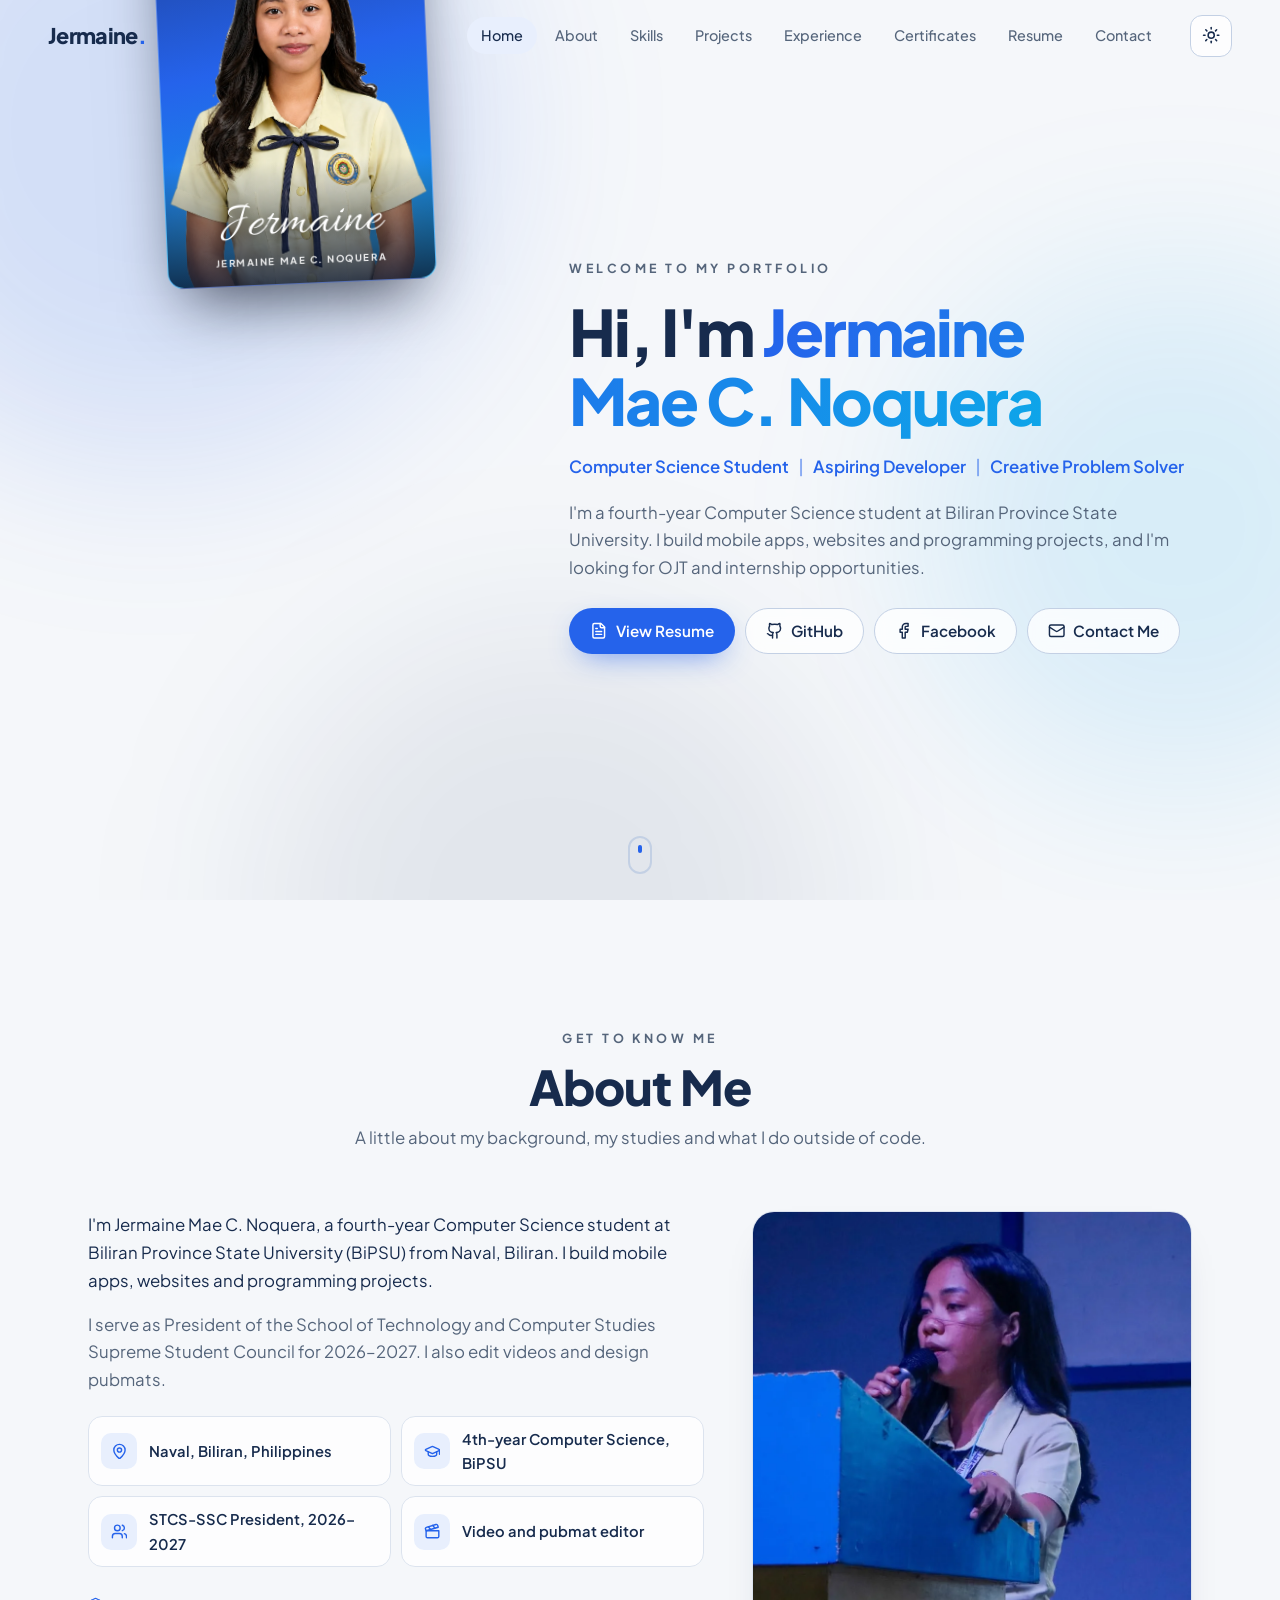
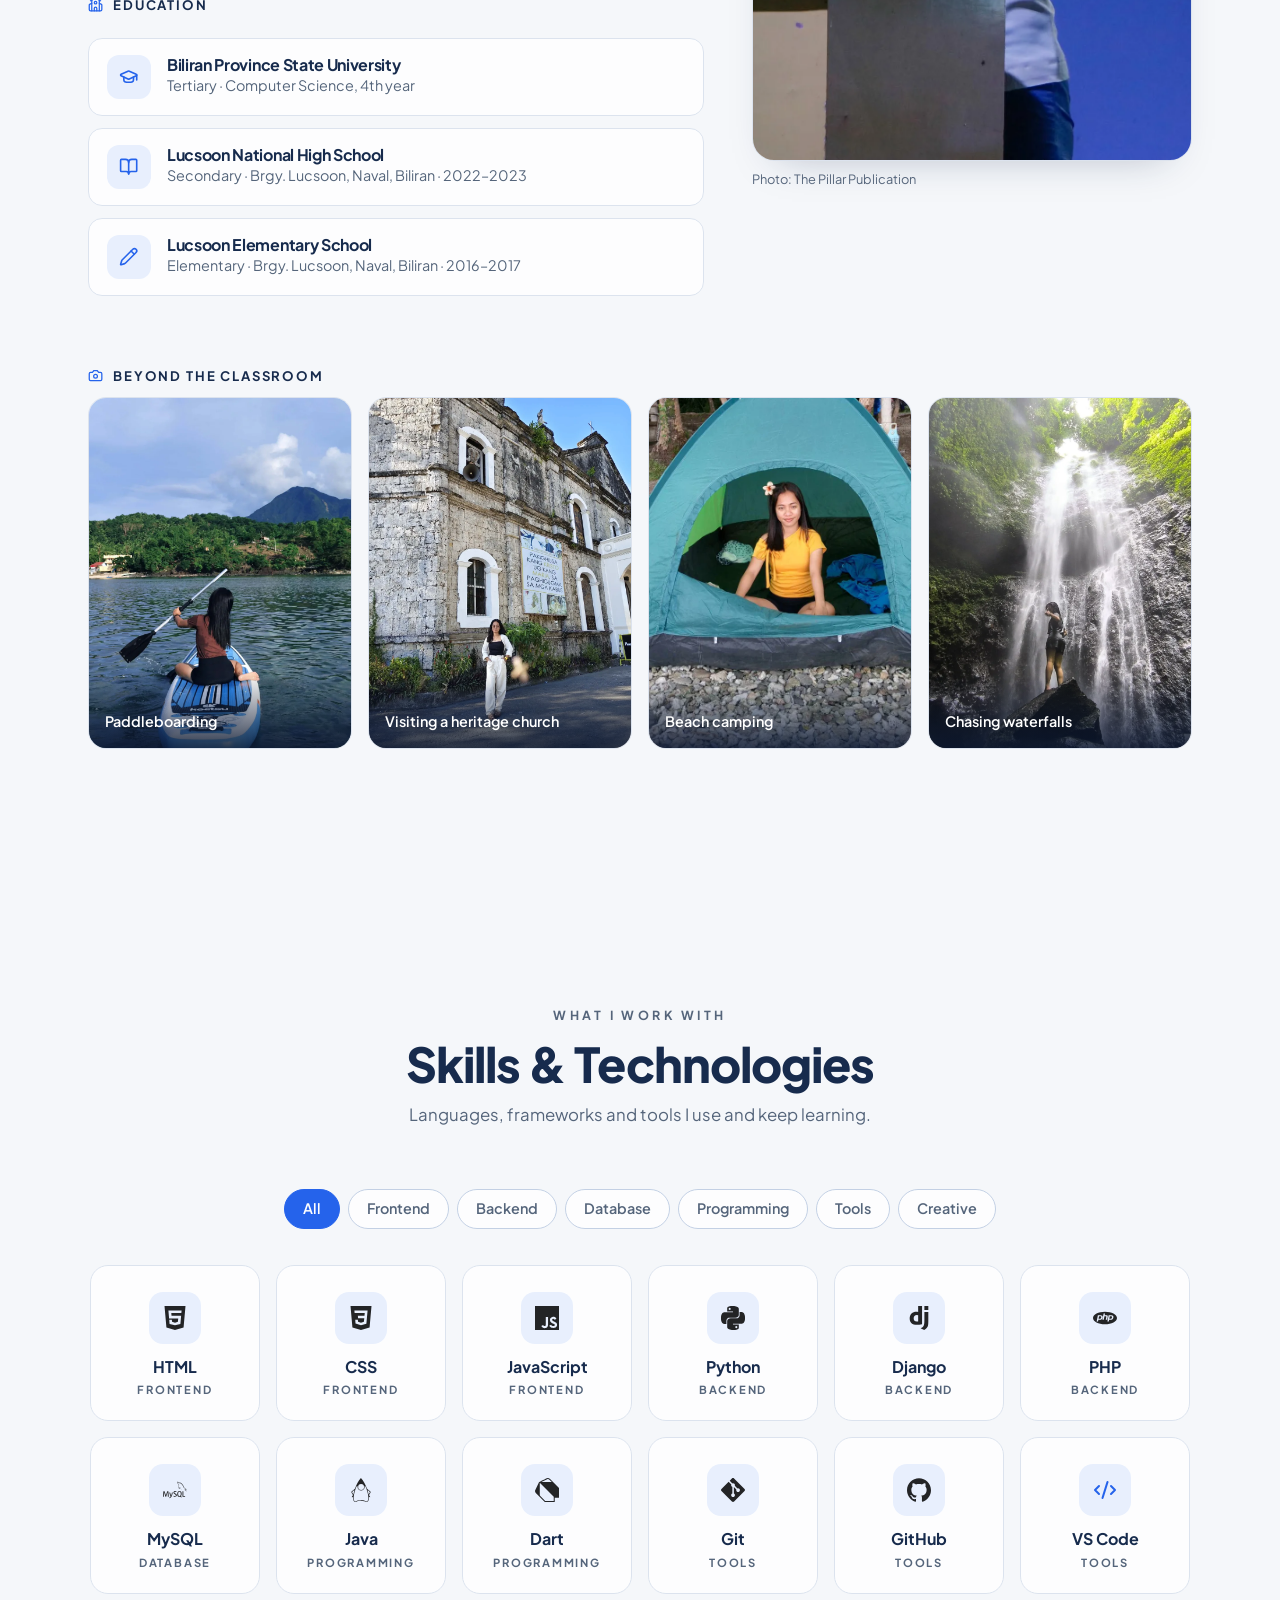
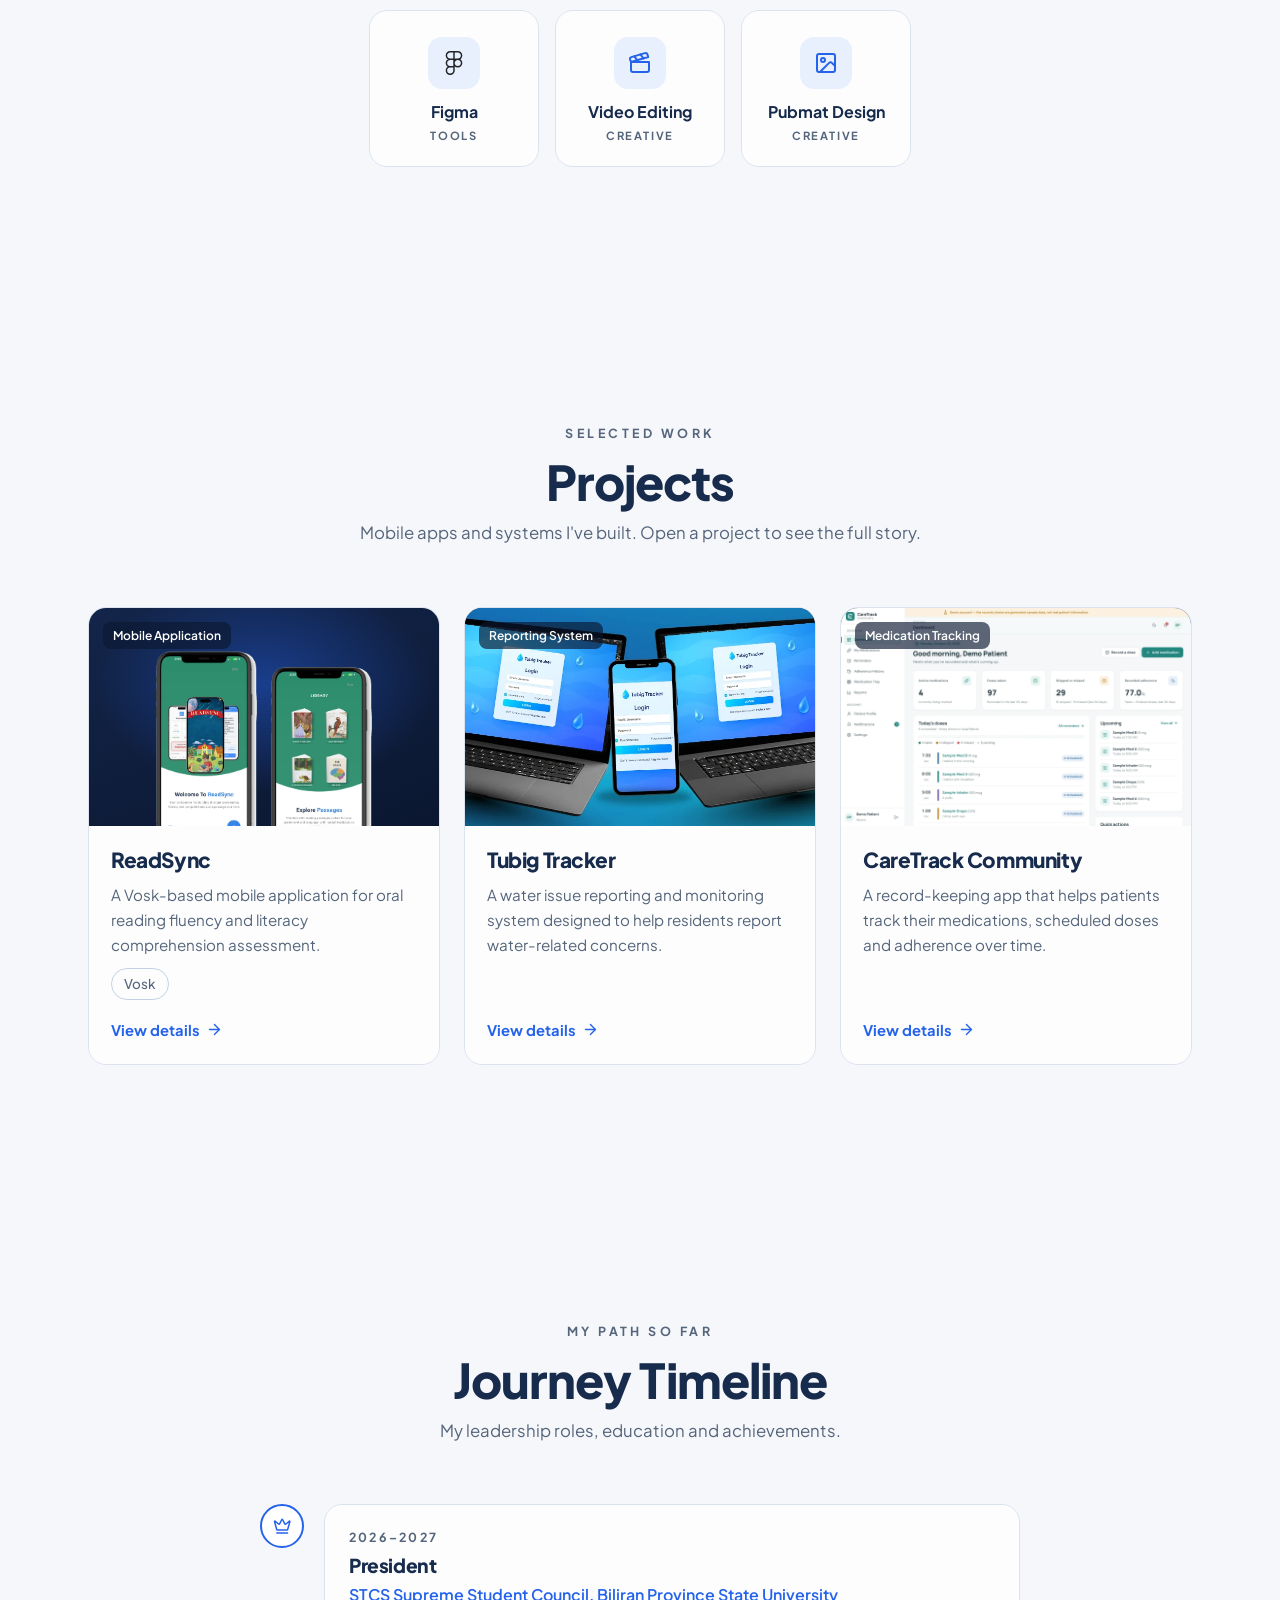
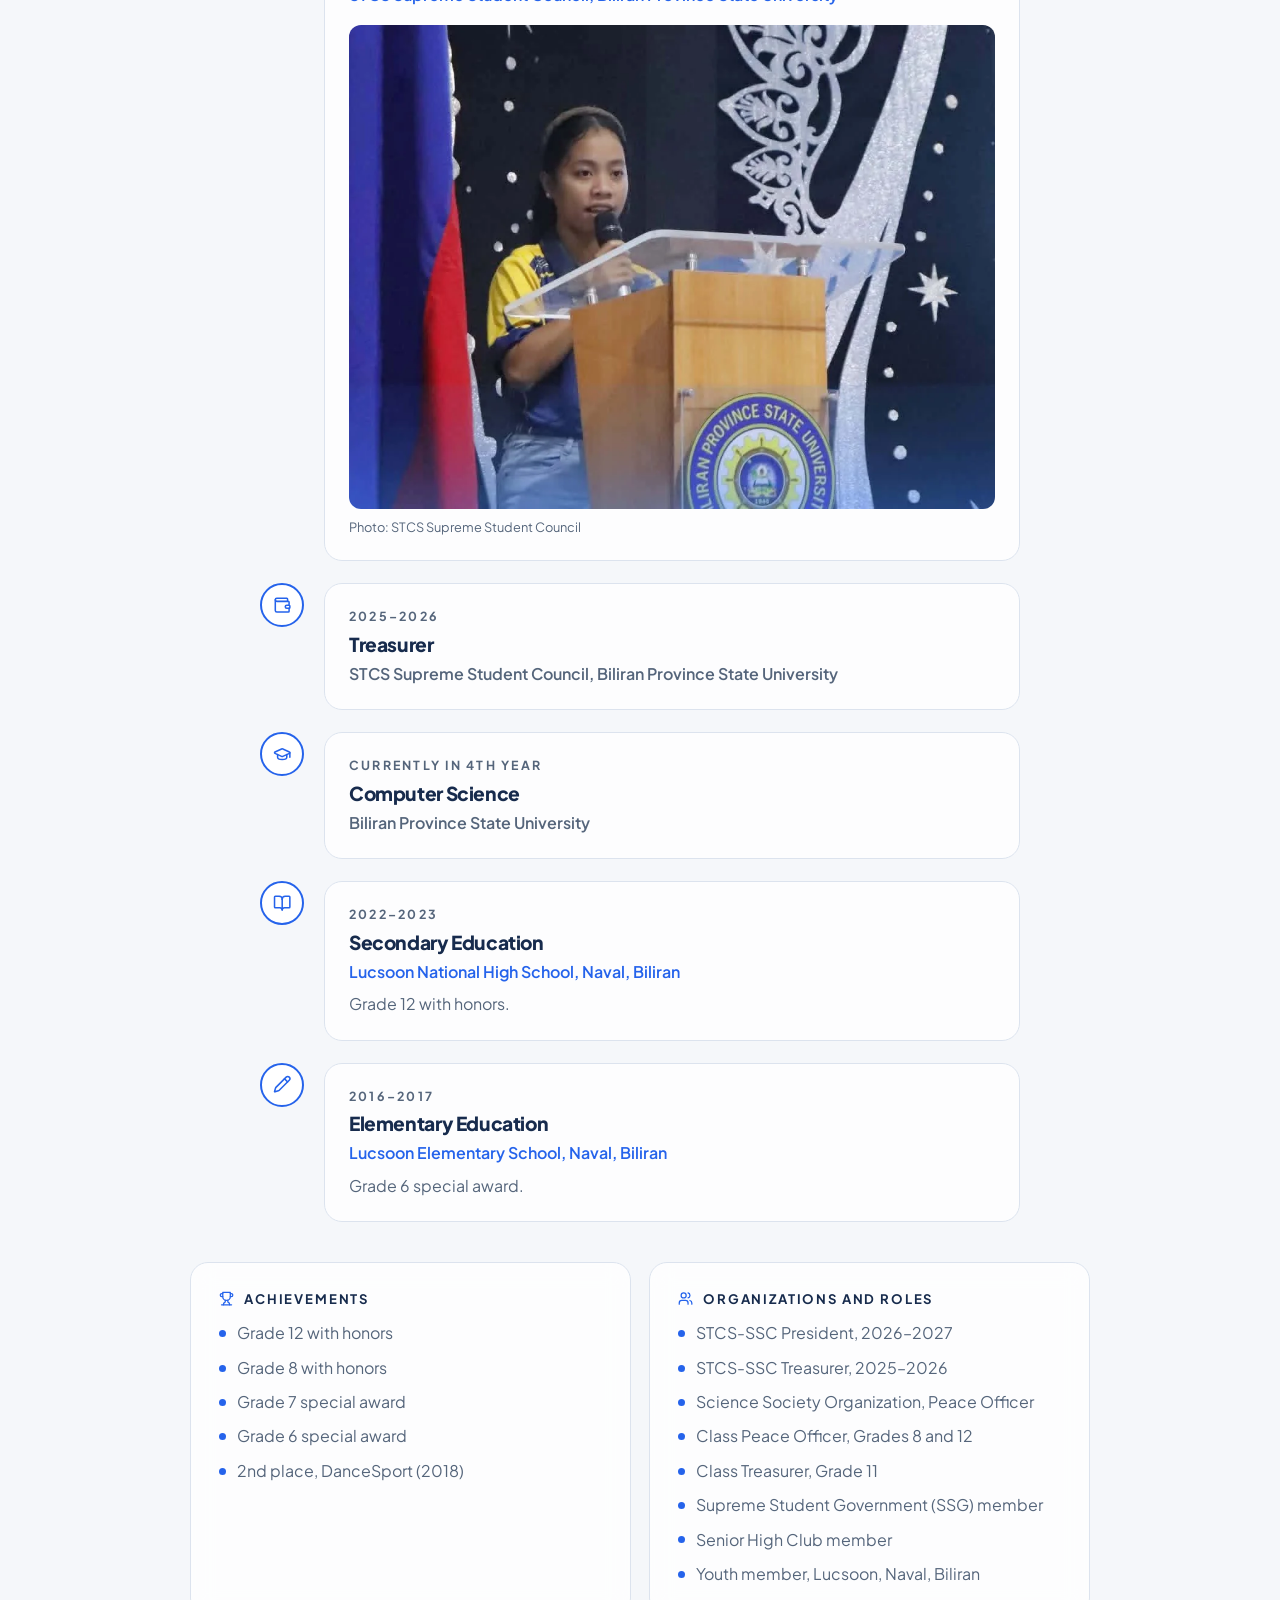
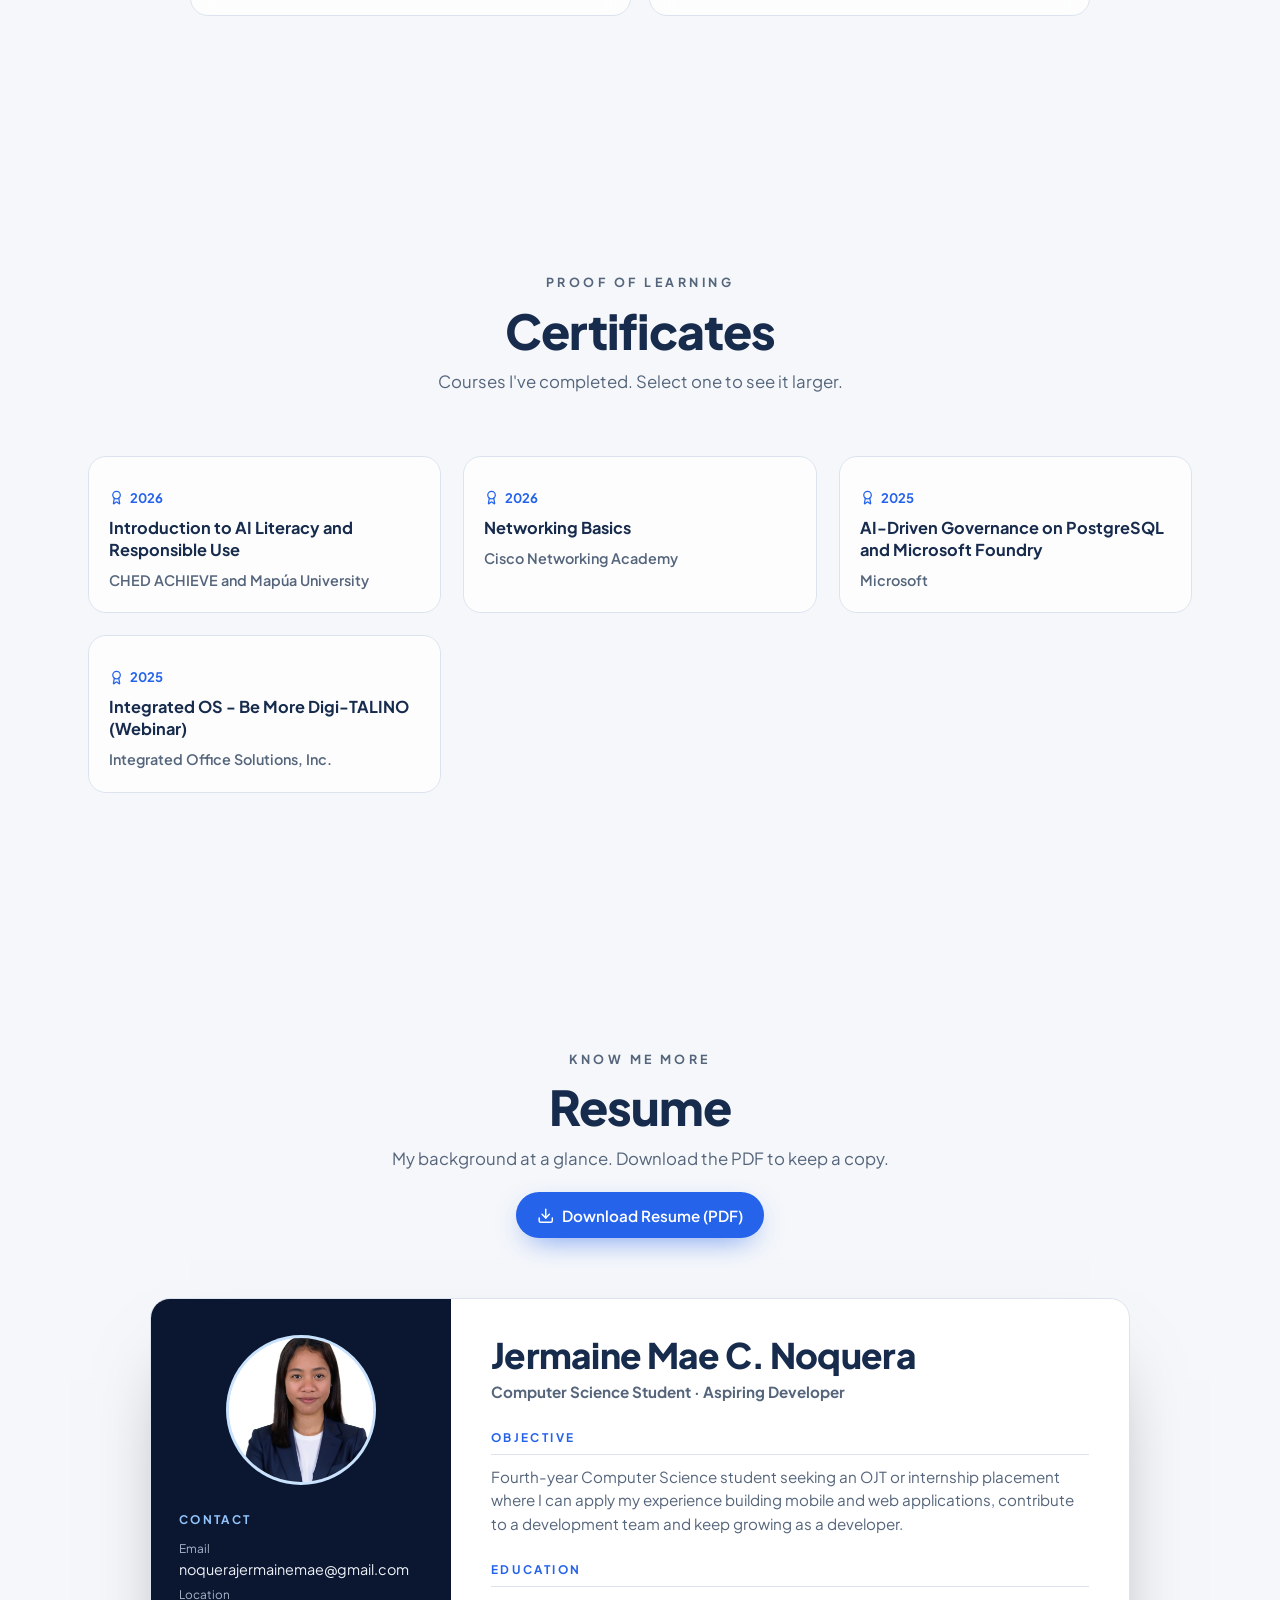
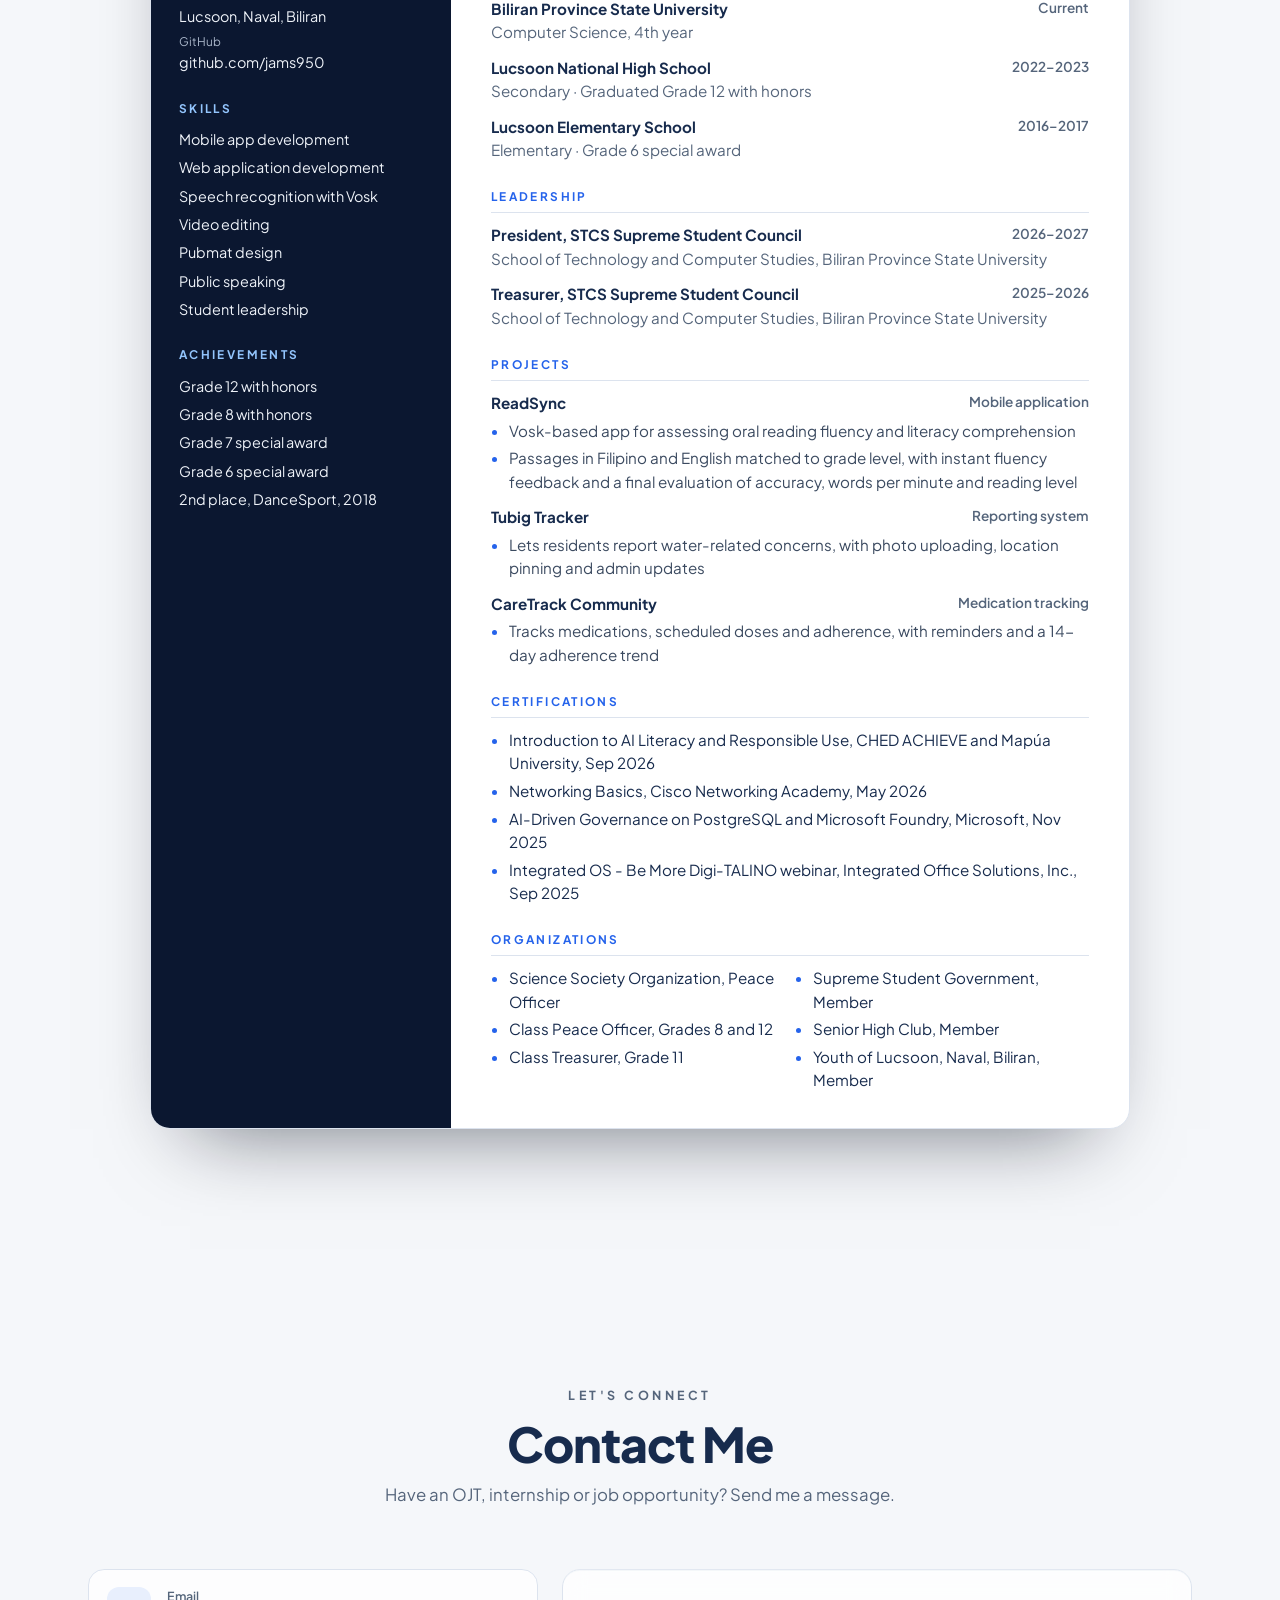
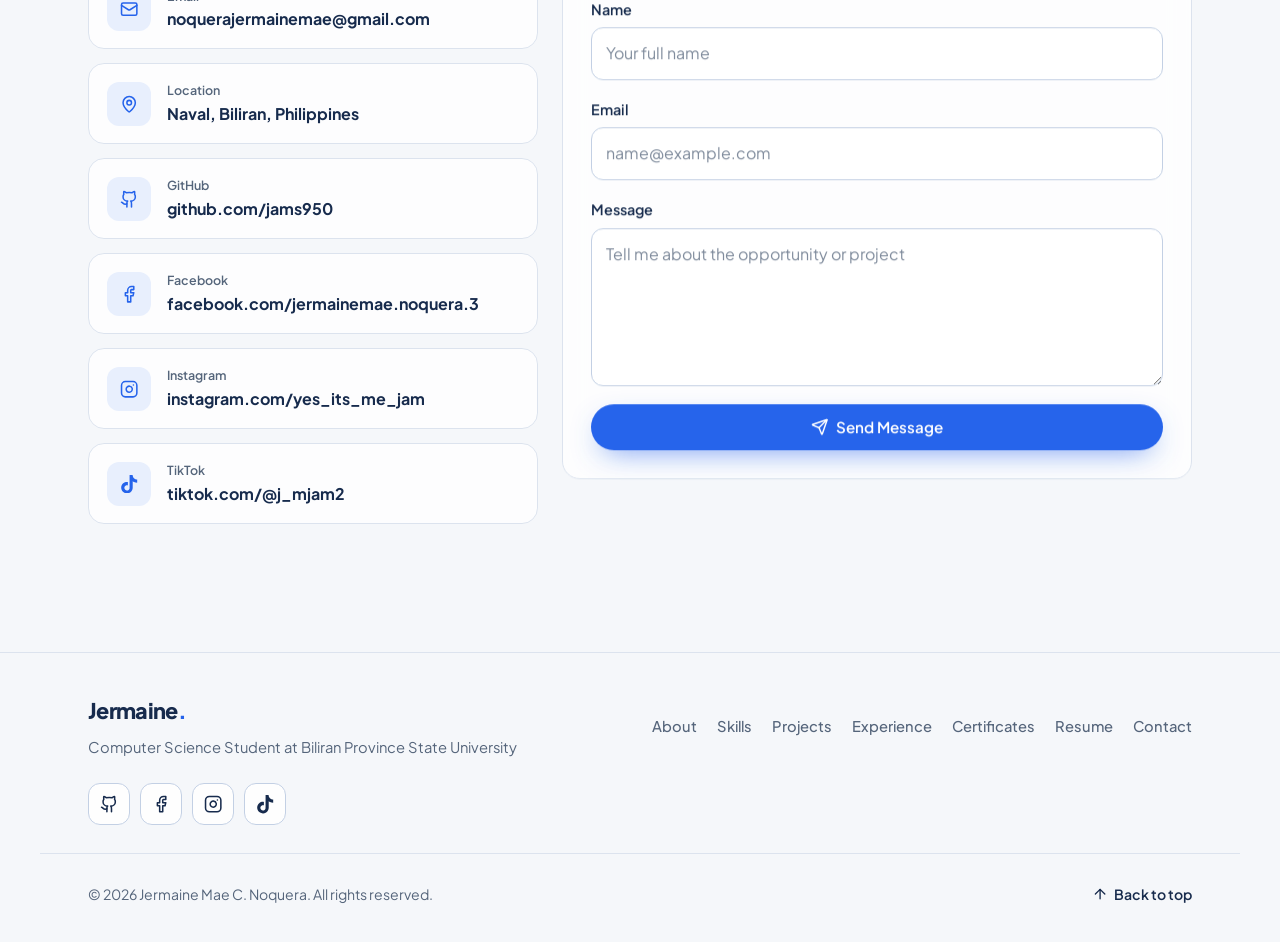
<file: index.html>
<!doctype html>
<html lang="en">
<head>
  <meta charset="utf-8">
  <meta name="viewport" content="width=device-width, initial-scale=1, viewport-fit=cover">
  <title>Jermaine Mae C. Noquera Portfolio</title>
  <meta name="description" content="Portfolio of Jermaine Mae C. Noquera, a Computer Science student and aspiring developer.">
  <meta name="theme-color" content="#0B1730">
  <link rel="icon" href="portfolio/assets/icons/favicon.svg" type="image/svg+xml">
  <link rel="preload" href="portfolio/assets/images/profile.webp" as="image">

  <!-- Runs before the page paints, so the saved theme never flickers. -->
  <script>
    (function () {
      var root = document.documentElement, saved = null;
      root.classList.add('js');
      try { saved = localStorage.getItem('portfolio-theme'); } catch (e) {}
      var dark = window.matchMedia && matchMedia('(prefers-color-scheme: dark)').matches;
      root.setAttribute('data-theme', saved === 'dark' || saved === 'light' ? saved : (dark ? 'dark' : 'light'));
    })();
  </script>

  <link rel="stylesheet" href="portfolio/css/themes.css">
  <link rel="stylesheet" href="portfolio/css/style.css">
  <link rel="stylesheet" href="portfolio/css/responsive.css">
</head>

<body>
  <a class="skip-link" href="#main">Skip to content</a>

  <!-- Soft background glows -->
  <div class="glow" aria-hidden="true"><span></span><span></span><span></span></div>

  <!-- ===== PRELOADER ===== -->
  <div class="preloader" aria-hidden="true">
    <p class="logo">Jermaine<span>.</span></p>
    <div class="preloader__bar"><span></span></div>
  </div>

  <!-- ===== NAVIGATION ===== -->
  <header class="nav" id="nav">
    <a class="logo" href="#home" aria-label="Jermaine, back to top">Jermaine<span>.</span></a>

    <nav class="nav__links" aria-label="Main">
      <a href="#home">Home</a>
      <a href="#about">About</a>
      <a href="#skills">Skills</a>
      <a href="#projects">Projects</a>
      <a href="#experience">Experience</a>
      <a href="#certificates">Certificates</a>
      <a href="#resume">Resume</a>
      <a href="#contact">Contact</a>
    </nav>

    <div class="nav__actions">
      <button class="theme-toggle" id="theme-toggle" type="button" aria-label="Switch color theme">
        <i data-lucide="sun" aria-hidden="true"></i>
        <i data-lucide="moon" aria-hidden="true"></i>
      </button>
      <button class="icon-btn nav__burger" id="menu-button" type="button" aria-expanded="false" aria-controls="mobile-menu" aria-label="Open menu">
        <i data-lucide="menu" aria-hidden="true"></i>
        <i data-lucide="x" aria-hidden="true"></i>
      </button>
    </div>
  </header>

  <div class="menu" id="mobile-menu" hidden>
    <nav aria-label="Mobile">
      <a href="#home">Home</a>
      <a href="#about">About</a>
      <a href="#skills">Skills</a>
      <a href="#projects">Projects</a>
      <a href="#experience">Experience</a>
      <a href="#certificates">Certificates</a>
      <a href="#resume">Resume</a>
      <a href="#contact">Contact</a>
    </nav>
  </div>

  <main id="main">

    <!-- ===== HERO ===== -->
    <!-- The ID card sits on the left. To move it right, add the class "hero--card-right". -->
    <section class="hero" id="home">
      <div class="hero__card-zone">
        <!-- The hanging ID card. Drag it to swing it (js/lanyard.js). -->
        <div class="lanyard" id="lanyard">
          <canvas class="lanyard__strap" aria-hidden="true"></canvas>
          <div class="id-card" id="id-card" role="img" aria-label="ID card with a photo of Jermaine Mae C. Noquera. Drag it to swing it.">
            <span class="id-card__clip" aria-hidden="true"></span>
            <div class="id-card__face">
              <div class="id-card__top">
                <span class="id-card__brand">JMN</span>
                <span class="id-card__tag">Computer Science</span>
              </div>
              <!-- To change your photo, replace assets/images/profile.webp -->
              <img class="id-card__photo" src="portfolio/assets/images/profile.webp" width="997" height="1328" alt="" draggable="false">
              <div class="id-card__bottom">
                <p class="id-card__script">Jermaine</p>
                <p class="id-card__full">Jermaine Mae C. Noquera</p>
              </div>
            </div>
          </div>
        </div>
      </div>

      <div class="hero__content">
        <p class="eyebrow" data-hero>Welcome to my portfolio</p>
        <h1 class="hero__title" data-hero>Hi, I'm <span class="gradient-text">Jermaine Mae C. Noquera</span></h1>
        <p class="hero__role" data-hero>Computer Science Student <span aria-hidden="true">|</span> Aspiring Developer <span aria-hidden="true">|</span> Creative Problem Solver</p>
        <p class="hero__intro" data-hero>I'm a fourth-year Computer Science student at Biliran Province State University. I build mobile apps, websites and programming projects, and I'm looking for OJT and internship opportunities.</p>
        <div class="hero__cta" data-hero>
          <a class="btn btn--primary" href="#resume"><i data-lucide="file-text" aria-hidden="true"></i>View Resume</a>
          <a class="btn btn--soft" data-config="social.github" data-name="GitHub" data-text><i data-lucide="github" aria-hidden="true"></i>GitHub</a>
          <a class="btn btn--soft" data-config="social.facebook" data-name="Facebook" data-text><i data-lucide="facebook" aria-hidden="true"></i>Facebook</a>
          <a class="btn btn--soft" href="#contact"><i data-lucide="mail" aria-hidden="true"></i>Contact Me</a>
        </div>
      </div>

      <a class="scroll-cue" href="#about" aria-label="Scroll to About"><span></span></a>
    </section>

    <!-- ===== ABOUT ===== -->
    <section class="section" id="about">
      <div class="wrap">
        <header class="section-head" data-reveal>
          <p class="eyebrow">Get to know me</p>
          <h2>About Me</h2>
          <p class="section-head__sub">A little about my background, my studies and what I do outside of code.</p>
        </header>

        <div class="about">
          <div class="about__story" data-reveal>
            <p>I'm Jermaine Mae C. Noquera, a fourth-year Computer Science student at Biliran Province State University (BiPSU) from Naval, Biliran. I build mobile apps, websites and programming projects.</p>
            <p>I serve as President of the School of Technology and Computer Studies Supreme Student Council for 2026–2027. I also edit videos and design pubmats.</p>

            <ul class="quick-facts">
              <li><span class="tile-icon"><i data-lucide="map-pin" aria-hidden="true"></i></span>Naval, Biliran, Philippines</li>
              <li><span class="tile-icon"><i data-lucide="graduation-cap" aria-hidden="true"></i></span>4th-year Computer Science, BiPSU</li>
              <li><span class="tile-icon"><i data-lucide="users" aria-hidden="true"></i></span>STCS-SSC President, 2026–2027</li>
              <li><span class="tile-icon"><i data-lucide="clapperboard" aria-hidden="true"></i></span>Video and pubmat editor</li>
            </ul>

            <h3 class="mini-title"><i data-lucide="school" aria-hidden="true"></i>Education</h3>
            <!-- EDIT: copy an .edu-card to add a school. -->
            <div class="edu-list">
              <article class="edu-card">
                <span class="tile-icon"><i data-lucide="graduation-cap" aria-hidden="true"></i></span>
                <div>
                  <h3>Biliran Province State University</h3>
                  <p>Tertiary · Computer Science, 4th year</p>
                </div>
              </article>
              <article class="edu-card">
                <span class="tile-icon"><i data-lucide="book-open" aria-hidden="true"></i></span>
                <div>
                  <h3>Lucsoon National High School</h3>
                  <p>Secondary · Brgy. Lucsoon, Naval, Biliran · 2022–2023</p>
                </div>
              </article>
              <article class="edu-card">
                <span class="tile-icon"><i data-lucide="pencil" aria-hidden="true"></i></span>
                <div>
                  <h3>Lucsoon Elementary School</h3>
                  <p>Elementary · Brgy. Lucsoon, Naval, Biliran · 2016–2017</p>
                </div>
              </article>
            </div>
          </div>

          <figure class="about__photo" data-reveal>
            <img src="portfolio/assets/images/speaking-pillar.webp" width="900" height="1125" loading="lazy"
                 alt="Jermaine speaking at a podium during a school event">
            <figcaption>Photo: The Pillar Publication</figcaption>
          </figure>
        </div>

        <!-- EDIT: photos live in assets/images/. Copy a <figure> to add one. -->
        <div class="life" data-reveal>
          <h3 class="mini-title"><i data-lucide="camera" aria-hidden="true"></i>Beyond the classroom</h3>
          <div class="life__grid">
            <figure><img src="portfolio/assets/images/life-paddleboard.webp" width="900" height="1200" loading="lazy" alt="Jermaine paddleboarding toward a green, mountainous shore"><figcaption>Paddleboarding</figcaption></figure>
            <figure><img src="portfolio/assets/images/life-church.webp" width="900" height="1200" loading="lazy" alt="Jermaine standing in front of an old stone church"><figcaption>Visiting a heritage church</figcaption></figure>
            <figure><img src="portfolio/assets/images/life-camping.webp" width="900" height="780" loading="lazy" alt="Jermaine smiling inside a tent on a pebble beach"><figcaption>Beach camping</figcaption></figure>
            <figure><img src="portfolio/assets/images/life-waterfall.webp" width="900" height="1200" loading="lazy" alt="Jermaine standing on a rock beneath a tall waterfall"><figcaption>Chasing waterfalls</figcaption></figure>
          </div>
        </div>
      </div>
    </section>

    <!-- ===== SKILLS ===== -->
    <section class="section" id="skills">
      <div class="wrap">
        <header class="section-head" data-reveal>
          <p class="eyebrow">What I work with</p>
          <h2>Skills &amp; Technologies</h2>
          <p class="section-head__sub">Languages, frameworks and tools I use and keep learning.</p>
        </header>

        <div class="filters" role="group" aria-label="Filter skills" data-reveal>
          <button type="button" class="filter is-active" data-filter="all" aria-pressed="true">All</button>
          <button type="button" class="filter" data-filter="frontend" aria-pressed="false">Frontend</button>
          <button type="button" class="filter" data-filter="backend" aria-pressed="false">Backend</button>
          <button type="button" class="filter" data-filter="database" aria-pressed="false">Database</button>
          <button type="button" class="filter" data-filter="programming" aria-pressed="false">Programming</button>
          <button type="button" class="filter" data-filter="tools" aria-pressed="false">Tools</button>
          <button type="button" class="filter" data-filter="creative" aria-pressed="false">Creative</button>
        </div>

        <!-- EDIT: to add a skill, copy one <li>. Put its SVG logo in assets/icons/. -->
        <ul class="skill-grid" id="skill-grid">
          <li class="skill" data-category="frontend"><span class="skill__icon"><img src="portfolio/assets/icons/html5.svg" alt="" width="24" height="24"></span><h3>HTML</h3><p>Frontend</p></li>
          <li class="skill" data-category="frontend"><span class="skill__icon"><img src="portfolio/assets/icons/css3.svg" alt="" width="24" height="24"></span><h3>CSS</h3><p>Frontend</p></li>
          <li class="skill" data-category="frontend"><span class="skill__icon"><img src="portfolio/assets/icons/javascript.svg" alt="" width="24" height="24"></span><h3>JavaScript</h3><p>Frontend</p></li>
          <li class="skill" data-category="backend"><span class="skill__icon"><img src="portfolio/assets/icons/python.svg" alt="" width="24" height="24"></span><h3>Python</h3><p>Backend</p></li>
          <li class="skill" data-category="backend"><span class="skill__icon"><img src="portfolio/assets/icons/django.svg" alt="" width="24" height="24"></span><h3>Django</h3><p>Backend</p></li>
          <li class="skill" data-category="backend"><span class="skill__icon"><img src="portfolio/assets/icons/php.svg" alt="" width="24" height="24"></span><h3>PHP</h3><p>Backend</p></li>
          <li class="skill" data-category="database"><span class="skill__icon"><img src="portfolio/assets/icons/mysql.svg" alt="" width="24" height="24"></span><h3>MySQL</h3><p>Database</p></li>
          <li class="skill" data-category="programming"><span class="skill__icon"><img src="portfolio/assets/icons/openjdk.svg" alt="" width="24" height="24"></span><h3>Java</h3><p>Programming</p></li>
          <li class="skill" data-category="programming"><span class="skill__icon"><img src="portfolio/assets/icons/dart.svg" alt="" width="24" height="24"></span><h3>Dart</h3><p>Programming</p></li>
          <li class="skill" data-category="tools"><span class="skill__icon"><img src="portfolio/assets/icons/git.svg" alt="" width="24" height="24"></span><h3>Git</h3><p>Tools</p></li>
          <li class="skill" data-category="tools"><span class="skill__icon"><img src="portfolio/assets/icons/github.svg" alt="" width="24" height="24"></span><h3>GitHub</h3><p>Tools</p></li>
          <li class="skill" data-category="tools"><span class="skill__icon skill__icon--lucide"><i data-lucide="code-xml" aria-hidden="true"></i></span><h3>VS Code</h3><p>Tools</p></li>
          <li class="skill" data-category="tools"><span class="skill__icon"><img src="portfolio/assets/icons/figma.svg" alt="" width="24" height="24"></span><h3>Figma</h3><p>Tools</p></li>
          <li class="skill" data-category="creative"><span class="skill__icon skill__icon--lucide"><i data-lucide="clapperboard" aria-hidden="true"></i></span><h3>Video Editing</h3><p>Creative</p></li>
          <li class="skill" data-category="creative"><span class="skill__icon skill__icon--lucide"><i data-lucide="image" aria-hidden="true"></i></span><h3>Pubmat Design</h3><p>Creative</p></li>
        </ul>
      </div>
    </section>

    <!-- ===== PROJECTS ===== -->
    <section class="section" id="projects">
      <div class="wrap">
        <header class="section-head" data-reveal>
          <p class="eyebrow">Selected work</p>
          <h2>Projects</h2>
          <p class="section-head__sub">Mobile apps and systems I've built. Open a project to see the full story.</p>
        </header>

        <div class="project-grid">
          <!-- EDIT: each card opens the matching detail page below (data-open="detail-id"). -->
          <article class="project-card" data-reveal>
            <button class="project-card__open" type="button" data-open="detail-readsync" aria-label="Open ReadSync details"></button>
            <div class="cover cover--phones">
              <span class="cover__chip">Mobile Application</span>
              <img src="portfolio/assets/projects/readsync-welcome.webp" width="546" height="1053" loading="lazy" alt="ReadSync welcome screen">
              <img src="portfolio/assets/projects/readsync-library.webp" width="546" height="1053" loading="lazy" alt="ReadSync passage library">
            </div>
            <div class="project-card__body">
              <h3>ReadSync</h3>
              <p>A Vosk-based mobile application for oral reading fluency and literacy comprehension assessment.</p>
              <ul class="tags"><li>Vosk</li></ul>
              <span class="link-arrow">View details <i data-lucide="arrow-right" aria-hidden="true"></i></span>
            </div>
          </article>

          <article class="project-card" data-reveal>
            <button class="project-card__open" type="button" data-open="detail-tubig" aria-label="Open Tubig Tracker details"></button>
            <div class="cover">
              <span class="cover__chip">Reporting System</span>
              <img src="portfolio/assets/projects/tubig-devices.webp" width="1080" height="430" loading="lazy" alt="Tubig Tracker login screen on two laptops and a phone">
            </div>
            <div class="project-card__body">
              <h3>Tubig Tracker</h3>
              <p>A water issue reporting and monitoring system designed to help residents report water-related concerns.</p>
              
              <span class="link-arrow">View details <i data-lucide="arrow-right" aria-hidden="true"></i></span>
            </div>
          </article>

          <article class="project-card" data-reveal>
            <button class="project-card__open" type="button" data-open="detail-caretrack" aria-label="Open CareTrack Community details"></button>
            <div class="cover cover--top">
              <span class="cover__chip">Medication Tracking</span>
              <img src="portfolio/assets/projects/caretrack-cover.webp" width="1440" height="900" loading="lazy" alt="CareTrack Community dashboard">
            </div>
            <div class="project-card__body">
              <h3>CareTrack Community</h3>
              <p>A record-keeping app that helps patients track their medications, scheduled doses and adherence over time.</p>
              
              <span class="link-arrow">View details <i data-lucide="arrow-right" aria-hidden="true"></i></span>
            </div>
          </article>
        </div>
      </div>
    </section>

    <!-- ===== JOURNEY TIMELINE ===== -->
    <section class="section" id="experience">
      <div class="wrap">
        <header class="section-head" data-reveal>
          <p class="eyebrow">My path so far</p>
          <h2>Journey Timeline</h2>
          <p class="section-head__sub">My leadership roles, education and achievements.</p>
        </header>

        <!-- EDIT: one <li> per milestone, newest first. -->
        <ol class="timeline">
          <li class="timeline__item" data-reveal>
            <span class="timeline__dot"><i data-lucide="crown" aria-hidden="true"></i></span>
            <article class="timeline__card">
              <p class="timeline__date">2026–2027</p>
              <h3>President</h3>
              <p class="timeline__place">STCS Supreme Student Council, Biliran Province State University</p>
              <figure class="timeline__photo">
                <img src="portfolio/assets/images/speaking-ssc.webp" width="1070" height="800" loading="lazy" alt="Jermaine speaking at the Biliran Province State University podium">
                <figcaption>Photo: STCS Supreme Student Council</figcaption>
              </figure>
            </article>
          </li>
          <li class="timeline__item" data-reveal>
            <span class="timeline__dot"><i data-lucide="wallet" aria-hidden="true"></i></span>
            <article class="timeline__card">
              <p class="timeline__date">2025–2026</p>
              <h3>Treasurer</h3>
              <p class="timeline__place">STCS Supreme Student Council, Biliran Province State University</p>
            </article>
          </li>
          <li class="timeline__item" data-reveal>
            <span class="timeline__dot"><i data-lucide="graduation-cap" aria-hidden="true"></i></span>
            <article class="timeline__card">
              <p class="timeline__date">Currently in 4th year</p>
              <h3>Computer Science</h3>
              <p class="timeline__place">Biliran Province State University</p>
            </article>
          </li>
          <li class="timeline__item" data-reveal>
            <span class="timeline__dot"><i data-lucide="book-open" aria-hidden="true"></i></span>
            <article class="timeline__card">
              <p class="timeline__date">2022–2023</p>
              <h3>Secondary Education</h3>
              <p class="timeline__place">Lucsoon National High School, Naval, Biliran</p>
              <p>Grade 12 with honors.</p>
            </article>
          </li>
          <li class="timeline__item" data-reveal>
            <span class="timeline__dot"><i data-lucide="pencil" aria-hidden="true"></i></span>
            <article class="timeline__card">
              <p class="timeline__date">2016–2017</p>
              <h3>Elementary Education</h3>
              <p class="timeline__place">Lucsoon Elementary School, Naval, Biliran</p>
              <p>Grade 6 special award.</p>
            </article>
          </li>
        </ol>

        <div class="honors">
          <section class="panel" data-reveal>
            <h3 class="mini-title"><i data-lucide="trophy" aria-hidden="true"></i>Achievements</h3>
            <ul class="bullets">
              <li>Grade 12 with honors</li>
              <li>Grade 8 with honors</li>
              <li>Grade 7 special award</li>
              <li>Grade 6 special award</li>
              <li>2nd place, DanceSport (2018)</li>
            </ul>
          </section>
          <section class="panel" data-reveal>
            <h3 class="mini-title"><i data-lucide="users" aria-hidden="true"></i>Organizations and Roles</h3>
            <ul class="bullets">
              <li>STCS-SSC President, 2026–2027</li>
              <li>STCS-SSC Treasurer, 2025–2026</li>
              <li>Science Society Organization, Peace Officer</li>
              <li>Class Peace Officer, Grades 8 and 12</li>
              <li>Class Treasurer, Grade 11</li>
              <li>Supreme Student Government (SSG) member</li>
              <li>Senior High Club member</li>
              <li>Youth member, Lucsoon, Naval, Biliran</li>
            </ul>
          </section>
        </div>
      </div>
    </section>

    <!-- ===== CERTIFICATES ===== -->
    <section class="section" id="certificates">
      <div class="wrap">
        <header class="section-head" data-reveal>
          <p class="eyebrow">Proof of learning</p>
          <h2>Certificates</h2>
          <p class="section-head__sub">Courses I've completed. Select one to see it larger.</p>
        </header>

        <!-- EDIT: copy a <li> to add a certificate. Images go in assets/certificates/. -->
        <ul class="cert-grid">
          <li data-reveal>
            <button class="cert" type="button" data-cert>
              <span class="cert__thumb"><img src="portfolio/assets/certificates/ai-literacy.webp" alt="Certificate of completion for Introduction to AI Literacy and Responsible Use" loading="lazy" width="727" height="515"></span>
              <span class="cert__year"><i data-lucide="award" aria-hidden="true"></i>2026</span>
              <span class="cert__title">Introduction to AI Literacy and Responsible Use</span>
              <span class="cert__issuer">CHED ACHIEVE and Mapúa University</span>
            </button>
          </li>
          <li data-reveal>
            <button class="cert" type="button" data-cert>
              <span class="cert__thumb"><img src="portfolio/assets/certificates/networking-basics.webp" alt="Cisco Networking Academy certificate for Networking Basics" loading="lazy" width="750" height="501"></span>
              <span class="cert__year"><i data-lucide="award" aria-hidden="true"></i>2026</span>
              <span class="cert__title">Networking Basics</span>
              <span class="cert__issuer">Cisco Networking Academy</span>
            </button>
          </li>
          <li data-reveal>
            <button class="cert" type="button" data-cert>
              <span class="cert__thumb"><img src="portfolio/assets/certificates/microsoft-ai-governance.webp" alt="Microsoft certificate for AI-Driven Governance on PostgreSQL and Microsoft Foundry" loading="lazy" width="1400" height="1056"></span>
              <span class="cert__year"><i data-lucide="award" aria-hidden="true"></i>2025</span>
              <span class="cert__title">AI-Driven Governance on PostgreSQL and Microsoft Foundry</span>
              <span class="cert__issuer">Microsoft</span>
            </button>
          </li>
          <li data-reveal>
            <button class="cert" type="button" data-cert>
              <span class="cert__thumb"><img src="portfolio/assets/certificates/integrated-os-webinar.webp" alt="Certificate of participation for the Integrated OS - Be More Digi-TALINO webinar" loading="lazy" width="1395" height="1093"></span>
              <span class="cert__year"><i data-lucide="award" aria-hidden="true"></i>2025</span>
              <span class="cert__title">Integrated OS - Be More Digi-TALINO (Webinar)</span>
              <span class="cert__issuer">Integrated Office Solutions, Inc.</span>
            </button>
          </li>
        </ul>
      </div>
    </section>

    <!-- ===== RESUME ===== -->
    <section class="section" id="resume">
      <div class="wrap">
        <header class="section-head" data-reveal>
          <p class="eyebrow">Know me more</p>
          <h2>Resume</h2>
          <p class="section-head__sub">My background at a glance. Download the PDF to keep a copy.</p>
          <div class="resume-actions">
            <a class="btn btn--primary" data-config="cv" data-name="Download Resume" data-text data-download><i data-lucide="download" aria-hidden="true"></i>Download Resume (PDF)</a>
          </div>
        </header>

        <!-- EDIT: keep this in step with assets/Jermaine-Noquera-Resume.pdf -->
        <article class="resume-sheet" data-reveal aria-label="Resume of Jermaine Mae C. Noquera">
          <aside class="resume-sheet__side">
            <img class="resume-sheet__photo" src="portfolio/assets/images/profile-formal.webp" width="580" height="558" loading="lazy" alt="Formal portrait of Jermaine Mae C. Noquera">

            <h4>Contact</h4>
            <ul class="resume-sheet__contact">
              <li><span>Email</span>noquerajermainemae@gmail.com</li>
              <li><span>Location</span>Lucsoon, Naval, Biliran</li>
              <li><span>GitHub</span>github.com/jams950</li>
            </ul>

            <h4>Skills</h4>
            <ul>
              <li>Mobile app development</li>
              <li>Web application development</li>
              <li>Speech recognition with Vosk</li>
              <li>Video editing</li>
              <li>Pubmat design</li>
              <li>Public speaking</li>
              <li>Student leadership</li>
            </ul>

            <h4>Achievements</h4>
            <ul>
              <li>Grade 12 with honors</li>
              <li>Grade 8 with honors</li>
              <li>Grade 7 special award</li>
              <li>Grade 6 special award</li>
              <li>2nd place, DanceSport, 2018</li>
            </ul>
          </aside>

          <div class="resume-sheet__main">
            <h3 class="resume-sheet__name">Jermaine Mae C. Noquera</h3>
            <p class="resume-sheet__role">Computer Science Student · Aspiring Developer</p>

            <h4>Objective</h4>
            <p>Fourth-year Computer Science student seeking an OJT or internship placement where I can apply my experience building mobile and web applications, contribute to a development team and keep growing as a developer.</p>

            <h4>Education</h4>
            <div class="resume-item"><p><b>Biliran Province State University</b><span>Current</span></p><p>Computer Science, 4th year</p></div>
            <div class="resume-item"><p><b>Lucsoon National High School</b><span>2022–2023</span></p><p>Secondary · Graduated Grade 12 with honors</p></div>
            <div class="resume-item"><p><b>Lucsoon Elementary School</b><span>2016–2017</span></p><p>Elementary · Grade 6 special award</p></div>

            <h4>Leadership</h4>
            <div class="resume-item"><p><b>President, STCS Supreme Student Council</b><span>2026–2027</span></p><p>School of Technology and Computer Studies, Biliran Province State University</p></div>
            <div class="resume-item"><p><b>Treasurer, STCS Supreme Student Council</b><span>2025–2026</span></p><p>School of Technology and Computer Studies, Biliran Province State University</p></div>

            <h4>Projects</h4>
            <div class="resume-item"><p><b>ReadSync</b><span>Mobile application</span></p>
              <ul><li>Vosk-based app for assessing oral reading fluency and literacy comprehension</li><li>Passages in Filipino and English matched to grade level, with instant fluency feedback and a final evaluation of accuracy, words per minute and reading level</li></ul></div>
            <div class="resume-item"><p><b>Tubig Tracker</b><span>Reporting system</span></p>
              <ul><li>Lets residents report water-related concerns, with photo uploading, location pinning and admin updates</li></ul></div>
            <div class="resume-item"><p><b>CareTrack Community</b><span>Medication tracking</span></p>
              <ul><li>Tracks medications, scheduled doses and adherence, with reminders and a 14-day adherence trend</li></ul></div>

            <h4>Certifications</h4>
            <ul>
              <li>Introduction to AI Literacy and Responsible Use, CHED ACHIEVE and Mapúa University, Sep 2026</li>
              <li>Networking Basics, Cisco Networking Academy, May 2026</li>
              <li>AI-Driven Governance on PostgreSQL and Microsoft Foundry, Microsoft, Nov 2025</li>
              <li>Integrated OS - Be More Digi-TALINO webinar, Integrated Office Solutions, Inc., Sep 2025</li>
            </ul>

            <h4>Organizations</h4>
            <ul class="resume-sheet__cols">
              <li>Science Society Organization, Peace Officer</li>
              <li>Class Peace Officer, Grades 8 and 12</li>
              <li>Class Treasurer, Grade 11</li>
              <li>Supreme Student Government, Member</li>
              <li>Senior High Club, Member</li>
              <li>Youth of Lucsoon, Naval, Biliran, Member</li>
            </ul>
          </div>
        </article>
      </div>
    </section>

    <!-- ===== CONTACT ===== -->
    <section class="section" id="contact">
      <div class="wrap">
        <header class="section-head" data-reveal>
          <p class="eyebrow">Let's connect</p>
          <h2>Contact Me</h2>
          <p class="section-head__sub">Have an OJT, internship or job opportunity? Send me a message.</p>
        </header>

        <div class="contact">
          <ul class="contact__cards" data-reveal>
            <li><a class="contact-card" data-config="email" data-name="Email" data-text data-card>
              <span class="tile-icon"><i data-lucide="mail" aria-hidden="true"></i></span>
              <span><span class="contact-card__label">Email</span><span class="contact-card__value">Add your email</span></span>
            </a></li>
            <li><div class="contact-card">
              <span class="tile-icon"><i data-lucide="map-pin" aria-hidden="true"></i></span>
              <span><span class="contact-card__label">Location</span><span class="contact-card__value">Naval, Biliran, Philippines</span></span>
            </div></li>
            <li><a class="contact-card" data-config="social.github" data-name="GitHub" data-text data-card>
              <span class="tile-icon"><i data-lucide="github" aria-hidden="true"></i></span>
              <span><span class="contact-card__label">GitHub</span><span class="contact-card__value">Add your GitHub</span></span>
            </a></li>

            <li><a class="contact-card" data-config="social.facebook" data-name="Facebook" data-text data-card>
              <span class="tile-icon"><i data-lucide="facebook" aria-hidden="true"></i></span>
              <span><span class="contact-card__label">Facebook</span><span class="contact-card__value">Add your Facebook</span></span>
            </a></li>
            <li><a class="contact-card" data-config="social.instagram" data-name="Instagram" data-text data-card>
              <span class="tile-icon"><i data-lucide="instagram" aria-hidden="true"></i></span>
              <span><span class="contact-card__label">Instagram</span><span class="contact-card__value">Add your Instagram</span></span>
            </a></li>
            <li><a class="contact-card" data-config="social.tiktok" data-name="TikTok" data-text data-card>
              <span class="tile-icon"><svg class="lucide" viewBox="0 0 24 24" fill="currentColor" aria-hidden="true"><path d="M12.525.02c1.31-.02 2.61-.01 3.91-.02.08 1.53.63 3.09 1.75 4.17 1.12 1.11 2.7 1.62 4.24 1.79v4.03c-1.44-.05-2.89-.35-4.2-.97-.57-.26-1.1-.59-1.62-.93-.01 2.92.01 5.84-.02 8.75-.08 1.4-.54 2.79-1.35 3.94-1.31 1.92-3.58 3.17-5.91 3.21-1.43.08-2.86-.31-4.08-1.03-2.02-1.19-3.44-3.37-3.65-5.71-.02-.5-.03-1-.01-1.49.18-1.9 1.12-3.72 2.58-4.96 1.66-1.44 3.98-2.13 6.15-1.72.02 1.48-.04 2.96-.04 4.44-.99-.32-2.15-.23-3.02.37-.63.41-1.11 1.04-1.36 1.75-.21.51-.15 1.07-.14 1.61.24 1.64 1.82 3.02 3.5 2.87 1.12-.01 2.19-.66 2.77-1.61.19-.33.4-.67.41-1.06.1-1.79.06-3.57.07-5.36.01-4.03-.01-8.05.02-12.07z"/></svg></span>
              <span><span class="contact-card__label">TikTok</span><span class="contact-card__value">Add your TikTok</span></span>
            </a></li>
          </ul>

          <form class="form panel" id="contact-form" novalidate data-reveal>
            <div class="field">
              <label for="f-name">Name</label>
              <input id="f-name" name="name" type="text" autocomplete="name" placeholder="Your full name" required>
              <p class="field__error" id="f-name-error"></p>
            </div>
            <div class="field">
              <label for="f-email">Email</label>
              <input id="f-email" name="email" type="email" autocomplete="email" placeholder="name@example.com" required>
              <p class="field__error" id="f-email-error"></p>
            </div>
            <div class="field">
              <label for="f-message">Message</label>
              <textarea id="f-message" name="message" rows="5" placeholder="Tell me about the opportunity or project" required></textarea>
              <p class="field__error" id="f-message-error"></p>
            </div>
            <!-- Hidden from people. Bots fill it in, and those submissions are ignored. -->
            <input class="form__trap" name="botcheck" type="text" tabindex="-1" autocomplete="off" aria-hidden="true">
            <button class="btn btn--primary btn--block" type="submit">
              <i data-lucide="send" aria-hidden="true"></i><span class="btn__label">Send Message</span>
            </button>
            <p class="form__status" id="form-status" role="status"></p>
          </form>
        </div>
      </div>
    </section>
  </main>

  <!-- ===== FOOTER ===== -->
  <footer class="footer">
    <div class="wrap footer__inner">
      <div>
        <a class="logo" href="#home">Jermaine<span>.</span></a>
        <p class="footer__line">Computer Science Student at Biliran Province State University</p>
      </div>
      <nav class="footer__links" aria-label="Footer">
        <a href="#about">About</a>
        <a href="#skills">Skills</a>
        <a href="#projects">Projects</a>
        <a href="#experience">Experience</a>
        <a href="#certificates">Certificates</a>
        <a href="#resume">Resume</a>
        <a href="#contact">Contact</a>
      </nav>
      <ul class="socials" aria-label="Social media">
        <li><a data-config="social.github" data-name="GitHub"><i data-lucide="github" aria-hidden="true"></i></a></li>
        <li><a data-config="social.facebook" data-name="Facebook"><i data-lucide="facebook" aria-hidden="true"></i></a></li>
        <li><a data-config="social.instagram" data-name="Instagram"><i data-lucide="instagram" aria-hidden="true"></i></a></li>
        <li><a data-config="social.tiktok" data-name="TikTok"><svg class="lucide" viewBox="0 0 24 24" fill="currentColor" aria-hidden="true"><path d="M12.525.02c1.31-.02 2.61-.01 3.91-.02.08 1.53.63 3.09 1.75 4.17 1.12 1.11 2.7 1.62 4.24 1.79v4.03c-1.44-.05-2.89-.35-4.2-.97-.57-.26-1.1-.59-1.62-.93-.01 2.92.01 5.84-.02 8.75-.08 1.4-.54 2.79-1.35 3.94-1.31 1.92-3.58 3.17-5.91 3.21-1.43.08-2.86-.31-4.08-1.03-2.02-1.19-3.44-3.37-3.65-5.71-.02-.5-.03-1-.01-1.49.18-1.9 1.12-3.72 2.58-4.96 1.66-1.44 3.98-2.13 6.15-1.72.02 1.48-.04 2.96-.04 4.44-.99-.32-2.15-.23-3.02.37-.63.41-1.11 1.04-1.36 1.75-.21.51-.15 1.07-.14 1.61.24 1.64 1.82 3.02 3.5 2.87 1.12-.01 2.19-.66 2.77-1.61.19-.33.4-.67.41-1.06.1-1.79.06-3.57.07-5.36.01-4.03-.01-8.05.02-12.07z"/></svg></a></li>
      </ul>
    </div>
    <div class="wrap footer__bottom">
      <p>&copy; <span id="year">2026</span> Jermaine Mae C. Noquera. All rights reserved.</p>
      <a class="to-top" href="#home"><i data-lucide="arrow-up" aria-hidden="true"></i>Back to top</a>
    </div>
  </footer>

  <!-- ===== PROJECT DETAIL PAGES (open over the site) ===== -->
  <div class="detail" id="detail" hidden data-lenis-prevent>
    <div class="detail__bar">
      <button class="btn btn--soft btn--small" type="button" data-close-detail><i data-lucide="arrow-left" aria-hidden="true"></i>Back to Projects</button>
    </div>

    <!-- EDIT: ReadSync details -->
    <article class="detail__page wrap" id="detail-readsync" hidden aria-labelledby="detail-readsync-title">
      <p class="eyebrow">Mobile Application</p>
      <h2 id="detail-readsync-title">ReadSync</h2>
      <p class="detail__lead">A Vosk-based mobile application for oral reading fluency and literacy comprehension assessment.</p>
      <div class="detail__actions">
        <a class="btn btn--primary btn--small" data-config="projects.readsync.github" data-name="View Code" data-text><i data-lucide="github" aria-hidden="true"></i>View Code</a>
        <a class="btn btn--soft btn--small" data-config="projects.readsync.live" data-name="View Project" data-text><i data-lucide="external-link" aria-hidden="true"></i>View Project</a>
      </div>
      <div class="cover cover--phones cover--large">
        <img src="portfolio/assets/projects/readsync-welcome.webp" width="546" height="1053" alt="ReadSync welcome screen">
        <img src="portfolio/assets/projects/readsync-library.webp" width="546" height="1053" alt="ReadSync passage library">
      </div>
      <div class="detail__grid">
        <section class="panel"><h3 class="mini-title"><i data-lucide="layers" aria-hidden="true"></i>Overview</h3><p>ReadSync is a companion for building stronger oral reading fluency and comprehension, one passage at a time. Learners read passages aloud, and the app assesses their reading using Vosk speech recognition.</p></section>
        <section class="panel"><h3 class="mini-title"><i data-lucide="circle-help" aria-hidden="true"></i>Problem</h3><p><span class="ph">The problem ReadSync solves</span></p></section>
        <section class="panel"><h3 class="mini-title"><i data-lucide="list-checks" aria-hidden="true"></i>Features</h3>
          <ul class="bullets"><li>Oral reading fluency and literacy comprehension assessment</li><li>Library of reading passages in Filipino and English</li><li>Passages picked for the reader's grade level and language</li><li>Instant feedback on fluency</li><li>Final evaluation with accuracy, reading speed in words per minute and reading level</li><li>Reading profile, such as Independent or Frustration</li><li>Breakdown of reading miscues</li></ul></section>
      </div>
      <section class="detail__screens">
        <h3 class="mini-title"><i data-lucide="images" aria-hidden="true"></i>Screens</h3>
        <div class="gallery">
          <figure><img src="portfolio/assets/projects/readsync-welcome.webp" alt="ReadSync welcome screen" loading="lazy"><figcaption>Welcome screen</figcaption></figure>
          <figure><img src="portfolio/assets/projects/readsync-library.webp" alt="ReadSync passage library" loading="lazy"><figcaption>Passage library</figcaption></figure>
        </div>
      </section>
    </article>

    <!-- EDIT: Tubig Tracker details -->
    <article class="detail__page wrap" id="detail-tubig" hidden aria-labelledby="detail-tubig-title">
      <p class="eyebrow">Water Issue Reporting System</p>
      <h2 id="detail-tubig-title">Tubig Tracker</h2>
      <p class="detail__lead">A water issue reporting and monitoring system designed to help residents report water-related concerns.</p>
      <div class="detail__actions">
        <a class="btn btn--primary btn--small" data-config="projects.tubig.github" data-name="View Code" data-text><i data-lucide="github" aria-hidden="true"></i>View Code</a>
        <a class="btn btn--soft btn--small" data-config="projects.tubig.live" data-name="View Project" data-text><i data-lucide="external-link" aria-hidden="true"></i>View Project</a>
      </div>
      <div class="cover cover--large"><img src="portfolio/assets/projects/tubig-devices.webp" width="1080" height="430" alt="Tubig Tracker login screen on two laptops and a phone"></div>
      <div class="detail__grid">
        <section class="panel"><h3 class="mini-title"><i data-lucide="layers" aria-hidden="true"></i>Overview</h3><p>Its message to residents: your community's water matters. Tubig Tracker lets them report problems, share photos and stay updated with just a few clicks.</p></section>
        <section class="panel"><h3 class="mini-title"><i data-lucide="circle-help" aria-hidden="true"></i>Problem</h3><p><span class="ph">The problem Tubig Tracker solves</span></p></section>
        <section class="panel"><h3 class="mini-title"><i data-lucide="list-checks" aria-hidden="true"></i>Features</h3>
          <ul class="bullets"><li>Easy registration and login</li><li>Issue reporting</li><li>Photo uploading</li><li>Location pinning</li><li>Admin updates</li><li>User-friendly interface</li></ul></section>
      </div>
      <section class="detail__screens">
        <h3 class="mini-title"><i data-lucide="images" aria-hidden="true"></i>Screens</h3>
        <div class="gallery">
          <figure><img src="portfolio/assets/projects/tubig-login.webp" alt="Tubig Tracker login page" loading="lazy"><figcaption>Login page</figcaption></figure>
          <figure><img src="portfolio/assets/projects/tubig-poster.webp" alt="Tubig Tracker promotional poster listing its features" loading="lazy"><figcaption>Project poster</figcaption></figure>
        </div>
      </section>
    </article>

    <!-- EDIT: CareTrack Community details -->
    <article class="detail__page wrap" id="detail-caretrack" hidden aria-labelledby="detail-caretrack-title">
      <p class="eyebrow">Medication Tracking App</p>
      <h2 id="detail-caretrack-title">CareTrack Community</h2>
      <p class="detail__lead">A record-keeping app that helps patients track their medications, scheduled doses and adherence over time.</p>
      <div class="detail__actions">
        <a class="btn btn--primary btn--small" data-config="projects.caretrack.github" data-name="View Code" data-text><i data-lucide="github" aria-hidden="true"></i>View Code</a>
        <a class="btn btn--soft btn--small" data-config="projects.caretrack.live" data-name="View Project" data-text><i data-lucide="external-link" aria-hidden="true"></i>View Project</a>
      </div>
      <div class="cover cover--top cover--large"><img src="portfolio/assets/projects/caretrack-cover.webp" width="1440" height="900" alt="CareTrack Community dashboard"></div>
      <div class="detail__grid">
        <section class="panel"><h3 class="mini-title"><i data-lucide="layers" aria-hidden="true"></i>Overview</h3><p>Patients see today's doses, upcoming reminders and their recorded adherence on one dashboard. The demo account runs on generated sample data, not real patient information.</p></section>
        <section class="panel"><h3 class="mini-title"><i data-lucide="circle-help" aria-hidden="true"></i>Problem</h3><p><span class="ph">The problem CareTrack Community solves</span></p></section>
        <section class="panel"><h3 class="mini-title"><i data-lucide="list-checks" aria-hidden="true"></i>Features</h3>
          <ul class="bullets"><li>Dashboard of active medications, doses taken, skipped or missed doses and recorded adherence</li><li>Daily dose schedule with a status for each dose</li><li>Upcoming reminders</li><li>Adherence trend chart for the last 14 days</li><li>Quick actions to add a medication or record a dose</li><li>Adherence history, medication tray, reports and notifications</li><li>Dark mode switch</li></ul></section>
      </div>
      <section class="detail__screens">
        <h3 class="mini-title"><i data-lucide="images" aria-hidden="true"></i>Screens</h3>
        <div class="gallery">
          <figure><img src="portfolio/assets/projects/caretrack-dashboard.webp" alt="Full CareTrack Community dashboard with sample data" loading="lazy"><figcaption>Dashboard with sample data</figcaption></figure>
        </div>
      </section>
    </article>
  </div>

  <!-- ===== CERTIFICATE PREVIEW ===== -->
  <div class="lightbox" id="lightbox" hidden role="dialog" aria-modal="true" aria-labelledby="lightbox-title">
    <div class="lightbox__box">
      <button class="icon-btn lightbox__close" type="button" data-close-lightbox aria-label="Close certificate"><i data-lucide="x" aria-hidden="true"></i></button>
      <img class="lightbox__img" alt="">
      <div class="lightbox__info">
        <p class="cert__year"><i data-lucide="award" aria-hidden="true"></i><span class="lightbox__year"></span></p>
        <h3 class="lightbox__title" id="lightbox-title"></h3>
        <p class="cert__issuer lightbox__issuer"></p>
      </div>
    </div>
  </div>

  <script src="portfolio/assets/vendor/lucide.min.js" defer></script>
  <script src="portfolio/assets/vendor/gsap.min.js" defer></script>
  <script src="portfolio/assets/vendor/ScrollTrigger.min.js" defer></script>
  <script src="portfolio/assets/vendor/Flip.min.js" defer></script>
  <script src="portfolio/assets/vendor/lenis.min.js" defer></script>
  <script src="portfolio/js/config.js" defer></script>
  <script src="portfolio/js/theme.js" defer></script>
  <script src="portfolio/js/lanyard.js" defer></script>
  <script src="portfolio/js/animations.js" defer></script>
  <script src="portfolio/js/script.js" defer></script>
</body>
</html>
</file>
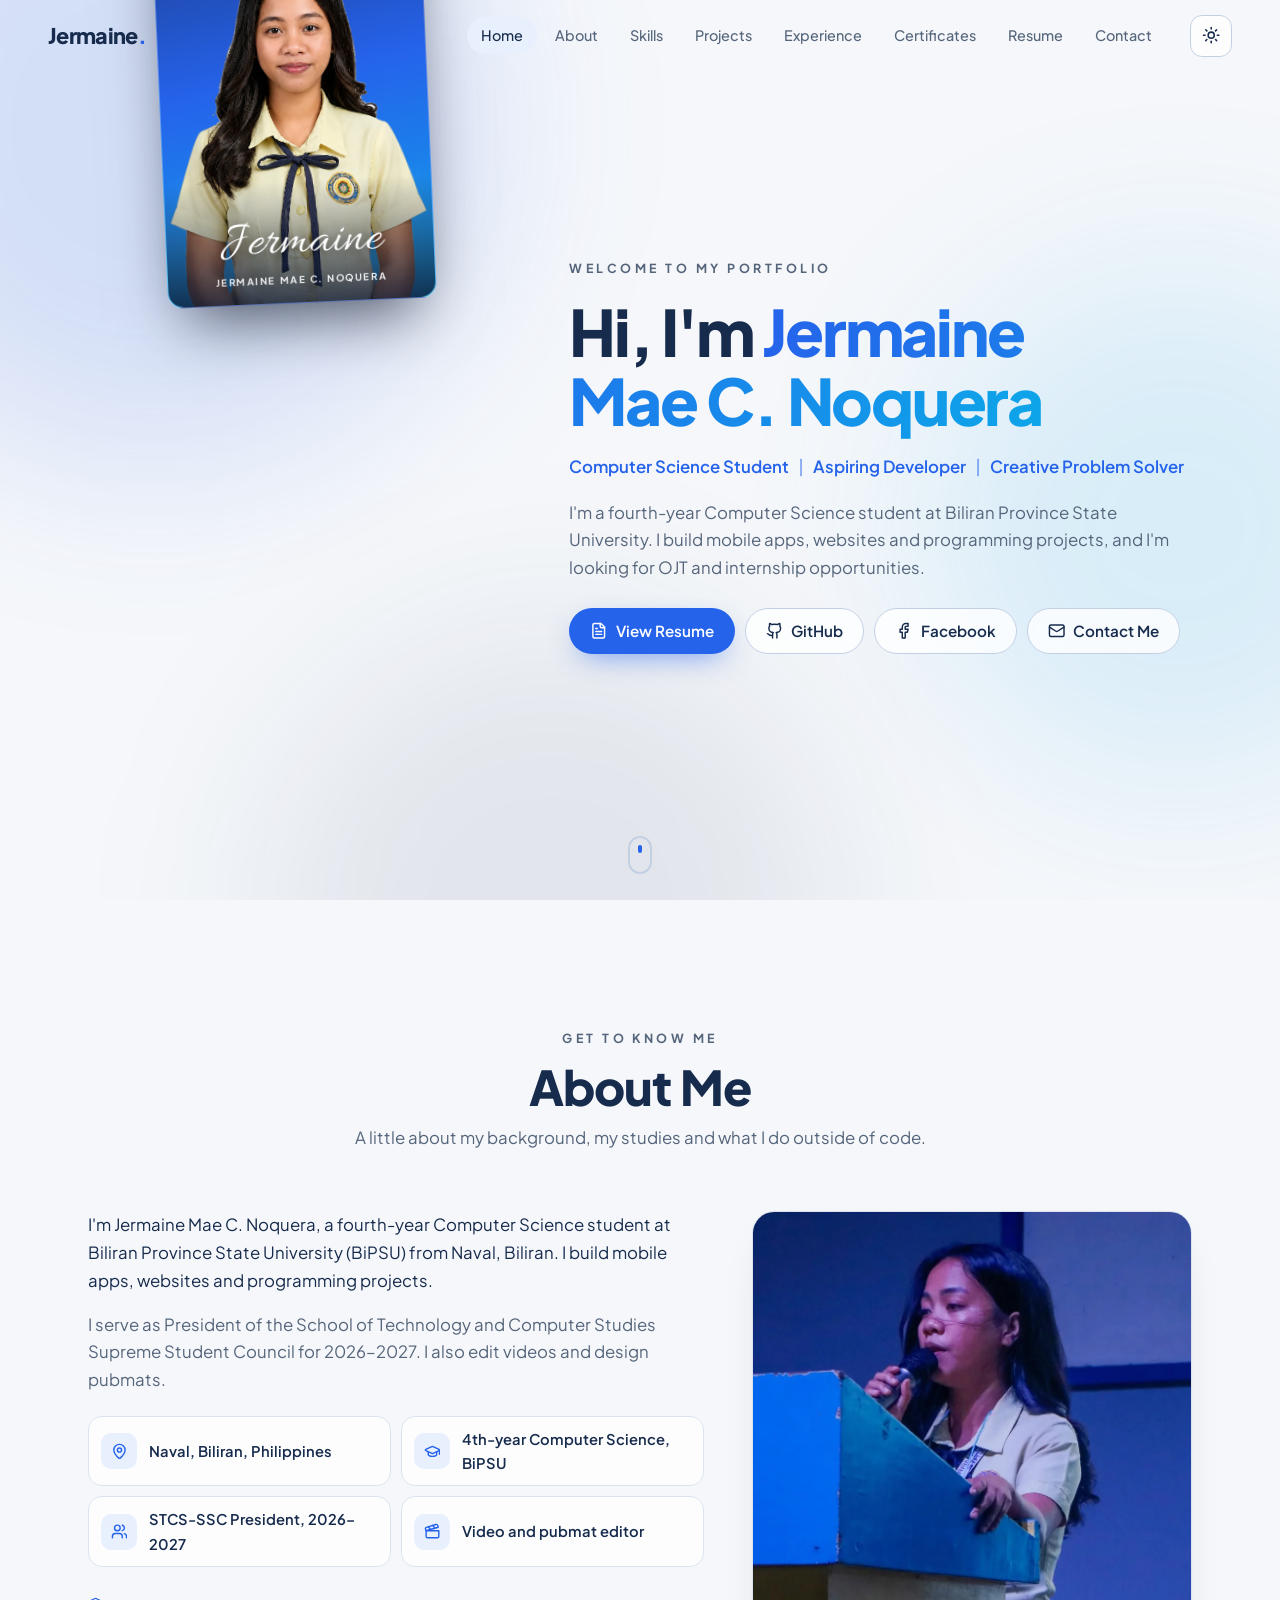
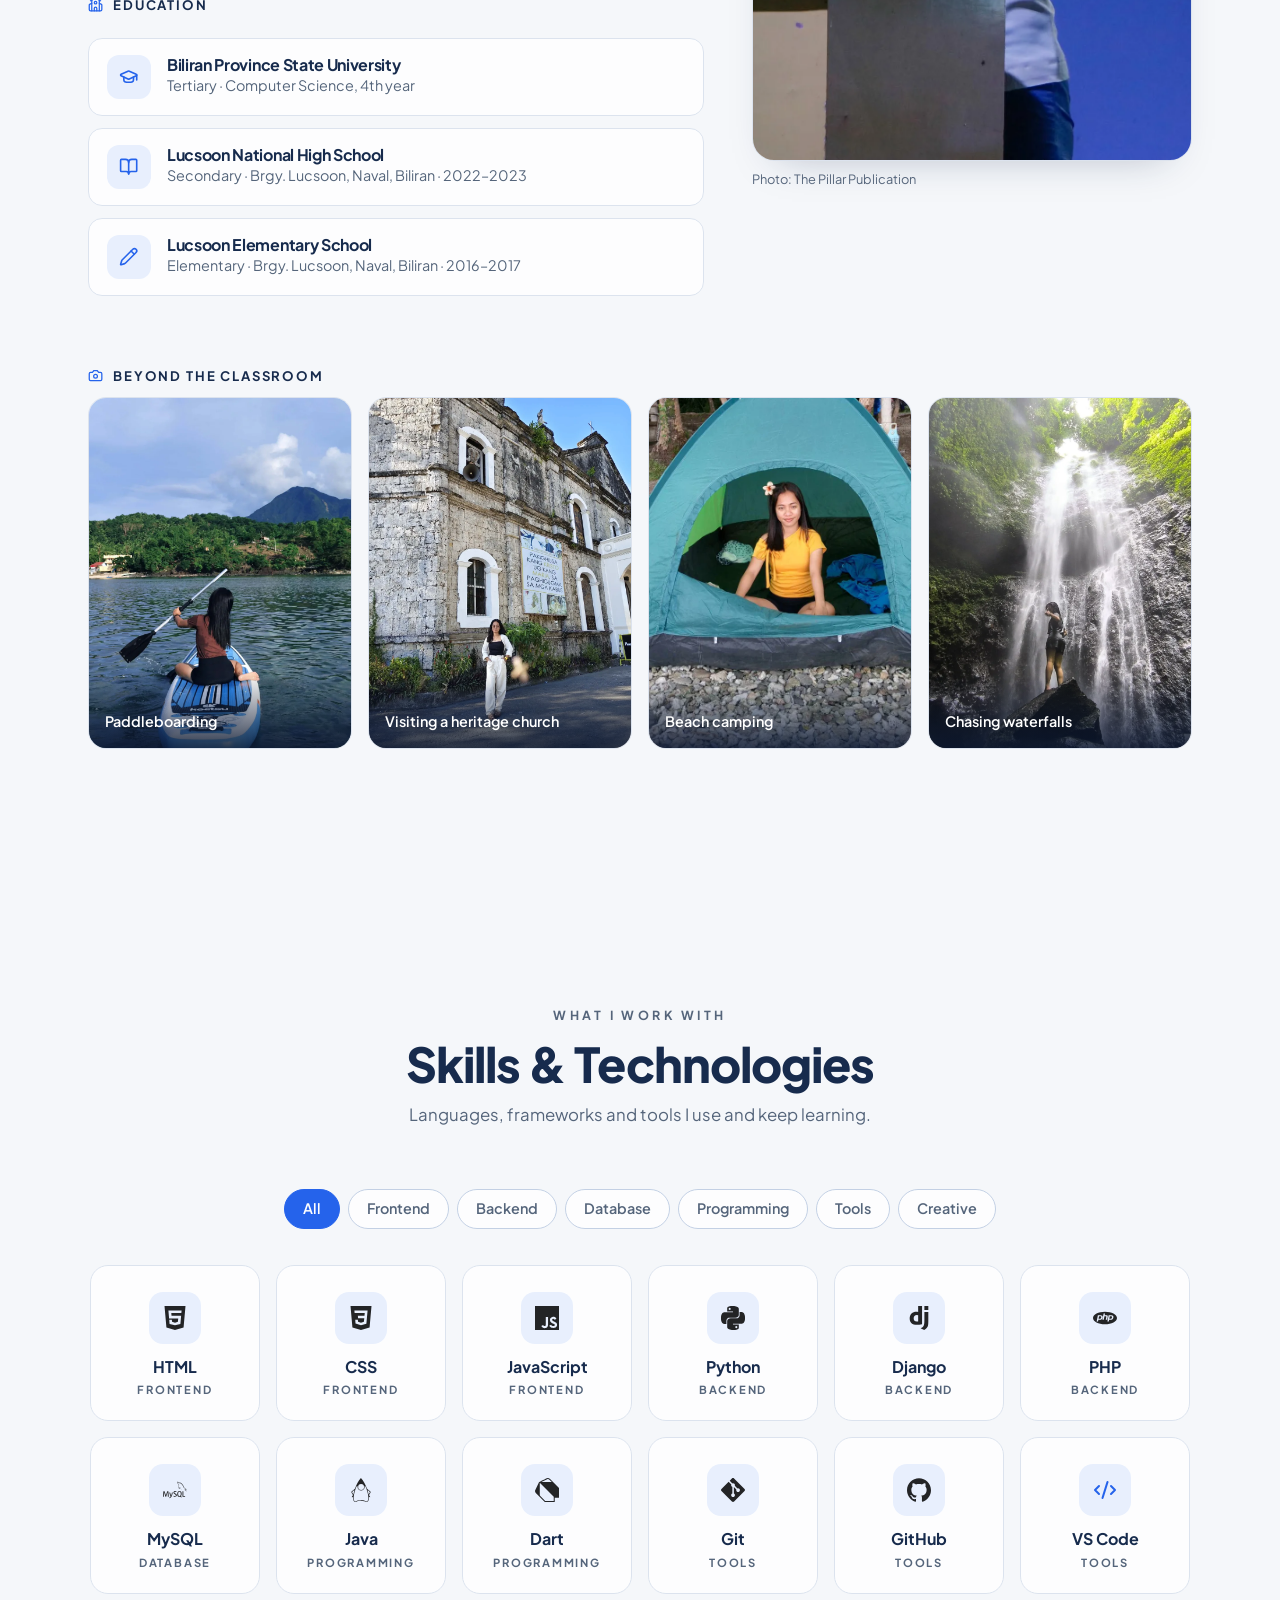
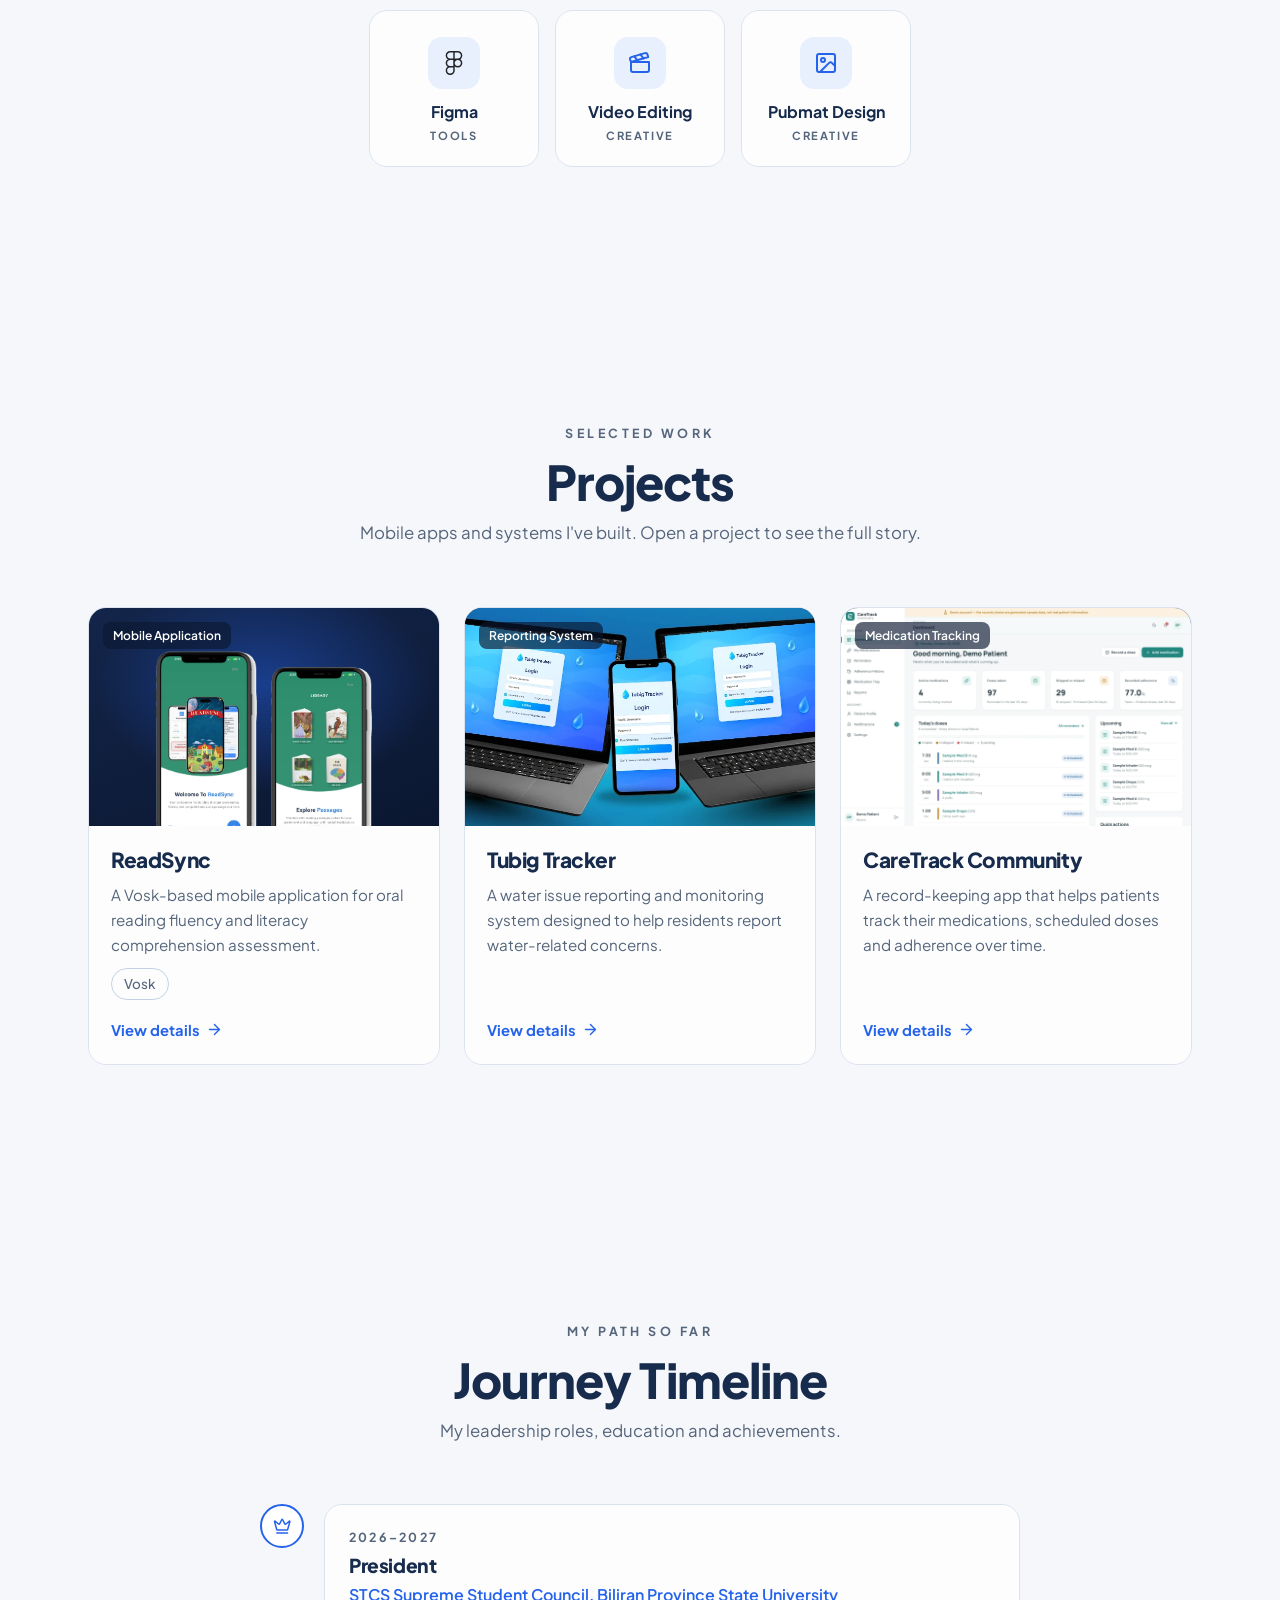
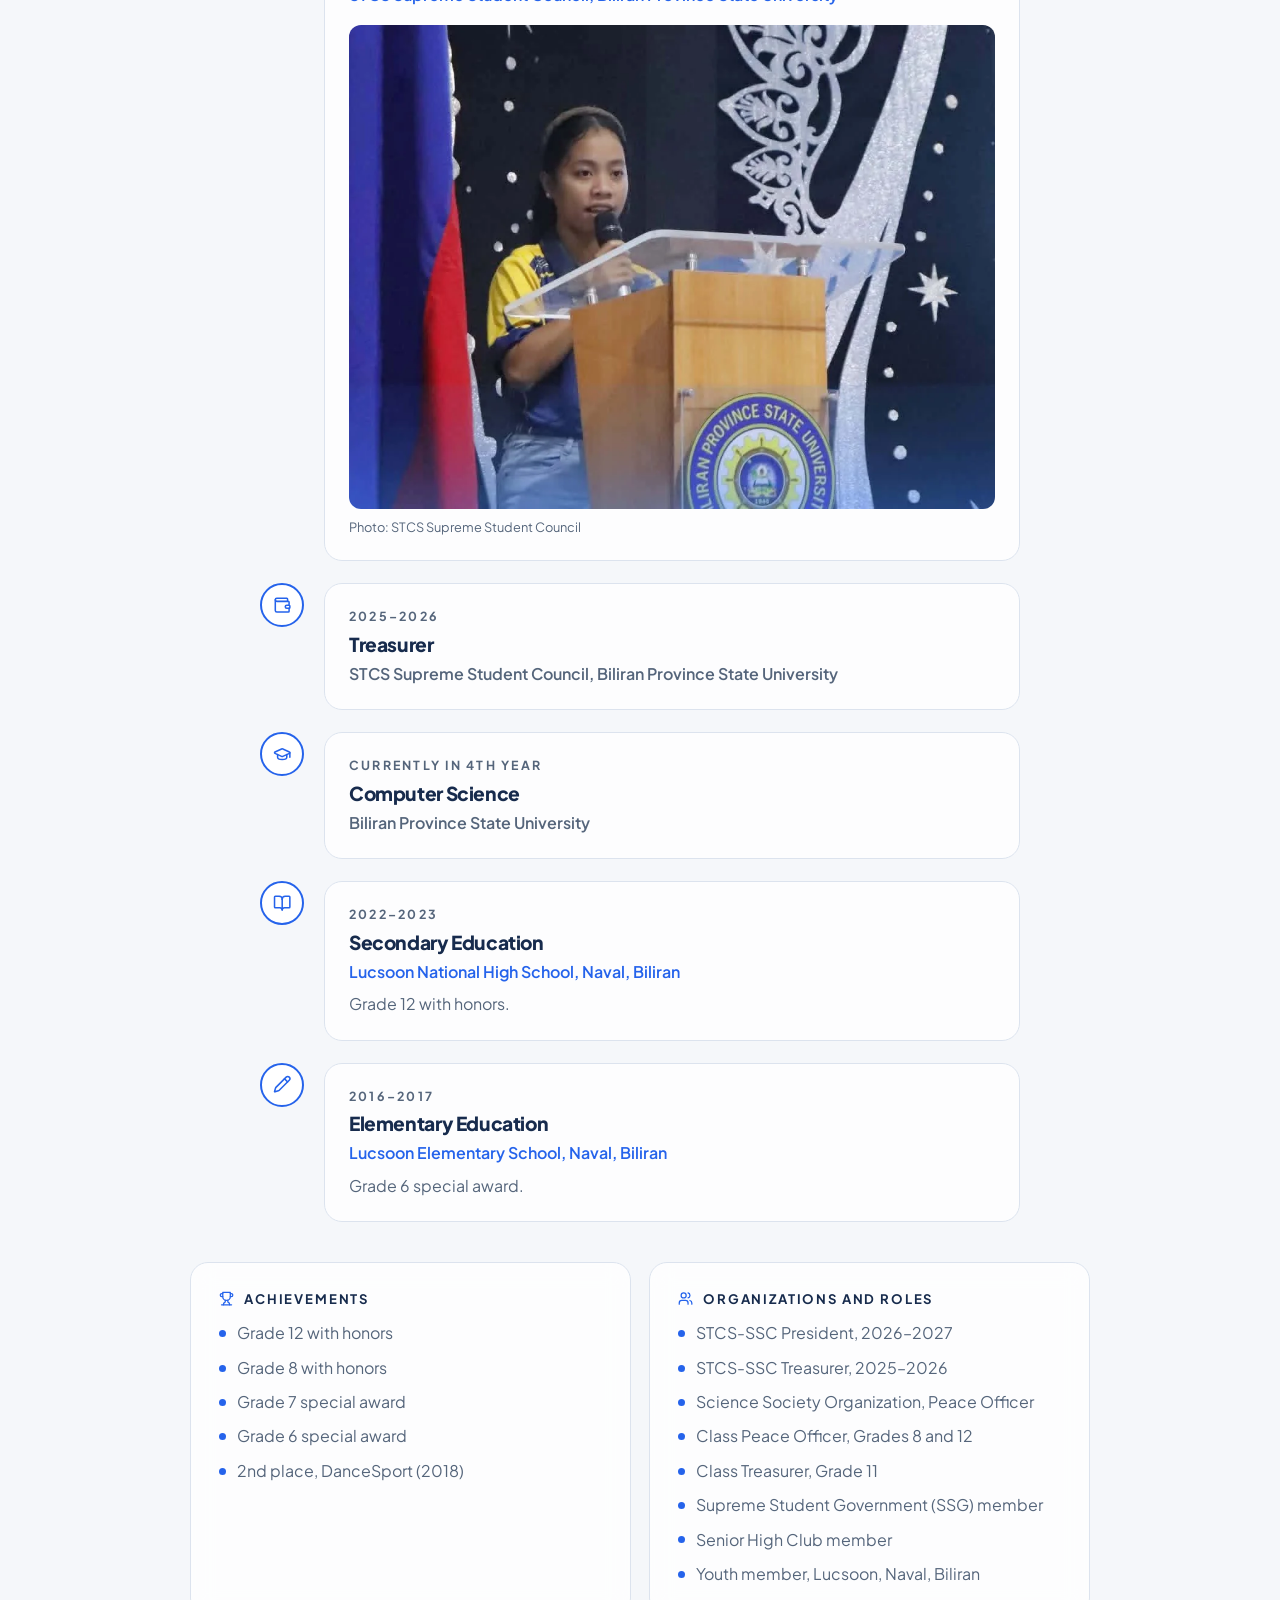
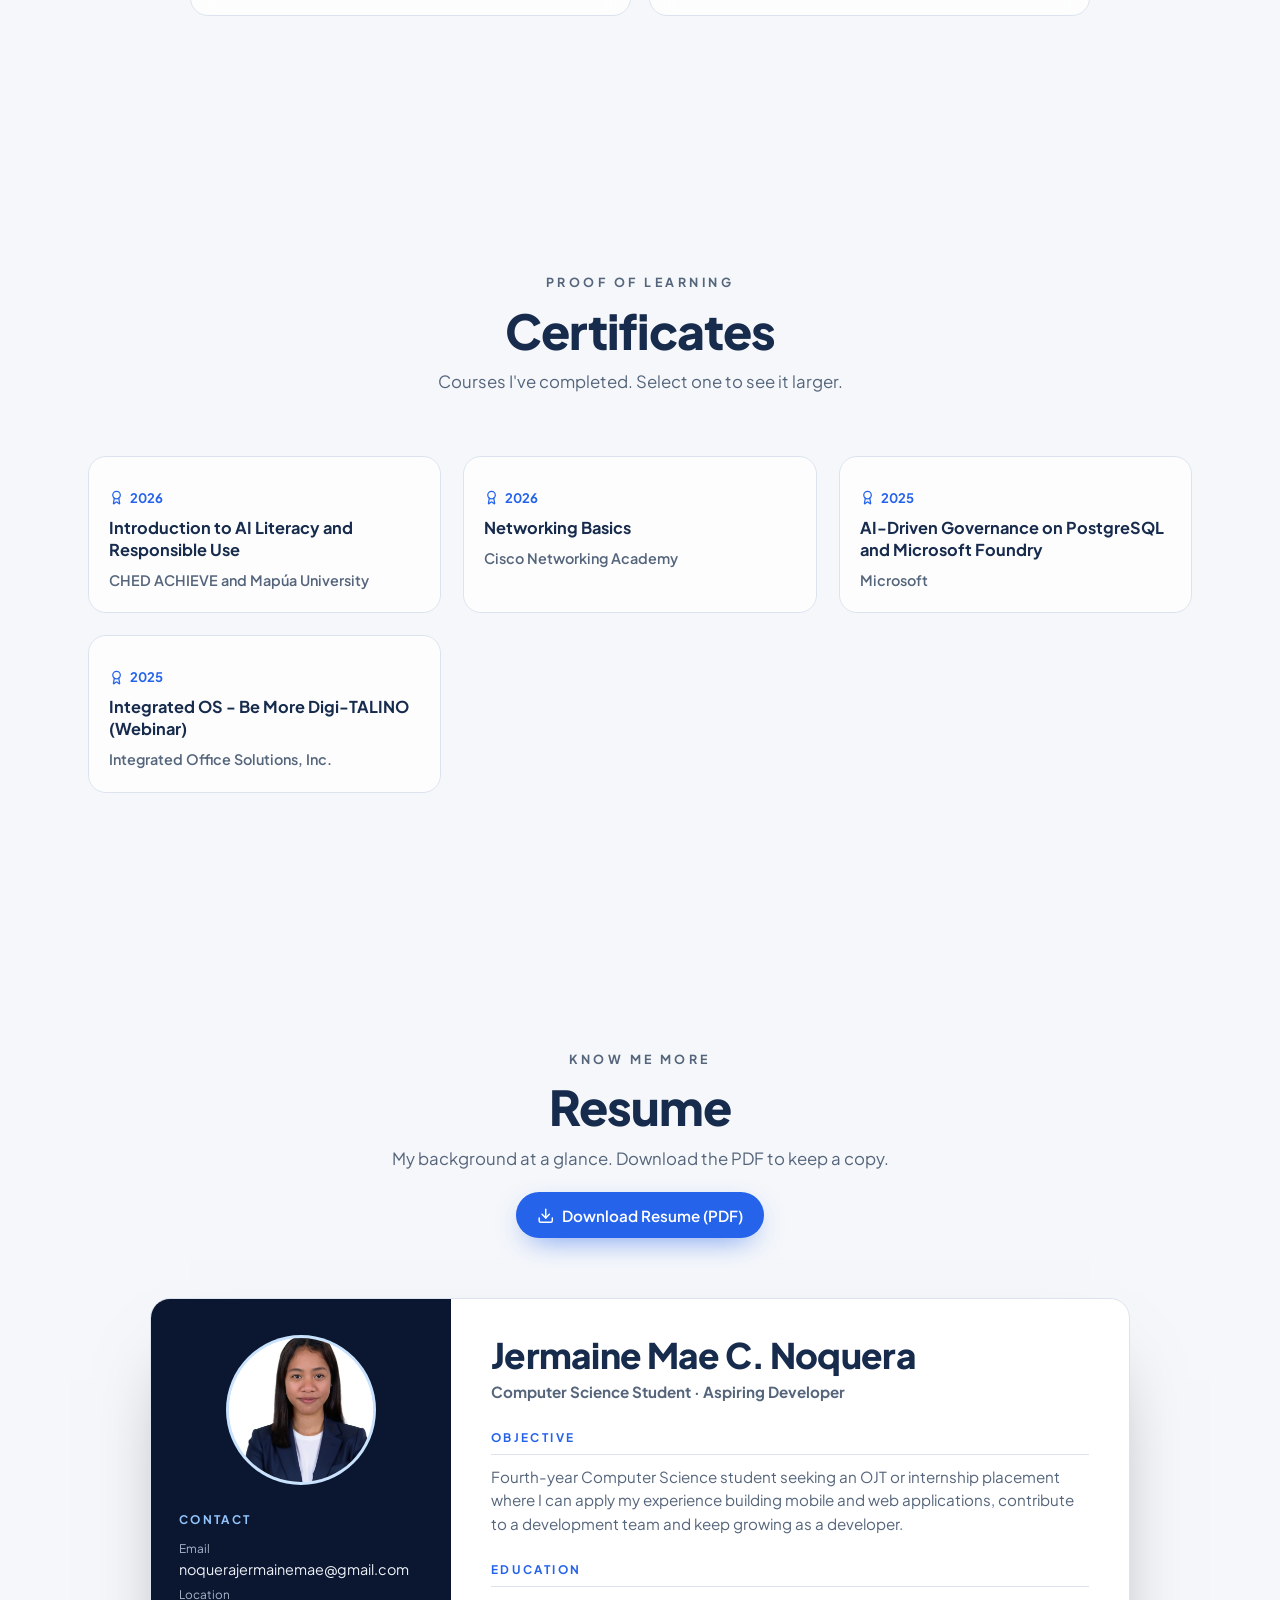
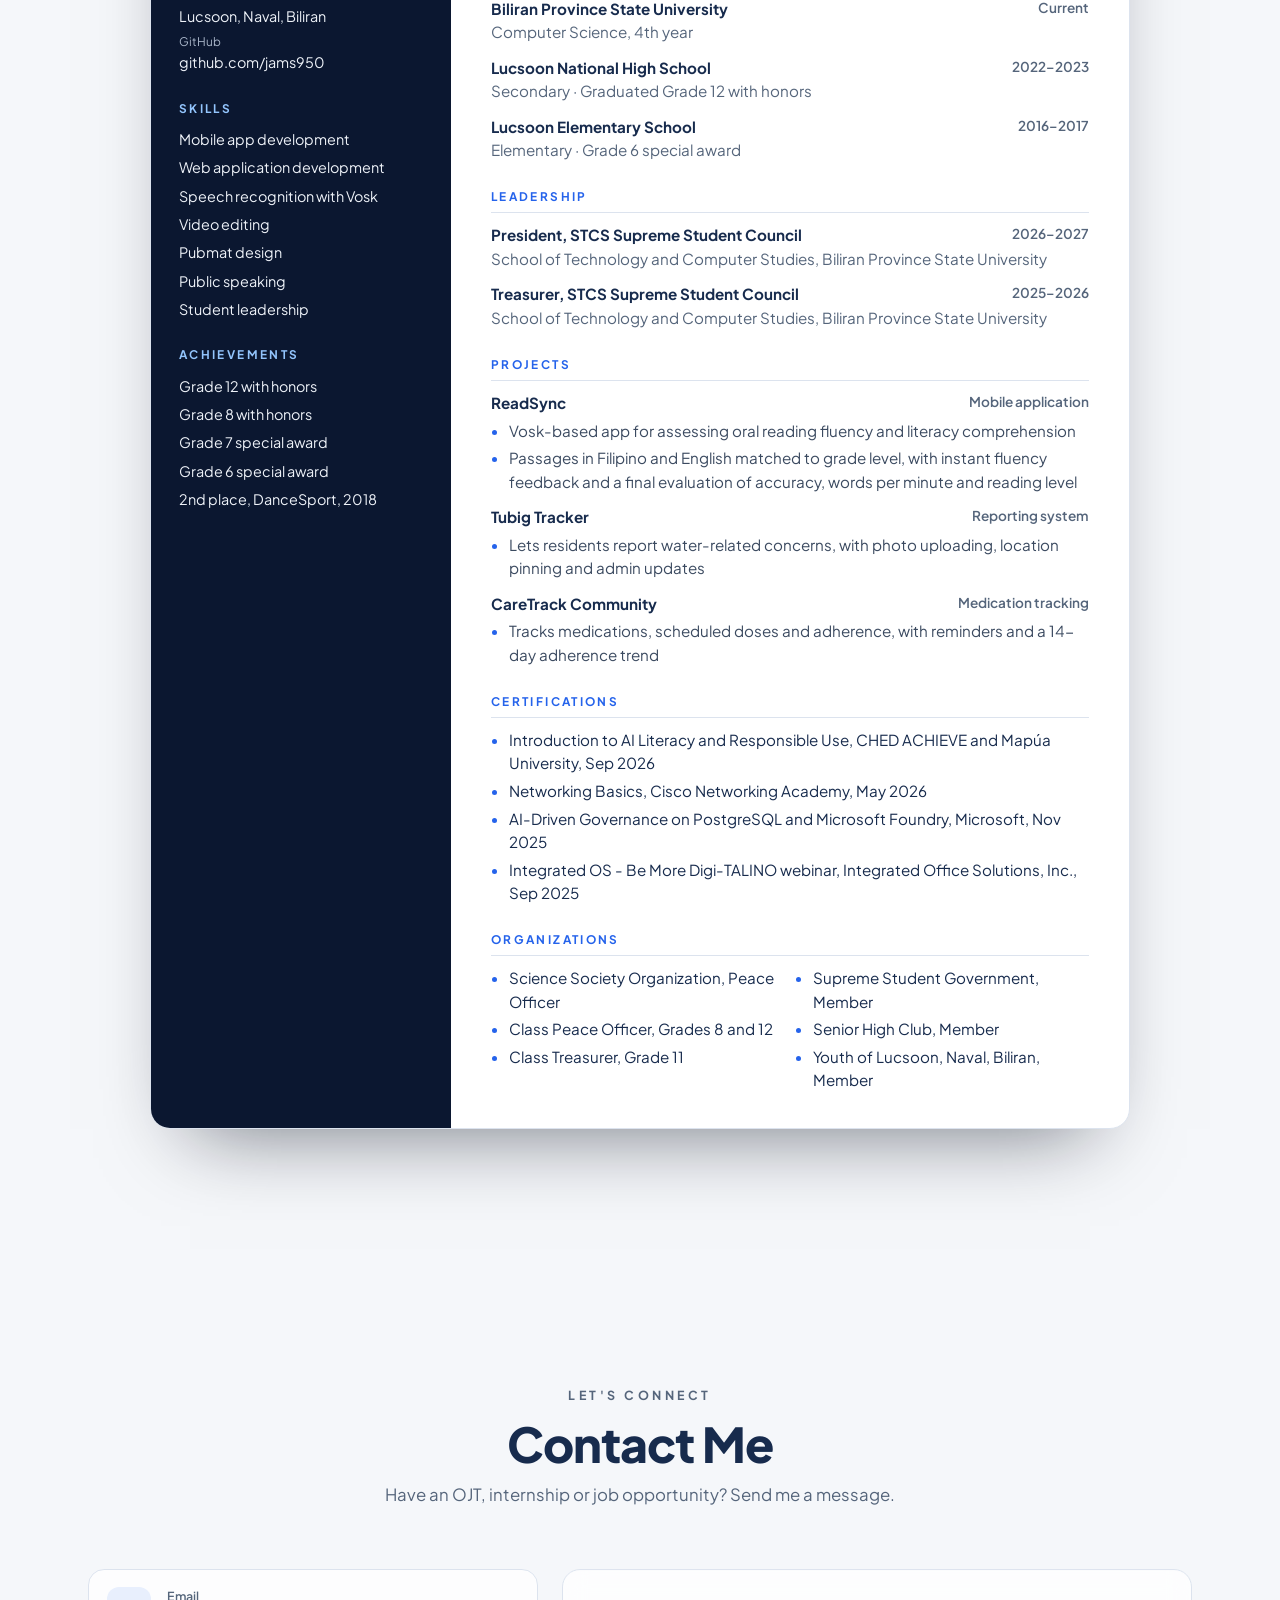
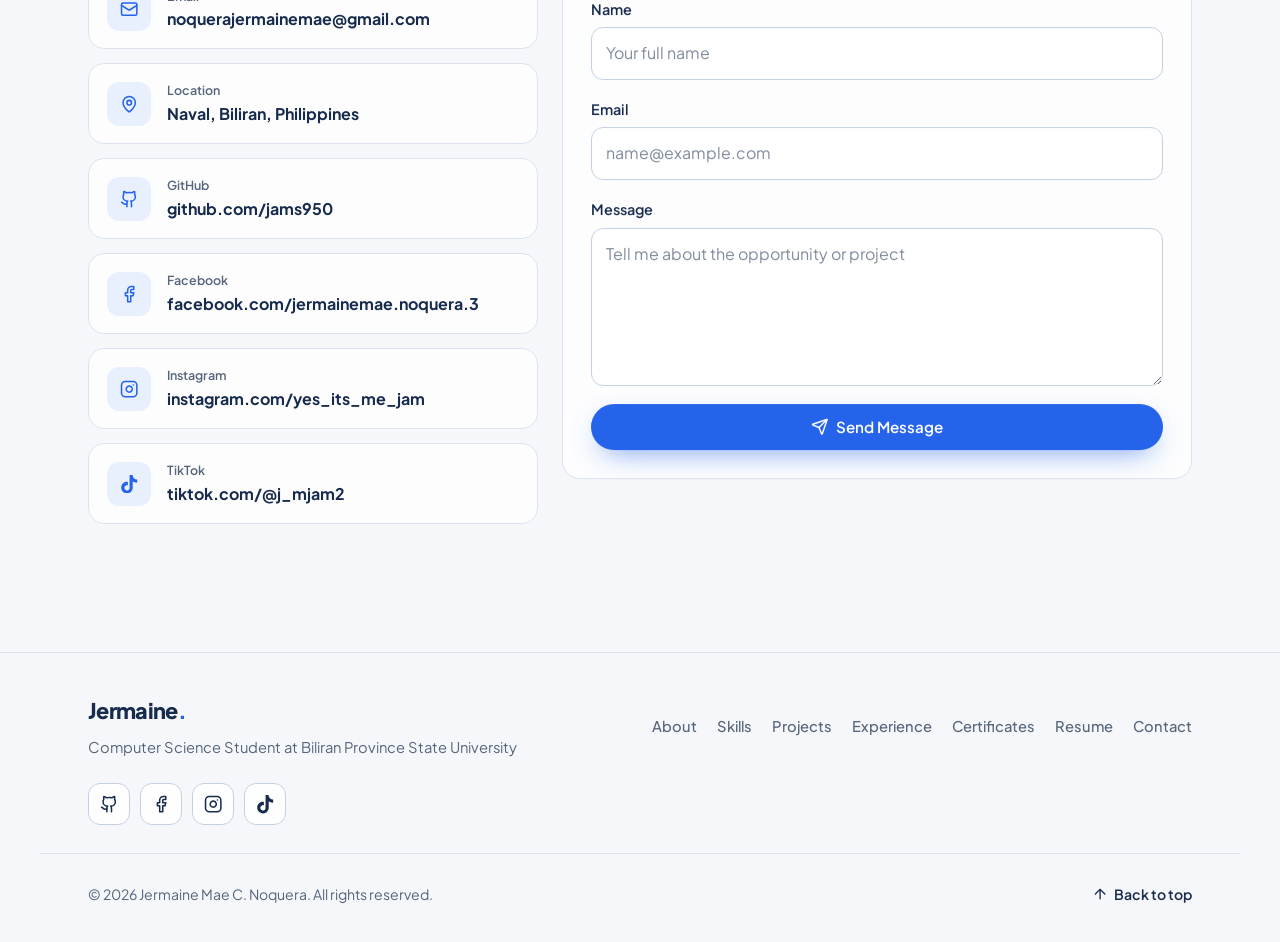
<file: portfolio/index.html>
<!doctype html>
<html lang="en">
<head>
  <meta charset="utf-8">
  <meta name="viewport" content="width=device-width, initial-scale=1, viewport-fit=cover">
  <title>Jermaine Mae C. Noquera Portfolio</title>
  <meta name="description" content="Portfolio of Jermaine Mae C. Noquera, a Computer Science student and aspiring developer.">
  <meta name="theme-color" content="#0B1730">
  <link rel="icon" href="assets/icons/favicon.svg" type="image/svg+xml">
  <link rel="preload" href="assets/images/profile.webp" as="image">

  <!-- Runs before the page paints, so the saved theme never flickers. -->
  <script>
    (function () {
      var root = document.documentElement, saved = null;
      root.classList.add('js');
      try { saved = localStorage.getItem('portfolio-theme'); } catch (e) {}
      var dark = window.matchMedia && matchMedia('(prefers-color-scheme: dark)').matches;
      root.setAttribute('data-theme', saved === 'dark' || saved === 'light' ? saved : (dark ? 'dark' : 'light'));
    })();
  </script>

  <link rel="stylesheet" href="css/themes.css">
  <link rel="stylesheet" href="css/style.css">
  <link rel="stylesheet" href="css/responsive.css">
</head>

<body>
  <a class="skip-link" href="#main">Skip to content</a>

  <!-- Soft background glows -->
  <div class="glow" aria-hidden="true"><span></span><span></span><span></span></div>

  <!-- ===== PRELOADER ===== -->
  <div class="preloader" aria-hidden="true">
    <p class="logo">Jermaine<span>.</span></p>
    <div class="preloader__bar"><span></span></div>
  </div>

  <!-- ===== NAVIGATION ===== -->
  <header class="nav" id="nav">
    <a class="logo" href="#home" aria-label="Jermaine, back to top">Jermaine<span>.</span></a>

    <nav class="nav__links" aria-label="Main">
      <a href="#home">Home</a>
      <a href="#about">About</a>
      <a href="#skills">Skills</a>
      <a href="#projects">Projects</a>
      <a href="#experience">Experience</a>
      <a href="#certificates">Certificates</a>
      <a href="#resume">Resume</a>
      <a href="#contact">Contact</a>
    </nav>

    <div class="nav__actions">
      <button class="theme-toggle" id="theme-toggle" type="button" aria-label="Switch color theme">
        <i data-lucide="sun" aria-hidden="true"></i>
        <i data-lucide="moon" aria-hidden="true"></i>
      </button>
      <button class="icon-btn nav__burger" id="menu-button" type="button" aria-expanded="false" aria-controls="mobile-menu" aria-label="Open menu">
        <i data-lucide="menu" aria-hidden="true"></i>
        <i data-lucide="x" aria-hidden="true"></i>
      </button>
    </div>
  </header>

  <div class="menu" id="mobile-menu" hidden>
    <nav aria-label="Mobile">
      <a href="#home">Home</a>
      <a href="#about">About</a>
      <a href="#skills">Skills</a>
      <a href="#projects">Projects</a>
      <a href="#experience">Experience</a>
      <a href="#certificates">Certificates</a>
      <a href="#resume">Resume</a>
      <a href="#contact">Contact</a>
    </nav>
  </div>

  <main id="main">

    <!-- ===== HERO ===== -->
    <!-- The ID card sits on the left. To move it right, add the class "hero--card-right". -->
    <section class="hero" id="home">
      <div class="hero__card-zone">
        <!-- The hanging ID card. Drag it to swing it (js/lanyard.js). -->
        <div class="lanyard" id="lanyard">
          <canvas class="lanyard__strap" aria-hidden="true"></canvas>
          <div class="id-card" id="id-card" role="img" aria-label="ID card with a photo of Jermaine Mae C. Noquera. Drag it to swing it.">
            <span class="id-card__clip" aria-hidden="true"></span>
            <div class="id-card__face">
              <div class="id-card__top">
                <span class="id-card__brand">JMN</span>
                <span class="id-card__tag">Computer Science</span>
              </div>
              <!-- To change your photo, replace assets/images/profile.webp -->
              <img class="id-card__photo" src="assets/images/profile.webp" width="997" height="1328" alt="" draggable="false">
              <div class="id-card__bottom">
                <p class="id-card__script">Jermaine</p>
                <p class="id-card__full">Jermaine Mae C. Noquera</p>
              </div>
            </div>
          </div>
        </div>
      </div>

      <div class="hero__content">
        <p class="eyebrow" data-hero>Welcome to my portfolio</p>
        <h1 class="hero__title" data-hero>Hi, I'm <span class="gradient-text">Jermaine Mae C. Noquera</span></h1>
        <p class="hero__role" data-hero>Computer Science Student <span aria-hidden="true">|</span> Aspiring Developer <span aria-hidden="true">|</span> Creative Problem Solver</p>
        <p class="hero__intro" data-hero>I'm a fourth-year Computer Science student at Biliran Province State University. I build mobile apps, websites and programming projects, and I'm looking for OJT and internship opportunities.</p>
        <div class="hero__cta" data-hero>
          <a class="btn btn--primary" href="#resume"><i data-lucide="file-text" aria-hidden="true"></i>View Resume</a>
          <a class="btn btn--soft" data-config="social.github" data-name="GitHub" data-text><i data-lucide="github" aria-hidden="true"></i>GitHub</a>
          <a class="btn btn--soft" data-config="social.facebook" data-name="Facebook" data-text><i data-lucide="facebook" aria-hidden="true"></i>Facebook</a>
          <a class="btn btn--soft" href="#contact"><i data-lucide="mail" aria-hidden="true"></i>Contact Me</a>
        </div>
      </div>

      <a class="scroll-cue" href="#about" aria-label="Scroll to About"><span></span></a>
    </section>

    <!-- ===== ABOUT ===== -->
    <section class="section" id="about">
      <div class="wrap">
        <header class="section-head" data-reveal>
          <p class="eyebrow">Get to know me</p>
          <h2>About Me</h2>
          <p class="section-head__sub">A little about my background, my studies and what I do outside of code.</p>
        </header>

        <div class="about">
          <div class="about__story" data-reveal>
            <p>I'm Jermaine Mae C. Noquera, a fourth-year Computer Science student at Biliran Province State University (BiPSU) from Naval, Biliran. I build mobile apps, websites and programming projects.</p>
            <p>I serve as President of the School of Technology and Computer Studies Supreme Student Council for 2026–2027. I also edit videos and design pubmats.</p>

            <ul class="quick-facts">
              <li><span class="tile-icon"><i data-lucide="map-pin" aria-hidden="true"></i></span>Naval, Biliran, Philippines</li>
              <li><span class="tile-icon"><i data-lucide="graduation-cap" aria-hidden="true"></i></span>4th-year Computer Science, BiPSU</li>
              <li><span class="tile-icon"><i data-lucide="users" aria-hidden="true"></i></span>STCS-SSC President, 2026–2027</li>
              <li><span class="tile-icon"><i data-lucide="clapperboard" aria-hidden="true"></i></span>Video and pubmat editor</li>
            </ul>

            <h3 class="mini-title"><i data-lucide="school" aria-hidden="true"></i>Education</h3>
            <!-- EDIT: copy an .edu-card to add a school. -->
            <div class="edu-list">
              <article class="edu-card">
                <span class="tile-icon"><i data-lucide="graduation-cap" aria-hidden="true"></i></span>
                <div>
                  <h3>Biliran Province State University</h3>
                  <p>Tertiary · Computer Science, 4th year</p>
                </div>
              </article>
              <article class="edu-card">
                <span class="tile-icon"><i data-lucide="book-open" aria-hidden="true"></i></span>
                <div>
                  <h3>Lucsoon National High School</h3>
                  <p>Secondary · Brgy. Lucsoon, Naval, Biliran · 2022–2023</p>
                </div>
              </article>
              <article class="edu-card">
                <span class="tile-icon"><i data-lucide="pencil" aria-hidden="true"></i></span>
                <div>
                  <h3>Lucsoon Elementary School</h3>
                  <p>Elementary · Brgy. Lucsoon, Naval, Biliran · 2016–2017</p>
                </div>
              </article>
            </div>
          </div>

          <figure class="about__photo" data-reveal>
            <img src="assets/images/speaking-pillar.webp" width="900" height="1125" loading="lazy"
                 alt="Jermaine speaking at a podium during a school event">
            <figcaption>Photo: The Pillar Publication</figcaption>
          </figure>
        </div>

        <!-- EDIT: photos live in assets/images/. Copy a <figure> to add one. -->
        <div class="life" data-reveal>
          <h3 class="mini-title"><i data-lucide="camera" aria-hidden="true"></i>Beyond the classroom</h3>
          <div class="life__grid">
            <figure><img src="assets/images/life-paddleboard.webp" width="900" height="1200" loading="lazy" alt="Jermaine paddleboarding toward a green, mountainous shore"><figcaption>Paddleboarding</figcaption></figure>
            <figure><img src="assets/images/life-church.webp" width="900" height="1200" loading="lazy" alt="Jermaine standing in front of an old stone church"><figcaption>Visiting a heritage church</figcaption></figure>
            <figure><img src="assets/images/life-camping.webp" width="900" height="780" loading="lazy" alt="Jermaine smiling inside a tent on a pebble beach"><figcaption>Beach camping</figcaption></figure>
            <figure><img src="assets/images/life-waterfall.webp" width="900" height="1200" loading="lazy" alt="Jermaine standing on a rock beneath a tall waterfall"><figcaption>Chasing waterfalls</figcaption></figure>
          </div>
        </div>
      </div>
    </section>

    <!-- ===== SKILLS ===== -->
    <section class="section" id="skills">
      <div class="wrap">
        <header class="section-head" data-reveal>
          <p class="eyebrow">What I work with</p>
          <h2>Skills &amp; Technologies</h2>
          <p class="section-head__sub">Languages, frameworks and tools I use and keep learning.</p>
        </header>

        <div class="filters" role="group" aria-label="Filter skills" data-reveal>
          <button type="button" class="filter is-active" data-filter="all" aria-pressed="true">All</button>
          <button type="button" class="filter" data-filter="frontend" aria-pressed="false">Frontend</button>
          <button type="button" class="filter" data-filter="backend" aria-pressed="false">Backend</button>
          <button type="button" class="filter" data-filter="database" aria-pressed="false">Database</button>
          <button type="button" class="filter" data-filter="programming" aria-pressed="false">Programming</button>
          <button type="button" class="filter" data-filter="tools" aria-pressed="false">Tools</button>
          <button type="button" class="filter" data-filter="creative" aria-pressed="false">Creative</button>
        </div>

        <!-- EDIT: to add a skill, copy one <li>. Put its SVG logo in assets/icons/. -->
        <ul class="skill-grid" id="skill-grid">
          <li class="skill" data-category="frontend"><span class="skill__icon"><img src="assets/icons/html5.svg" alt="" width="24" height="24"></span><h3>HTML</h3><p>Frontend</p></li>
          <li class="skill" data-category="frontend"><span class="skill__icon"><img src="assets/icons/css3.svg" alt="" width="24" height="24"></span><h3>CSS</h3><p>Frontend</p></li>
          <li class="skill" data-category="frontend"><span class="skill__icon"><img src="assets/icons/javascript.svg" alt="" width="24" height="24"></span><h3>JavaScript</h3><p>Frontend</p></li>
          <li class="skill" data-category="backend"><span class="skill__icon"><img src="assets/icons/python.svg" alt="" width="24" height="24"></span><h3>Python</h3><p>Backend</p></li>
          <li class="skill" data-category="backend"><span class="skill__icon"><img src="assets/icons/django.svg" alt="" width="24" height="24"></span><h3>Django</h3><p>Backend</p></li>
          <li class="skill" data-category="backend"><span class="skill__icon"><img src="assets/icons/php.svg" alt="" width="24" height="24"></span><h3>PHP</h3><p>Backend</p></li>
          <li class="skill" data-category="database"><span class="skill__icon"><img src="assets/icons/mysql.svg" alt="" width="24" height="24"></span><h3>MySQL</h3><p>Database</p></li>
          <li class="skill" data-category="programming"><span class="skill__icon"><img src="assets/icons/openjdk.svg" alt="" width="24" height="24"></span><h3>Java</h3><p>Programming</p></li>
          <li class="skill" data-category="programming"><span class="skill__icon"><img src="assets/icons/dart.svg" alt="" width="24" height="24"></span><h3>Dart</h3><p>Programming</p></li>
          <li class="skill" data-category="tools"><span class="skill__icon"><img src="assets/icons/git.svg" alt="" width="24" height="24"></span><h3>Git</h3><p>Tools</p></li>
          <li class="skill" data-category="tools"><span class="skill__icon"><img src="assets/icons/github.svg" alt="" width="24" height="24"></span><h3>GitHub</h3><p>Tools</p></li>
          <li class="skill" data-category="tools"><span class="skill__icon skill__icon--lucide"><i data-lucide="code-xml" aria-hidden="true"></i></span><h3>VS Code</h3><p>Tools</p></li>
          <li class="skill" data-category="tools"><span class="skill__icon"><img src="assets/icons/figma.svg" alt="" width="24" height="24"></span><h3>Figma</h3><p>Tools</p></li>
          <li class="skill" data-category="creative"><span class="skill__icon skill__icon--lucide"><i data-lucide="clapperboard" aria-hidden="true"></i></span><h3>Video Editing</h3><p>Creative</p></li>
          <li class="skill" data-category="creative"><span class="skill__icon skill__icon--lucide"><i data-lucide="image" aria-hidden="true"></i></span><h3>Pubmat Design</h3><p>Creative</p></li>
        </ul>
      </div>
    </section>

    <!-- ===== PROJECTS ===== -->
    <section class="section" id="projects">
      <div class="wrap">
        <header class="section-head" data-reveal>
          <p class="eyebrow">Selected work</p>
          <h2>Projects</h2>
          <p class="section-head__sub">Mobile apps and systems I've built. Open a project to see the full story.</p>
        </header>

        <div class="project-grid">
          <!-- EDIT: each card opens the matching detail page below (data-open="detail-id"). -->
          <article class="project-card" data-reveal>
            <button class="project-card__open" type="button" data-open="detail-readsync" aria-label="Open ReadSync details"></button>
            <div class="cover cover--phones">
              <span class="cover__chip">Mobile Application</span>
              <img src="assets/projects/readsync-welcome.webp" width="546" height="1053" loading="lazy" alt="ReadSync welcome screen">
              <img src="assets/projects/readsync-library.webp" width="546" height="1053" loading="lazy" alt="ReadSync passage library">
            </div>
            <div class="project-card__body">
              <h3>ReadSync</h3>
              <p>A Vosk-based mobile application for oral reading fluency and literacy comprehension assessment.</p>
              <ul class="tags"><li>Vosk</li></ul>
              <span class="link-arrow">View details <i data-lucide="arrow-right" aria-hidden="true"></i></span>
            </div>
          </article>

          <article class="project-card" data-reveal>
            <button class="project-card__open" type="button" data-open="detail-tubig" aria-label="Open Tubig Tracker details"></button>
            <div class="cover">
              <span class="cover__chip">Reporting System</span>
              <img src="assets/projects/tubig-devices.webp" width="1080" height="430" loading="lazy" alt="Tubig Tracker login screen on two laptops and a phone">
            </div>
            <div class="project-card__body">
              <h3>Tubig Tracker</h3>
              <p>A water issue reporting and monitoring system designed to help residents report water-related concerns.</p>
              
              <span class="link-arrow">View details <i data-lucide="arrow-right" aria-hidden="true"></i></span>
            </div>
          </article>

          <article class="project-card" data-reveal>
            <button class="project-card__open" type="button" data-open="detail-caretrack" aria-label="Open CareTrack Community details"></button>
            <div class="cover cover--top">
              <span class="cover__chip">Medication Tracking</span>
              <img src="assets/projects/caretrack-cover.webp" width="1440" height="900" loading="lazy" alt="CareTrack Community dashboard">
            </div>
            <div class="project-card__body">
              <h3>CareTrack Community</h3>
              <p>A record-keeping app that helps patients track their medications, scheduled doses and adherence over time.</p>
              
              <span class="link-arrow">View details <i data-lucide="arrow-right" aria-hidden="true"></i></span>
            </div>
          </article>
        </div>
      </div>
    </section>

    <!-- ===== JOURNEY TIMELINE ===== -->
    <section class="section" id="experience">
      <div class="wrap">
        <header class="section-head" data-reveal>
          <p class="eyebrow">My path so far</p>
          <h2>Journey Timeline</h2>
          <p class="section-head__sub">My leadership roles, education and achievements.</p>
        </header>

        <!-- EDIT: one <li> per milestone, newest first. -->
        <ol class="timeline">
          <li class="timeline__item" data-reveal>
            <span class="timeline__dot"><i data-lucide="crown" aria-hidden="true"></i></span>
            <article class="timeline__card">
              <p class="timeline__date">2026–2027</p>
              <h3>President</h3>
              <p class="timeline__place">STCS Supreme Student Council, Biliran Province State University</p>
              <figure class="timeline__photo">
                <img src="assets/images/speaking-ssc.webp" width="1070" height="800" loading="lazy" alt="Jermaine speaking at the Biliran Province State University podium">
                <figcaption>Photo: STCS Supreme Student Council</figcaption>
              </figure>
            </article>
          </li>
          <li class="timeline__item" data-reveal>
            <span class="timeline__dot"><i data-lucide="wallet" aria-hidden="true"></i></span>
            <article class="timeline__card">
              <p class="timeline__date">2025–2026</p>
              <h3>Treasurer</h3>
              <p class="timeline__place">STCS Supreme Student Council, Biliran Province State University</p>
            </article>
          </li>
          <li class="timeline__item" data-reveal>
            <span class="timeline__dot"><i data-lucide="graduation-cap" aria-hidden="true"></i></span>
            <article class="timeline__card">
              <p class="timeline__date">Currently in 4th year</p>
              <h3>Computer Science</h3>
              <p class="timeline__place">Biliran Province State University</p>
            </article>
          </li>
          <li class="timeline__item" data-reveal>
            <span class="timeline__dot"><i data-lucide="book-open" aria-hidden="true"></i></span>
            <article class="timeline__card">
              <p class="timeline__date">2022–2023</p>
              <h3>Secondary Education</h3>
              <p class="timeline__place">Lucsoon National High School, Naval, Biliran</p>
              <p>Grade 12 with honors.</p>
            </article>
          </li>
          <li class="timeline__item" data-reveal>
            <span class="timeline__dot"><i data-lucide="pencil" aria-hidden="true"></i></span>
            <article class="timeline__card">
              <p class="timeline__date">2016–2017</p>
              <h3>Elementary Education</h3>
              <p class="timeline__place">Lucsoon Elementary School, Naval, Biliran</p>
              <p>Grade 6 special award.</p>
            </article>
          </li>
        </ol>

        <div class="honors">
          <section class="panel" data-reveal>
            <h3 class="mini-title"><i data-lucide="trophy" aria-hidden="true"></i>Achievements</h3>
            <ul class="bullets">
              <li>Grade 12 with honors</li>
              <li>Grade 8 with honors</li>
              <li>Grade 7 special award</li>
              <li>Grade 6 special award</li>
              <li>2nd place, DanceSport (2018)</li>
            </ul>
          </section>
          <section class="panel" data-reveal>
            <h3 class="mini-title"><i data-lucide="users" aria-hidden="true"></i>Organizations and Roles</h3>
            <ul class="bullets">
              <li>STCS-SSC President, 2026–2027</li>
              <li>STCS-SSC Treasurer, 2025–2026</li>
              <li>Science Society Organization, Peace Officer</li>
              <li>Class Peace Officer, Grades 8 and 12</li>
              <li>Class Treasurer, Grade 11</li>
              <li>Supreme Student Government (SSG) member</li>
              <li>Senior High Club member</li>
              <li>Youth member, Lucsoon, Naval, Biliran</li>
            </ul>
          </section>
        </div>
      </div>
    </section>

    <!-- ===== CERTIFICATES ===== -->
    <section class="section" id="certificates">
      <div class="wrap">
        <header class="section-head" data-reveal>
          <p class="eyebrow">Proof of learning</p>
          <h2>Certificates</h2>
          <p class="section-head__sub">Courses I've completed. Select one to see it larger.</p>
        </header>

        <!-- EDIT: copy a <li> to add a certificate. Images go in assets/certificates/. -->
        <ul class="cert-grid">
          <li data-reveal>
            <button class="cert" type="button" data-cert>
              <span class="cert__thumb"><img src="assets/certificates/ai-literacy.webp" alt="Certificate of completion for Introduction to AI Literacy and Responsible Use" loading="lazy" width="727" height="515"></span>
              <span class="cert__year"><i data-lucide="award" aria-hidden="true"></i>2026</span>
              <span class="cert__title">Introduction to AI Literacy and Responsible Use</span>
              <span class="cert__issuer">CHED ACHIEVE and Mapúa University</span>
            </button>
          </li>
          <li data-reveal>
            <button class="cert" type="button" data-cert>
              <span class="cert__thumb"><img src="assets/certificates/networking-basics.webp" alt="Cisco Networking Academy certificate for Networking Basics" loading="lazy" width="750" height="501"></span>
              <span class="cert__year"><i data-lucide="award" aria-hidden="true"></i>2026</span>
              <span class="cert__title">Networking Basics</span>
              <span class="cert__issuer">Cisco Networking Academy</span>
            </button>
          </li>
          <li data-reveal>
            <button class="cert" type="button" data-cert>
              <span class="cert__thumb"><img src="assets/certificates/microsoft-ai-governance.webp" alt="Microsoft certificate for AI-Driven Governance on PostgreSQL and Microsoft Foundry" loading="lazy" width="1400" height="1056"></span>
              <span class="cert__year"><i data-lucide="award" aria-hidden="true"></i>2025</span>
              <span class="cert__title">AI-Driven Governance on PostgreSQL and Microsoft Foundry</span>
              <span class="cert__issuer">Microsoft</span>
            </button>
          </li>
          <li data-reveal>
            <button class="cert" type="button" data-cert>
              <span class="cert__thumb"><img src="assets/certificates/integrated-os-webinar.webp" alt="Certificate of participation for the Integrated OS - Be More Digi-TALINO webinar" loading="lazy" width="1395" height="1093"></span>
              <span class="cert__year"><i data-lucide="award" aria-hidden="true"></i>2025</span>
              <span class="cert__title">Integrated OS - Be More Digi-TALINO (Webinar)</span>
              <span class="cert__issuer">Integrated Office Solutions, Inc.</span>
            </button>
          </li>
        </ul>
      </div>
    </section>

    <!-- ===== RESUME ===== -->
    <section class="section" id="resume">
      <div class="wrap">
        <header class="section-head" data-reveal>
          <p class="eyebrow">Know me more</p>
          <h2>Resume</h2>
          <p class="section-head__sub">My background at a glance. Download the PDF to keep a copy.</p>
          <div class="resume-actions">
            <a class="btn btn--primary" data-config="cv" data-name="Download Resume" data-text data-download><i data-lucide="download" aria-hidden="true"></i>Download Resume (PDF)</a>
          </div>
        </header>

        <!-- EDIT: keep this in step with assets/Jermaine-Noquera-Resume.pdf -->
        <article class="resume-sheet" data-reveal aria-label="Resume of Jermaine Mae C. Noquera">
          <aside class="resume-sheet__side">
            <img class="resume-sheet__photo" src="assets/images/profile-formal.webp" width="580" height="558" loading="lazy" alt="Formal portrait of Jermaine Mae C. Noquera">

            <h4>Contact</h4>
            <ul class="resume-sheet__contact">
              <li><span>Email</span>noquerajermainemae@gmail.com</li>
              <li><span>Location</span>Lucsoon, Naval, Biliran</li>
              <li><span>GitHub</span>github.com/jams950</li>
            </ul>

            <h4>Skills</h4>
            <ul>
              <li>Mobile app development</li>
              <li>Web application development</li>
              <li>Speech recognition with Vosk</li>
              <li>Video editing</li>
              <li>Pubmat design</li>
              <li>Public speaking</li>
              <li>Student leadership</li>
            </ul>

            <h4>Achievements</h4>
            <ul>
              <li>Grade 12 with honors</li>
              <li>Grade 8 with honors</li>
              <li>Grade 7 special award</li>
              <li>Grade 6 special award</li>
              <li>2nd place, DanceSport, 2018</li>
            </ul>
          </aside>

          <div class="resume-sheet__main">
            <h3 class="resume-sheet__name">Jermaine Mae C. Noquera</h3>
            <p class="resume-sheet__role">Computer Science Student · Aspiring Developer</p>

            <h4>Objective</h4>
            <p>Fourth-year Computer Science student seeking an OJT or internship placement where I can apply my experience building mobile and web applications, contribute to a development team and keep growing as a developer.</p>

            <h4>Education</h4>
            <div class="resume-item"><p><b>Biliran Province State University</b><span>Current</span></p><p>Computer Science, 4th year</p></div>
            <div class="resume-item"><p><b>Lucsoon National High School</b><span>2022–2023</span></p><p>Secondary · Graduated Grade 12 with honors</p></div>
            <div class="resume-item"><p><b>Lucsoon Elementary School</b><span>2016–2017</span></p><p>Elementary · Grade 6 special award</p></div>

            <h4>Leadership</h4>
            <div class="resume-item"><p><b>President, STCS Supreme Student Council</b><span>2026–2027</span></p><p>School of Technology and Computer Studies, Biliran Province State University</p></div>
            <div class="resume-item"><p><b>Treasurer, STCS Supreme Student Council</b><span>2025–2026</span></p><p>School of Technology and Computer Studies, Biliran Province State University</p></div>

            <h4>Projects</h4>
            <div class="resume-item"><p><b>ReadSync</b><span>Mobile application</span></p>
              <ul><li>Vosk-based app for assessing oral reading fluency and literacy comprehension</li><li>Passages in Filipino and English matched to grade level, with instant fluency feedback and a final evaluation of accuracy, words per minute and reading level</li></ul></div>
            <div class="resume-item"><p><b>Tubig Tracker</b><span>Reporting system</span></p>
              <ul><li>Lets residents report water-related concerns, with photo uploading, location pinning and admin updates</li></ul></div>
            <div class="resume-item"><p><b>CareTrack Community</b><span>Medication tracking</span></p>
              <ul><li>Tracks medications, scheduled doses and adherence, with reminders and a 14-day adherence trend</li></ul></div>

            <h4>Certifications</h4>
            <ul>
              <li>Introduction to AI Literacy and Responsible Use, CHED ACHIEVE and Mapúa University, Sep 2026</li>
              <li>Networking Basics, Cisco Networking Academy, May 2026</li>
              <li>AI-Driven Governance on PostgreSQL and Microsoft Foundry, Microsoft, Nov 2025</li>
              <li>Integrated OS - Be More Digi-TALINO webinar, Integrated Office Solutions, Inc., Sep 2025</li>
            </ul>

            <h4>Organizations</h4>
            <ul class="resume-sheet__cols">
              <li>Science Society Organization, Peace Officer</li>
              <li>Class Peace Officer, Grades 8 and 12</li>
              <li>Class Treasurer, Grade 11</li>
              <li>Supreme Student Government, Member</li>
              <li>Senior High Club, Member</li>
              <li>Youth of Lucsoon, Naval, Biliran, Member</li>
            </ul>
          </div>
        </article>
      </div>
    </section>

    <!-- ===== CONTACT ===== -->
    <section class="section" id="contact">
      <div class="wrap">
        <header class="section-head" data-reveal>
          <p class="eyebrow">Let's connect</p>
          <h2>Contact Me</h2>
          <p class="section-head__sub">Have an OJT, internship or job opportunity? Send me a message.</p>
        </header>

        <div class="contact">
          <ul class="contact__cards" data-reveal>
            <li><a class="contact-card" data-config="email" data-name="Email" data-text data-card>
              <span class="tile-icon"><i data-lucide="mail" aria-hidden="true"></i></span>
              <span><span class="contact-card__label">Email</span><span class="contact-card__value">Add your email</span></span>
            </a></li>
            <li><div class="contact-card">
              <span class="tile-icon"><i data-lucide="map-pin" aria-hidden="true"></i></span>
              <span><span class="contact-card__label">Location</span><span class="contact-card__value">Naval, Biliran, Philippines</span></span>
            </div></li>
            <li><a class="contact-card" data-config="social.github" data-name="GitHub" data-text data-card>
              <span class="tile-icon"><i data-lucide="github" aria-hidden="true"></i></span>
              <span><span class="contact-card__label">GitHub</span><span class="contact-card__value">Add your GitHub</span></span>
            </a></li>

            <li><a class="contact-card" data-config="social.facebook" data-name="Facebook" data-text data-card>
              <span class="tile-icon"><i data-lucide="facebook" aria-hidden="true"></i></span>
              <span><span class="contact-card__label">Facebook</span><span class="contact-card__value">Add your Facebook</span></span>
            </a></li>
            <li><a class="contact-card" data-config="social.instagram" data-name="Instagram" data-text data-card>
              <span class="tile-icon"><i data-lucide="instagram" aria-hidden="true"></i></span>
              <span><span class="contact-card__label">Instagram</span><span class="contact-card__value">Add your Instagram</span></span>
            </a></li>
            <li><a class="contact-card" data-config="social.tiktok" data-name="TikTok" data-text data-card>
              <span class="tile-icon"><svg class="lucide" viewBox="0 0 24 24" fill="currentColor" aria-hidden="true"><path d="M12.525.02c1.31-.02 2.61-.01 3.91-.02.08 1.53.63 3.09 1.75 4.17 1.12 1.11 2.7 1.62 4.24 1.79v4.03c-1.44-.05-2.89-.35-4.2-.97-.57-.26-1.1-.59-1.62-.93-.01 2.92.01 5.84-.02 8.75-.08 1.4-.54 2.79-1.35 3.94-1.31 1.92-3.58 3.17-5.91 3.21-1.43.08-2.86-.31-4.08-1.03-2.02-1.19-3.44-3.37-3.65-5.71-.02-.5-.03-1-.01-1.49.18-1.9 1.12-3.72 2.58-4.96 1.66-1.44 3.98-2.13 6.15-1.72.02 1.48-.04 2.96-.04 4.44-.99-.32-2.15-.23-3.02.37-.63.41-1.11 1.04-1.36 1.75-.21.51-.15 1.07-.14 1.61.24 1.64 1.82 3.02 3.5 2.87 1.12-.01 2.19-.66 2.77-1.61.19-.33.4-.67.41-1.06.1-1.79.06-3.57.07-5.36.01-4.03-.01-8.05.02-12.07z"/></svg></span>
              <span><span class="contact-card__label">TikTok</span><span class="contact-card__value">Add your TikTok</span></span>
            </a></li>
          </ul>

          <form class="form panel" id="contact-form" novalidate data-reveal>
            <div class="field">
              <label for="f-name">Name</label>
              <input id="f-name" name="name" type="text" autocomplete="name" placeholder="Your full name" required>
              <p class="field__error" id="f-name-error"></p>
            </div>
            <div class="field">
              <label for="f-email">Email</label>
              <input id="f-email" name="email" type="email" autocomplete="email" placeholder="name@example.com" required>
              <p class="field__error" id="f-email-error"></p>
            </div>
            <div class="field">
              <label for="f-message">Message</label>
              <textarea id="f-message" name="message" rows="5" placeholder="Tell me about the opportunity or project" required></textarea>
              <p class="field__error" id="f-message-error"></p>
            </div>
            <!-- Hidden from people. Bots fill it in, and those submissions are ignored. -->
            <input class="form__trap" name="botcheck" type="text" tabindex="-1" autocomplete="off" aria-hidden="true">
            <button class="btn btn--primary btn--block" type="submit">
              <i data-lucide="send" aria-hidden="true"></i><span class="btn__label">Send Message</span>
            </button>
            <p class="form__status" id="form-status" role="status"></p>
          </form>
        </div>
      </div>
    </section>
  </main>

  <!-- ===== FOOTER ===== -->
  <footer class="footer">
    <div class="wrap footer__inner">
      <div>
        <a class="logo" href="#home">Jermaine<span>.</span></a>
        <p class="footer__line">Computer Science Student at Biliran Province State University</p>
      </div>
      <nav class="footer__links" aria-label="Footer">
        <a href="#about">About</a>
        <a href="#skills">Skills</a>
        <a href="#projects">Projects</a>
        <a href="#experience">Experience</a>
        <a href="#certificates">Certificates</a>
        <a href="#resume">Resume</a>
        <a href="#contact">Contact</a>
      </nav>
      <ul class="socials" aria-label="Social media">
        <li><a data-config="social.github" data-name="GitHub"><i data-lucide="github" aria-hidden="true"></i></a></li>
        <li><a data-config="social.facebook" data-name="Facebook"><i data-lucide="facebook" aria-hidden="true"></i></a></li>
        <li><a data-config="social.instagram" data-name="Instagram"><i data-lucide="instagram" aria-hidden="true"></i></a></li>
        <li><a data-config="social.tiktok" data-name="TikTok"><svg class="lucide" viewBox="0 0 24 24" fill="currentColor" aria-hidden="true"><path d="M12.525.02c1.31-.02 2.61-.01 3.91-.02.08 1.53.63 3.09 1.75 4.17 1.12 1.11 2.7 1.62 4.24 1.79v4.03c-1.44-.05-2.89-.35-4.2-.97-.57-.26-1.1-.59-1.62-.93-.01 2.92.01 5.84-.02 8.75-.08 1.4-.54 2.79-1.35 3.94-1.31 1.92-3.58 3.17-5.91 3.21-1.43.08-2.86-.31-4.08-1.03-2.02-1.19-3.44-3.37-3.65-5.71-.02-.5-.03-1-.01-1.49.18-1.9 1.12-3.72 2.58-4.96 1.66-1.44 3.98-2.13 6.15-1.72.02 1.48-.04 2.96-.04 4.44-.99-.32-2.15-.23-3.02.37-.63.41-1.11 1.04-1.36 1.75-.21.51-.15 1.07-.14 1.61.24 1.64 1.82 3.02 3.5 2.87 1.12-.01 2.19-.66 2.77-1.61.19-.33.4-.67.41-1.06.1-1.79.06-3.57.07-5.36.01-4.03-.01-8.05.02-12.07z"/></svg></a></li>
      </ul>
    </div>
    <div class="wrap footer__bottom">
      <p>&copy; <span id="year">2026</span> Jermaine Mae C. Noquera. All rights reserved.</p>
      <a class="to-top" href="#home"><i data-lucide="arrow-up" aria-hidden="true"></i>Back to top</a>
    </div>
  </footer>

  <!-- ===== PROJECT DETAIL PAGES (open over the site) ===== -->
  <div class="detail" id="detail" hidden data-lenis-prevent>
    <div class="detail__bar">
      <button class="btn btn--soft btn--small" type="button" data-close-detail><i data-lucide="arrow-left" aria-hidden="true"></i>Back to Projects</button>
    </div>

    <!-- EDIT: ReadSync details -->
    <article class="detail__page wrap" id="detail-readsync" hidden aria-labelledby="detail-readsync-title">
      <p class="eyebrow">Mobile Application</p>
      <h2 id="detail-readsync-title">ReadSync</h2>
      <p class="detail__lead">A Vosk-based mobile application for oral reading fluency and literacy comprehension assessment.</p>
      <div class="detail__actions">
        <a class="btn btn--primary btn--small" data-config="projects.readsync.github" data-name="View Code" data-text><i data-lucide="github" aria-hidden="true"></i>View Code</a>
        <a class="btn btn--soft btn--small" data-config="projects.readsync.live" data-name="View Project" data-text><i data-lucide="external-link" aria-hidden="true"></i>View Project</a>
      </div>
      <div class="cover cover--phones cover--large">
        <img src="assets/projects/readsync-welcome.webp" width="546" height="1053" alt="ReadSync welcome screen">
        <img src="assets/projects/readsync-library.webp" width="546" height="1053" alt="ReadSync passage library">
      </div>
      <div class="detail__grid">
        <section class="panel"><h3 class="mini-title"><i data-lucide="layers" aria-hidden="true"></i>Overview</h3><p>ReadSync is a companion for building stronger oral reading fluency and comprehension, one passage at a time. Learners read passages aloud, and the app assesses their reading using Vosk speech recognition.</p></section>
        <section class="panel"><h3 class="mini-title"><i data-lucide="circle-help" aria-hidden="true"></i>Problem</h3><p><span class="ph">The problem ReadSync solves</span></p></section>
        <section class="panel"><h3 class="mini-title"><i data-lucide="list-checks" aria-hidden="true"></i>Features</h3>
          <ul class="bullets"><li>Oral reading fluency and literacy comprehension assessment</li><li>Library of reading passages in Filipino and English</li><li>Passages picked for the reader's grade level and language</li><li>Instant feedback on fluency</li><li>Final evaluation with accuracy, reading speed in words per minute and reading level</li><li>Reading profile, such as Independent or Frustration</li><li>Breakdown of reading miscues</li></ul></section>
      </div>
      <section class="detail__screens">
        <h3 class="mini-title"><i data-lucide="images" aria-hidden="true"></i>Screens</h3>
        <div class="gallery">
          <figure><img src="assets/projects/readsync-welcome.webp" alt="ReadSync welcome screen" loading="lazy"><figcaption>Welcome screen</figcaption></figure>
          <figure><img src="assets/projects/readsync-library.webp" alt="ReadSync passage library" loading="lazy"><figcaption>Passage library</figcaption></figure>
        </div>
      </section>
    </article>

    <!-- EDIT: Tubig Tracker details -->
    <article class="detail__page wrap" id="detail-tubig" hidden aria-labelledby="detail-tubig-title">
      <p class="eyebrow">Water Issue Reporting System</p>
      <h2 id="detail-tubig-title">Tubig Tracker</h2>
      <p class="detail__lead">A water issue reporting and monitoring system designed to help residents report water-related concerns.</p>
      <div class="detail__actions">
        <a class="btn btn--primary btn--small" data-config="projects.tubig.github" data-name="View Code" data-text><i data-lucide="github" aria-hidden="true"></i>View Code</a>
        <a class="btn btn--soft btn--small" data-config="projects.tubig.live" data-name="View Project" data-text><i data-lucide="external-link" aria-hidden="true"></i>View Project</a>
      </div>
      <div class="cover cover--large"><img src="assets/projects/tubig-devices.webp" width="1080" height="430" alt="Tubig Tracker login screen on two laptops and a phone"></div>
      <div class="detail__grid">
        <section class="panel"><h3 class="mini-title"><i data-lucide="layers" aria-hidden="true"></i>Overview</h3><p>Its message to residents: your community's water matters. Tubig Tracker lets them report problems, share photos and stay updated with just a few clicks.</p></section>
        <section class="panel"><h3 class="mini-title"><i data-lucide="circle-help" aria-hidden="true"></i>Problem</h3><p><span class="ph">The problem Tubig Tracker solves</span></p></section>
        <section class="panel"><h3 class="mini-title"><i data-lucide="list-checks" aria-hidden="true"></i>Features</h3>
          <ul class="bullets"><li>Easy registration and login</li><li>Issue reporting</li><li>Photo uploading</li><li>Location pinning</li><li>Admin updates</li><li>User-friendly interface</li></ul></section>
      </div>
      <section class="detail__screens">
        <h3 class="mini-title"><i data-lucide="images" aria-hidden="true"></i>Screens</h3>
        <div class="gallery">
          <figure><img src="assets/projects/tubig-login.webp" alt="Tubig Tracker login page" loading="lazy"><figcaption>Login page</figcaption></figure>
          <figure><img src="assets/projects/tubig-poster.webp" alt="Tubig Tracker promotional poster listing its features" loading="lazy"><figcaption>Project poster</figcaption></figure>
        </div>
      </section>
    </article>

    <!-- EDIT: CareTrack Community details -->
    <article class="detail__page wrap" id="detail-caretrack" hidden aria-labelledby="detail-caretrack-title">
      <p class="eyebrow">Medication Tracking App</p>
      <h2 id="detail-caretrack-title">CareTrack Community</h2>
      <p class="detail__lead">A record-keeping app that helps patients track their medications, scheduled doses and adherence over time.</p>
      <div class="detail__actions">
        <a class="btn btn--primary btn--small" data-config="projects.caretrack.github" data-name="View Code" data-text><i data-lucide="github" aria-hidden="true"></i>View Code</a>
        <a class="btn btn--soft btn--small" data-config="projects.caretrack.live" data-name="View Project" data-text><i data-lucide="external-link" aria-hidden="true"></i>View Project</a>
      </div>
      <div class="cover cover--top cover--large"><img src="assets/projects/caretrack-cover.webp" width="1440" height="900" alt="CareTrack Community dashboard"></div>
      <div class="detail__grid">
        <section class="panel"><h3 class="mini-title"><i data-lucide="layers" aria-hidden="true"></i>Overview</h3><p>Patients see today's doses, upcoming reminders and their recorded adherence on one dashboard. The demo account runs on generated sample data, not real patient information.</p></section>
        <section class="panel"><h3 class="mini-title"><i data-lucide="circle-help" aria-hidden="true"></i>Problem</h3><p><span class="ph">The problem CareTrack Community solves</span></p></section>
        <section class="panel"><h3 class="mini-title"><i data-lucide="list-checks" aria-hidden="true"></i>Features</h3>
          <ul class="bullets"><li>Dashboard of active medications, doses taken, skipped or missed doses and recorded adherence</li><li>Daily dose schedule with a status for each dose</li><li>Upcoming reminders</li><li>Adherence trend chart for the last 14 days</li><li>Quick actions to add a medication or record a dose</li><li>Adherence history, medication tray, reports and notifications</li><li>Dark mode switch</li></ul></section>
      </div>
      <section class="detail__screens">
        <h3 class="mini-title"><i data-lucide="images" aria-hidden="true"></i>Screens</h3>
        <div class="gallery">
          <figure><img src="assets/projects/caretrack-dashboard.webp" alt="Full CareTrack Community dashboard with sample data" loading="lazy"><figcaption>Dashboard with sample data</figcaption></figure>
        </div>
      </section>
    </article>
  </div>

  <!-- ===== CERTIFICATE PREVIEW ===== -->
  <div class="lightbox" id="lightbox" hidden role="dialog" aria-modal="true" aria-labelledby="lightbox-title">
    <div class="lightbox__box">
      <button class="icon-btn lightbox__close" type="button" data-close-lightbox aria-label="Close certificate"><i data-lucide="x" aria-hidden="true"></i></button>
      <img class="lightbox__img" alt="">
      <div class="lightbox__info">
        <p class="cert__year"><i data-lucide="award" aria-hidden="true"></i><span class="lightbox__year"></span></p>
        <h3 class="lightbox__title" id="lightbox-title"></h3>
        <p class="cert__issuer lightbox__issuer"></p>
      </div>
    </div>
  </div>

  <script src="assets/vendor/lucide.min.js" defer></script>
  <script src="assets/vendor/gsap.min.js" defer></script>
  <script src="assets/vendor/ScrollTrigger.min.js" defer></script>
  <script src="assets/vendor/Flip.min.js" defer></script>
  <script src="assets/vendor/lenis.min.js" defer></script>
  <script src="js/config.js" defer></script>
  <script src="js/theme.js" defer></script>
  <script src="js/lanyard.js" defer></script>
  <script src="js/animations.js" defer></script>
  <script src="js/script.js" defer></script>
</body>
</html>
</file>
<file: portfolio/css/themes.css>
/* ==========================================================================
   THEMES
   Every color on the site comes from these variables.
   Light values sit on :root. The two dark blocks redefine the same names.
   Keep both dark blocks identical.
   ========================================================================== */

:root {
  /* Brand palette */
  --navy: #172B4D;
  --deep-navy: #0B1730;
  --royal: #2563EB;
  --white: #FFFFFF;
  --off-white: #F5F7FA;
  --slate: #64748B;
  --light-gray: #E2E8F0;

  /* Light mode */
  --bg: var(--off-white);
  --surface: rgba(255, 255, 255, .78);
  --surface-solid: var(--white);
  --surface-hover: var(--white);
  --tile: #E8EFFD;
  --text: var(--navy);
  --muted: #55657B;
  --accent: var(--royal);
  --accent-soft: #1D4ED8;
  --grad-a: var(--royal);
  --grad-b: #0EA5E9;
  --border: #DCE3EE;
  --border-strong: #C3D0E4;
  --shadow: 0 18px 40px -26px rgba(23, 43, 77, .35);
  --glow-1: rgba(37, 99, 235, .16);
  --glow-2: rgba(14, 165, 233, .12);
  --glow-3: rgba(23, 43, 77, .08);
  --overlay: rgba(11, 23, 48, .55);

  /* Placeholders (only visible until you add your own content) */
  --ph-text: #1D4FBF;
  --ph-bg: #E6EEFD;
  --ph-line: #8FB0F5;

  /* Project cover art */
  --cover-a: var(--navy);
  --cover-b: #8FB0F5;

  color-scheme: light;
}

@media (prefers-color-scheme: dark) {
  :root:not([data-theme="light"]) {
    --bg: var(--deep-navy);
    --surface: rgba(23, 43, 77, .45);
    --surface-solid: #111F3D;
    --surface-hover: rgba(30, 55, 99, .6);
    --tile: rgba(37, 99, 235, .16);
    --text: #EEF2F8;
    --muted: #A9B6C9;
    --accent: #60A5FA;
    --accent-soft: #93C5FD;
    --grad-a: #3B82F6;
    --grad-b: #7DD3FC;
    --border: rgba(148, 163, 184, .16);
    --border-strong: rgba(148, 163, 184, .3);
    --shadow: 0 18px 40px -26px rgba(0, 0, 0, .9);
    --glow-1: rgba(37, 99, 235, .28);
    --glow-2: rgba(56, 189, 248, .12);
    --glow-3: rgba(99, 102, 241, .14);
    --overlay: rgba(4, 10, 24, .72);
    --ph-text: #BBD0FB;
    --ph-bg: #1A2F58;
    --ph-line: #4F76C4;
    --cover-a: #13254A;
    --cover-b: #7FA3F0;
    color-scheme: dark;
  }
}

:root[data-theme="dark"] {
  --bg: var(--deep-navy);
  --surface: rgba(23, 43, 77, .45);
  --surface-solid: #111F3D;
  --surface-hover: rgba(30, 55, 99, .6);
  --tile: rgba(37, 99, 235, .16);
  --text: #EEF2F8;
  --muted: #A9B6C9;
  --accent: #60A5FA;
  --accent-soft: #93C5FD;
  --grad-a: #3B82F6;
  --grad-b: #7DD3FC;
  --border: rgba(148, 163, 184, .16);
  --border-strong: rgba(148, 163, 184, .3);
  --shadow: 0 18px 40px -26px rgba(0, 0, 0, .9);
  --glow-1: rgba(37, 99, 235, .28);
  --glow-2: rgba(56, 189, 248, .12);
  --glow-3: rgba(99, 102, 241, .14);
  --overlay: rgba(4, 10, 24, .72);
  --ph-text: #BBD0FB;
  --ph-bg: #1A2F58;
  --ph-line: #4F76C4;
  --cover-a: #13254A;
  --cover-b: #7FA3F0;
  color-scheme: dark;
}

/* The circular theme wipe. It starts from the toggle button (see js/theme.js). */
::view-transition-old(root),
::view-transition-new(root) {
  animation: none;
  mix-blend-mode: normal;
}
</file>
<file: portfolio/css/style.css>
/* ==========================================================================
   MAIN STYLES
   Based on the reference: deep navy with soft glows, a hanging ID card in
   the hero, centered section headers, and glassy cards throughout.
   ========================================================================== */

@font-face {
  font-family: "Plus Jakarta Sans";
  src: url("../assets/fonts/plus-jakarta-sans-latin-wght-normal.woff2") format("woff2");
  font-weight: 200 800;
  font-display: swap;
}
@font-face {
  font-family: "Allura";
  src: url("../assets/fonts/allura-latin-400-normal.woff2") format("woff2");
  font-weight: 400;
  font-display: swap;
}

:root {
  --font: "Plus Jakarta Sans", "Segoe UI", system-ui, sans-serif;
  --font-script: "Allura", "Brush Script MT", cursive;
  --gutter: clamp(20px, 4vw, 48px);
  --nav-height: 72px;
  --radius: 18px;
  --ease: cubic-bezier(.22, .8, .24, 1);
}

/* --- Base ---------------------------------------------------------------- */

*, *::before, *::after { box-sizing: border-box; }

html { -webkit-text-size-adjust: 100%; scroll-padding-top: var(--nav-height); }
html.lenis, html.lenis body { height: auto; }
.lenis.lenis-smooth { scroll-behavior: auto !important; }
.lenis.lenis-stopped { overflow: hidden; }

body {
  margin: 0;
  overflow-x: clip;
  font-family: var(--font);
  font-size: 1rem;
  line-height: 1.65;
  color: var(--text);
  background: var(--bg);
  -webkit-font-smoothing: antialiased;
}

h1, h2, h3, h4, p, ul, ol, figure { margin: 0; padding: 0; }
ul, ol { list-style: none; }
img { display: block; max-width: 100%; height: auto; }
a { color: inherit; }
button { font: inherit; color: inherit; }
h1, h2, h3 { line-height: 1.15; text-wrap: balance; letter-spacing: -.02em; }

:focus-visible { outline: 2px solid var(--accent); outline-offset: 3px; border-radius: 8px; }
.lucide { width: 1.15em; height: 1.15em; stroke-width: 2; flex: none; }

.skip-link {
  position: fixed; top: 10px; left: 10px; z-index: 200;
  padding: 10px 16px; border-radius: 10px;
  background: var(--surface-solid); color: var(--text);
  transform: translateY(-200%);
}
.skip-link:focus { transform: none; }

.wrap {
  width: min(100%, 1200px); margin-inline: auto;
  padding-left: max(var(--gutter), env(safe-area-inset-left, 0px));
  padding-right: max(var(--gutter), env(safe-area-inset-right, 0px));
}

/* Placeholder text. Dashed on purpose, so nothing unfinished gets missed. */
.ph {
  color: var(--ph-text);
  background: var(--ph-bg);
  border-bottom: 1px dashed var(--ph-line);
  padding: .05em .35em;
  border-radius: 4px;
  -webkit-box-decoration-break: clone;
  box-decoration-break: clone;
  font-weight: 500;
}

/* --- Background glows ---------------------------------------------------- */

.glow { position: fixed; inset: 0; z-index: -1; overflow: hidden; pointer-events: none; }
.glow span { position: absolute; border-radius: 50%; filter: blur(90px); animation: drift 26s ease-in-out infinite alternate; }
.glow span:nth-child(1) { width: 52vw; height: 52vw; left: -14vw; top: -16vw; background: var(--glow-1); }
.glow span:nth-child(2) { width: 40vw; height: 40vw; right: -12vw; top: 30vh; background: var(--glow-2); animation-duration: 32s; }
.glow span:nth-child(3) { width: 46vw; height: 46vw; left: 20vw; bottom: -24vw; background: var(--glow-3); animation-duration: 38s; }

@keyframes drift {
  to { transform: translate(6vw, 4vh) scale(1.08); }
}

/* --- Shared pieces ------------------------------------------------------- */

.logo {
  font-size: 1.35rem; font-weight: 800; letter-spacing: -.03em;
  text-decoration: none;
}
.logo span { color: var(--accent); }

.eyebrow {
  font-size: .78rem; font-weight: 700;
  letter-spacing: .28em; text-transform: uppercase;
  color: var(--muted);
}

.gradient-text {
  background: linear-gradient(100deg, var(--grad-a), var(--grad-b));
  -webkit-background-clip: text; background-clip: text;
  color: transparent;
}

.section { padding-block: clamp(80px, 10vw, 130px); }

.section-head { display: grid; justify-items: center; gap: 10px; max-width: 620px; margin: 0 auto clamp(40px, 5vw, 60px); text-align: center; }
.section-head h2 { font-size: clamp(2.1rem, 4.2vw, 3rem); font-weight: 800; }
.section-head__sub { color: var(--muted); font-size: 1.05rem; }
.section-head__note { margin-top: 6px; font-size: .92rem; }

.panel {
  padding: clamp(20px, 2.4vw, 28px);
  background: var(--surface);
  border: 1px solid var(--border); border-radius: var(--radius);
  backdrop-filter: blur(12px); -webkit-backdrop-filter: blur(12px);
}

.mini-title {
  display: flex; align-items: center; gap: 10px;
  margin-bottom: 14px;
  font-size: .82rem; font-weight: 700; letter-spacing: .14em; text-transform: uppercase;
}
.mini-title .lucide { color: var(--accent); }

.tile-icon {
  display: grid; place-items: center; flex: none;
  width: 44px; height: 44px; border-radius: 12px;
  background: var(--tile); color: var(--accent);
}

.tags { display: flex; flex-wrap: wrap; gap: 8px; }
.tags li { padding: 4px 12px; border: 1px solid var(--border-strong); border-radius: 999px; font-size: .84rem; font-weight: 500; color: var(--muted); }
.tags li.ph { border-style: dashed; border-color: var(--ph-line); color: var(--ph-text); }

.bullets { display: grid; gap: 8px; color: var(--muted); }
.bullets li { position: relative; padding-left: 18px; }
.bullets li::before { content: ""; position: absolute; left: 0; top: .62em; width: 7px; height: 7px; border-radius: 50%; background: var(--accent); }

/* --- Buttons ------------------------------------------------------------- */

.btn {
  display: inline-flex; align-items: center; justify-content: center; gap: 8px;
  min-height: 46px; padding: 0 20px;
  border: 1px solid transparent; border-radius: 999px;
  font-size: .95rem; font-weight: 600;
  text-decoration: none; cursor: pointer;
  transition: transform .25s var(--ease), background-color .25s, border-color .25s, box-shadow .25s, color .25s;
}
.btn:hover { transform: translateY(-2px); }
.btn:active { transform: translateY(0) scale(.98); }
.btn--small { min-height: 40px; padding: 0 16px; font-size: .9rem; }
.btn--block { width: 100%; }

.btn--primary { background: var(--royal); color: var(--white); box-shadow: 0 10px 30px -12px rgba(37, 99, 235, .8); }
.btn--primary:hover { background: #1D4ED8; box-shadow: 0 14px 34px -12px rgba(37, 99, 235, .95); }
.btn--primary:disabled { opacity: .7; cursor: progress; transform: none; }

.btn--soft { background: var(--surface); border-color: var(--border-strong); color: var(--text); backdrop-filter: blur(8px); }
.btn--soft:hover { border-color: var(--accent); background: var(--surface-hover); }

.btn.is-empty {
  background: var(--ph-bg); color: var(--ph-text);
  border: 1px dashed var(--ph-line); box-shadow: none;
  cursor: not-allowed;
}
.btn.is-empty:hover { transform: none; }

.icon-btn {
  display: grid; place-items: center;
  width: 42px; height: 42px; padding: 0;
  border: 1px solid var(--border-strong); border-radius: 12px;
  background: var(--surface); cursor: pointer;
}

/* --- Preloader ----------------------------------------------------------- */

.preloader { display: none; }
.js .preloader {
  position: fixed; inset: 0; z-index: 150;
  display: grid; place-content: center; justify-items: center; gap: 16px;
  background: var(--bg);
  animation: preloader-failsafe .01s 6s forwards; /* never blocks the page if a script fails */
}
.preloader .logo { font-size: 2rem; }
.preloader__bar { width: 120px; height: 3px; border-radius: 3px; background: var(--border); overflow: hidden; }
.preloader__bar span { display: block; height: 100%; background: linear-gradient(90deg, var(--grad-a), var(--grad-b)); transform-origin: left; transform: scaleX(0); }

@keyframes preloader-failsafe { to { visibility: hidden; } }

/* --- Navigation ---------------------------------------------------------- */

.nav {
  position: fixed; top: env(safe-area-inset-top, 0px); left: 0; right: 0; z-index: 90;
  display: flex; align-items: center; justify-content: space-between; gap: 24px;
  height: var(--nav-height);
  padding-left: max(var(--gutter), env(safe-area-inset-left, 0px));
  padding-right: max(var(--gutter), env(safe-area-inset-right, 0px));
  border-bottom: 1px solid transparent;
  transition: background-color .3s, border-color .3s, height .3s var(--ease);
}
.nav.is-scrolled {
  height: 64px;
  background: color-mix(in srgb, var(--bg) 78%, transparent);
  border-bottom-color: var(--border);
  backdrop-filter: blur(16px); -webkit-backdrop-filter: blur(16px);
}

.nav__links { display: flex; gap: 4px; margin-left: auto; }
.nav__links a {
  padding: 7px 14px; border-radius: 999px;
  font-size: .9rem; font-weight: 500; text-decoration: none;
  color: var(--muted);
  transition: color .2s, background-color .2s;
}
.nav__links a:hover { color: var(--text); }
.nav__links a.is-active { color: var(--text); background: var(--tile); }

.nav__actions { display: flex; align-items: center; gap: 10px; }

.theme-toggle {
  position: relative; display: grid; place-items: center;
  width: 42px; height: 42px; padding: 0; overflow: hidden;
  border: 1px solid var(--border-strong); border-radius: 12px;
  background: var(--surface); color: var(--text);
  cursor: pointer;
}
.theme-toggle .lucide { position: absolute; transition: transform .5s var(--ease), opacity .3s; }
.theme-toggle .lucide-moon { transform: translateY(140%) rotate(-90deg); opacity: 0; }
[data-theme="dark"] .theme-toggle .lucide-sun { transform: translateY(-140%) rotate(90deg); opacity: 0; }
[data-theme="dark"] .theme-toggle .lucide-moon { transform: none; opacity: 1; }

.nav__burger { display: none; }
.nav__burger .lucide-x { display: none; }
.nav__burger[aria-expanded="true"] .lucide-x { display: block; }
.nav__burger[aria-expanded="true"] .lucide-menu { display: none; }

.menu {
  position: fixed; inset: 0; z-index: 80;
  padding: calc(var(--nav-height) + 24px) max(var(--gutter), env(safe-area-inset-right, 0px)) 32px max(var(--gutter), env(safe-area-inset-left, 0px));
  background: color-mix(in srgb, var(--bg) 92%, transparent);
  backdrop-filter: blur(20px); -webkit-backdrop-filter: blur(20px);
}
.menu[hidden] { display: none; }
.menu nav { display: grid; gap: 4px; }
.menu a {
  padding: 12px 16px; border-radius: 12px;
  font-size: 1.15rem; font-weight: 600; text-decoration: none;
}
.menu a.is-active, .menu a:hover { background: var(--tile); }

/* --- Hero ---------------------------------------------------------------- */

.hero {
  position: relative;
  display: grid; grid-template-columns: minmax(0, 5fr) minmax(0, 7fr); align-items: center;
  gap: 48px;
  min-height: max(660px, 100svh);
  max-width: 1280px; margin-inline: auto;
  overflow-x: clip;
  padding: calc(var(--nav-height) + 20px) max(var(--gutter), env(safe-area-inset-right, 0px)) 80px max(var(--gutter), env(safe-area-inset-left, 0px));
}
.hero--card-right { grid-template-columns: minmax(0, 7fr) minmax(0, 5fr); }
.hero--card-right .hero__card-zone { order: 2; }

.hero__card-zone { position: relative; align-self: stretch; min-height: 560px; }

.hero__content { display: grid; gap: 18px; min-width: 0; }
.hero__title { font-size: clamp(2.4rem, 5vw, 4.1rem); font-weight: 800; line-height: 1.08; letter-spacing: -.035em; }
.hero__role { font-size: 1.05rem; font-weight: 600; color: var(--accent); }
.hero__role span { margin-inline: 6px; opacity: .5; }
.hero__intro { max-width: 36em; color: var(--muted); font-size: 1.05rem; }
.hero__cta { display: flex; flex-wrap: wrap; gap: 10px; margin-top: 8px; }

.scroll-cue {
  position: absolute; left: 50%; bottom: 26px;
  width: 24px; height: 38px; margin-left: -12px;
  border: 2px solid var(--border-strong); border-radius: 14px;
}
.scroll-cue span {
  position: absolute; left: 50%; top: 7px;
  width: 4px; height: 8px; margin-left: -2px; border-radius: 2px;
  background: var(--accent);
  animation: cue 1.8s var(--ease) infinite;
}
@keyframes cue { 0% { transform: translateY(0); opacity: 1; } 80% { transform: translateY(12px); opacity: 0; } 100% { opacity: 0; } }

/* --- Lanyard and ID card ------------------------------------------------- */

/* The lanyard reaches up to the top of the page */
.lanyard {
  position: absolute; left: 0; right: 0;
  top: calc(-1 * (var(--nav-height) + 20px)); bottom: 0;
}
.lanyard__strap { position: absolute; inset: 0; width: 100%; height: 100%; pointer-events: none; }

.id-card {
  --card-w: clamp(220px, 21vw, 280px);
  position: absolute; left: 50%; top: 22%;
  width: var(--card-w); aspect-ratio: 5 / 7.6;
  margin-left: calc(var(--card-w) / -2);
  transform-origin: 50% 0;
  cursor: grab; touch-action: none;
  user-select: none; -webkit-user-select: none;
  will-change: transform;
}
/* Once the physics runs, js/lanyard.js positions the card itself */
.id-card.is-live { left: 0; top: 0; margin-left: 0; }
.id-card.is-dragging { cursor: grabbing; }

/* Metal clip where the strap meets the card */
.id-card__clip {
  position: absolute; left: 50%; top: -16px; z-index: 4;
  width: 26px; height: 30px; margin-left: -13px;
  border-radius: 6px 6px 4px 4px;
  background: linear-gradient(90deg, #8A97AB, #E5EAF2 45%, #9AA6B8);
  box-shadow: 0 2px 6px rgba(0, 0, 0, .35);
}
.id-card__clip::after {
  content: ""; position: absolute; left: 6px; right: 6px; top: 6px; height: 7px;
  border-radius: 3px; background: rgba(15, 27, 51, .55);
}

.id-card__face {
  position: relative;
  display: flex; flex-direction: column;
  height: 100%; overflow: hidden;
  border-radius: 16px;
  background:
    radial-gradient(120% 70% at 50% 100%, rgba(125, 211, 252, .55), transparent 60%),
    linear-gradient(170deg, #1E3A8A 0%, var(--royal) 45%, #0EA5E9 100%);
  border: 1px solid rgba(255, 255, 255, .25);
  box-shadow: 0 30px 60px -20px rgba(4, 10, 24, .7), inset 0 1px 0 rgba(255, 255, 255, .35);
  color: var(--white);
}
/* A slow sheen moves across the card */
.id-card__face::after {
  content: ""; position: absolute; inset: 0; z-index: 3;
  background: linear-gradient(115deg, transparent 35%, rgba(255, 255, 255, .22) 48%, transparent 60%);
  transform: translateX(-120%);
  animation: sheen 6s var(--ease) 2.5s infinite;
  pointer-events: none;
}
@keyframes sheen { 0%, 60% { transform: translateX(-120%); } 100% { transform: translateX(120%); } }

.id-card__top {
  position: relative; z-index: 2;
  display: flex; justify-content: space-between; align-items: center;
  padding: 22px 16px 0;
  font-size: .66rem; font-weight: 700; letter-spacing: .12em; text-transform: uppercase;
}
.id-card__brand { font-size: .95rem; letter-spacing: .02em; }
.id-card__tag { opacity: .85; }

.id-card__photo {
  position: absolute; left: 50%; bottom: 0; z-index: 1;
  height: 84%; width: auto; max-width: none;
  transform: translateX(-50%);
  pointer-events: none;
}

.id-card__bottom {
  position: relative; z-index: 2; margin-top: auto;
  padding: 40px 14px 14px;
  background: linear-gradient(transparent, rgba(11, 23, 48, .82));
  text-align: center;
}
.id-card__script { font: 400 calc(var(--card-w) * .19)/.9 var(--font-script); text-shadow: 0 2px 10px rgba(0, 0, 0, .35); }
.id-card__full { margin-top: 6px; font-size: .6rem; font-weight: 700; letter-spacing: .16em; text-transform: uppercase; opacity: .9; }

/* --- About --------------------------------------------------------------- */

.about { display: grid; grid-template-columns: minmax(0, 7fr) minmax(0, 5fr); gap: clamp(24px, 4vw, 48px); align-items: start; }
.about__story { display: grid; gap: 16px; color: var(--muted); font-size: 1.05rem; }
.about__story > p:first-child { color: var(--text); }
.edu-list { display: grid; gap: 12px; margin-top: 10px; }
.edu-card {
  display: flex; align-items: center; gap: 16px;
  padding: 16px 18px;
  background: var(--surface); border: 1px solid var(--border); border-radius: 14px;
}
.edu-card h3 { font-size: 1rem; font-weight: 700; color: var(--text); }
.edu-card p { font-size: .9rem; }

.interests { padding: 24px; background: var(--surface); border: 1px solid var(--border); border-radius: var(--radius); }
.interests__grid { display: grid; grid-template-columns: 1fr 1fr; gap: 10px; }
.interests__grid li {
  padding: 14px; border-radius: 12px;
  background: var(--tile);
  font-size: .9rem; font-weight: 600;
}

/* --- Skills -------------------------------------------------------------- */

.filters { display: flex; flex-wrap: wrap; justify-content: center; gap: 8px; margin-bottom: 36px; }
.filter {
  min-height: 40px; padding: 0 18px;
  border: 1px solid var(--border-strong); border-radius: 999px;
  background: var(--surface);
  font-size: .9rem; font-weight: 600; color: var(--muted);
  cursor: pointer;
  transition: background-color .25s, color .25s, border-color .25s;
}
.filter:hover { color: var(--text); border-color: var(--accent); }
.filter.is-active { background: var(--royal); border-color: var(--royal); color: var(--white); }

.skill-grid { display: flex; flex-wrap: wrap; justify-content: center; gap: 16px; }
.skill { flex: 0 1 170px; }
.skill {
  display: grid; justify-items: center; gap: 4px;
  padding: 26px 16px 22px;
  background: var(--surface); border: 1px solid var(--border); border-radius: var(--radius);
  text-align: center;
  transition: transform .35s var(--ease), border-color .3s, background-color .3s, box-shadow .3s;
}
.skill:hover { transform: translateY(-6px); border-color: var(--accent); background: var(--surface-hover); box-shadow: var(--shadow); }
.skill[hidden] { display: none !important; }
.skill__icon {
  display: grid; place-items: center;
  width: 52px; height: 52px; margin-bottom: 10px; border-radius: 14px;
  background: var(--tile); color: var(--accent);
  transition: transform .4s var(--ease);
}
.skill:hover .skill__icon { transform: rotate(-8deg) scale(1.08); }
.skill__icon img { width: 24px; height: 24px; opacity: .85; }
:root[data-theme="dark"] .skill__icon img { filter: brightness(0) invert(1); opacity: .92; }
@media (prefers-color-scheme: dark) { :root:not([data-theme="light"]) .skill__icon img { filter: brightness(0) invert(1); opacity: .92; } }
.skill__icon .lucide { width: 24px; height: 24px; }
.skill h3 { font-size: 1rem; font-weight: 700; letter-spacing: 0; }
.skill p { font-size: .7rem; font-weight: 700; letter-spacing: .16em; text-transform: uppercase; color: var(--muted); }

/* --- Projects ------------------------------------------------------------ */

.project-grid { display: grid; grid-template-columns: repeat(auto-fill, minmax(320px, 1fr)); gap: 24px; }

.project-card {
  position: relative;
  display: flex; flex-direction: column;
  overflow: hidden;
  background: var(--surface); border: 1px solid var(--border); border-radius: var(--radius);
  transition: transform .4s var(--ease), border-color .3s, box-shadow .3s;
}
.project-card:hover { transform: translateY(-8px); border-color: var(--accent); box-shadow: var(--shadow); }
/* The whole card is one button, stretched over everything */
.project-card__open { position: absolute; inset: 0; z-index: 3; border: 0; background: none; cursor: pointer; border-radius: inherit; }
.project-card__open:focus-visible { outline-offset: -3px; }

.project-card__body { display: flex; flex-direction: column; gap: 10px; flex: 1; padding: 22px; }
.project-card__body h3 { font-size: 1.3rem; font-weight: 800; }
.project-card__body > p { color: var(--muted); font-size: .95rem; }
.link-arrow { display: inline-flex; align-items: center; gap: 6px; margin-top: auto; padding-top: 8px; font-weight: 700; font-size: .92rem; color: var(--accent); }
.link-arrow .lucide { transition: transform .3s var(--ease); }
.project-card:hover .link-arrow .lucide { transform: translateX(5px); }

.project-card--empty {
  display: grid; place-content: center; justify-items: center; gap: 16px;
  min-height: 300px; padding: 28px;
  background: transparent; border: 1.5px dashed var(--ph-line);
  text-align: center;
}
.project-card--empty:hover { transform: none; box-shadow: none; border-color: var(--ph-line); }

/* Cover art used until screenshots are added */
.cover { position: relative; aspect-ratio: 16 / 10; overflow: hidden; background: var(--cover-a); }
.cover img { width: 100%; height: 100%; object-fit: cover; transition: transform .6s var(--ease); }
.project-card:hover .cover img { transform: scale(1.05); }
.cover--large { aspect-ratio: 16 / 7; margin-block: 28px; border-radius: var(--radius); border: 1px solid var(--border); }

.cover__chip {
  position: absolute; left: 14px; top: 14px; z-index: 2;
  padding: 4px 10px; border-radius: 8px;
  background: rgba(11, 23, 48, .65); color: var(--white);
  font-size: .75rem; font-weight: 600;
}
.cover__slot {
  position: absolute; left: 14px; bottom: 14px; z-index: 2;
  padding: 5px 10px; border-radius: 6px;
  border: 1px dashed rgba(255, 255, 255, .55);
  background: rgba(11, 23, 48, .55); color: var(--white);
  font-size: .8rem;
}

.wave { position: absolute; inset: 18% 8% 24%; display: flex; align-items: center; justify-content: space-between; gap: 3px; }
.wave span { flex: 1 1 0; min-width: 2px; max-width: 7px; border-radius: 99px; background: var(--cover-b); transform-origin: center; }

.cover--rings::before {
  content: ""; position: absolute; left: 50%; top: 46%;
  width: 220%; aspect-ratio: 1;
  transform: translate(-50%, -50%) scale(.94);
  background: repeating-radial-gradient(circle, transparent 0 22px, var(--cover-b) 22px 23.5px);
  opacity: .7;
  transition: transform 1s var(--ease);
}
.project-card:hover .cover--rings::before { transform: translate(-50%, -50%) scale(1.04); }

/* Project detail page */
.detail {
  position: fixed; inset: 0; z-index: 120;
  overflow-y: auto; overscroll-behavior: contain;
  padding-bottom: 80px;
  background: var(--bg);
}
.detail[hidden] { display: none; }
.detail__bar {
  position: sticky; top: 0; z-index: 2;
  padding: max(14px, env(safe-area-inset-top, 0px)) max(var(--gutter), env(safe-area-inset-right, 0px)) 14px max(var(--gutter), env(safe-area-inset-left, 0px));
  background: color-mix(in srgb, var(--bg) 82%, transparent);
  backdrop-filter: blur(14px); -webkit-backdrop-filter: blur(14px);
  border-bottom: 1px solid var(--border);
}
.detail__page { padding-top: 40px; }
.detail__page h2 { margin-top: 10px; font-size: clamp(2.4rem, 5vw, 3.6rem); font-weight: 800; }
.detail__lead { max-width: 44em; margin-top: 12px; color: var(--muted); font-size: 1.1rem; }
.detail__actions { display: flex; flex-wrap: wrap; gap: 10px; margin-top: 22px; }
.detail__grid { display: grid; grid-template-columns: repeat(auto-fit, minmax(300px, 1fr)); gap: 18px; }
.detail__grid p { color: var(--muted); }

/* --- Timeline ------------------------------------------------------------ */

.timeline { position: relative; display: grid; gap: 22px; max-width: 760px; margin-inline: auto; }
.timeline::before {
  content: ""; position: absolute; left: 21px; top: 10px; bottom: 10px; width: 2px;
  background: linear-gradient(var(--accent), transparent);
  transform: scaleY(var(--line, 1)); transform-origin: top;
}
.timeline__item { position: relative; display: grid; grid-template-columns: 44px minmax(0, 1fr); gap: 20px; }
.timeline__dot {
  position: relative; z-index: 1;
  display: grid; place-items: center;
  width: 44px; height: 44px; border-radius: 50%;
  background: var(--surface-solid); border: 2px solid var(--accent); color: var(--accent);
}
.timeline__card {
  display: grid; gap: 6px;
  padding: 22px 24px;
  background: var(--surface); border: 1px solid var(--border); border-radius: var(--radius);
  transition: border-color .3s, transform .4s var(--ease);
}
.timeline__card:hover { border-color: var(--accent); transform: translateX(4px); }
.timeline__date { font-size: .78rem; font-weight: 700; letter-spacing: .18em; text-transform: uppercase; color: var(--muted); }
.timeline__card h3 { font-size: 1.2rem; font-weight: 800; }
.timeline__place { font-weight: 600; color: var(--accent); }
.timeline__card > p:last-child { color: var(--muted); }

/* --- Certificates -------------------------------------------------------- */

.cert-grid { display: grid; grid-template-columns: repeat(auto-fill, minmax(280px, 1fr)); gap: 22px; }
.cert {
  display: flex; flex-direction: column; gap: 8px;
  width: 100%; height: 100%; padding: 14px 14px 20px;
  background: var(--surface); border: 1px solid var(--border); border-radius: var(--radius);
  text-align: left; cursor: zoom-in;
  transition: transform .4s var(--ease), border-color .3s, box-shadow .3s;
}
.cert:hover { transform: translateY(-6px); border-color: var(--accent); box-shadow: var(--shadow); }
.cert__thumb {
  position: relative; display: block;
  aspect-ratio: 16 / 11; margin-bottom: 8px; overflow: hidden;
  border-radius: 12px; background: var(--white);
}
.cert__thumb img { position: absolute; inset: 0; width: 100%; height: 100%; object-fit: contain; transition: transform .6s var(--ease); }
.cert:hover .cert__thumb img { transform: scale(1.04); }
.cert__year { display: inline-flex; align-items: center; gap: 6px; padding-inline: 6px; font-size: .82rem; font-weight: 700; color: var(--accent); }
.cert__title { padding-inline: 6px; font-size: 1.02rem; font-weight: 700; line-height: 1.35; }
.cert__issuer { display: block; padding-inline: 6px; font-size: .9rem; font-weight: 600; color: var(--muted); }

.lightbox {
  position: fixed; inset: 0; z-index: 130;
  display: grid; place-items: center;
  padding: max(20px, env(safe-area-inset-top, 0px)) max(16px, env(safe-area-inset-right, 0px)) max(20px, env(safe-area-inset-bottom, 0px)) max(16px, env(safe-area-inset-left, 0px));
  background: var(--overlay);
  backdrop-filter: blur(10px); -webkit-backdrop-filter: blur(10px);
}
.lightbox[hidden] { display: none; }
.lightbox__box {
  position: relative;
  width: min(880px, 100%); max-height: 100%; overflow: auto;
  padding: 14px;
  background: var(--surface-solid); border: 1px solid var(--border); border-radius: 20px;
  box-shadow: 0 40px 80px -30px rgba(0, 0, 0, .7);
}
.lightbox__img { width: 100%; border-radius: 12px; background: var(--white); }
.lightbox__info { display: grid; gap: 4px; padding: 16px 8px 6px; }
.lightbox__info .cert__year, .lightbox__info .cert__issuer { padding-inline: 0; }
.lightbox__title { font-size: 1.3rem; font-weight: 800; }
.lightbox__close { position: absolute; top: 22px; right: 22px; z-index: 1; background: var(--surface-solid); }

/* --- Contact ------------------------------------------------------------- */

.contact { display: grid; grid-template-columns: minmax(0, 5fr) minmax(0, 7fr); gap: 24px; align-items: start; }
.contact__cards { display: grid; gap: 14px; }
.contact-card {
  display: flex; align-items: center; gap: 16px;
  padding: 16px 18px;
  background: var(--surface); border: 1px solid var(--border); border-radius: 16px;
  text-decoration: none;
  transition: border-color .3s, transform .35s var(--ease);
}
.contact-card[href]:hover { border-color: var(--accent); transform: translateX(6px); }
.contact-card__label { display: block; font-size: .78rem; font-weight: 600; color: var(--muted); }
.contact-card__value { display: block; font-weight: 700; overflow-wrap: anywhere; }
.contact-card.is-empty { cursor: not-allowed; border-style: dashed; border-color: var(--ph-line); }
.contact-card.is-empty .contact-card__value { color: var(--ph-text); }

.form { display: grid; gap: 18px; }
.field { display: grid; gap: 6px; }
.field label { font-size: .9rem; font-weight: 600; }
.field input, .field textarea {
  width: 100%; min-height: 48px; padding: 12px 14px;
  border: 1px solid var(--border-strong); border-radius: 12px;
  background: var(--surface-solid); color: var(--text);
  font: inherit; resize: vertical;
  transition: border-color .2s, box-shadow .2s;
}
.field input::placeholder, .field textarea::placeholder { color: var(--muted); opacity: .75; }
.field input:focus, .field textarea:focus { outline: none; border-color: var(--accent); box-shadow: 0 0 0 4px color-mix(in srgb, var(--accent) 22%, transparent); }
.field.has-error input, .field.has-error textarea { border-color: #EF4444; }
.field__error { color: #DC2626; font-size: .88rem; font-weight: 500; }
:root[data-theme="dark"] .field__error { color: #FCA5A5; }
.field__error:empty { display: none; }

.form__trap { position: absolute; left: -9999px; width: 1px; height: 1px; opacity: 0; }
.form__status { padding: 12px 14px; border-radius: 12px; font-size: .94rem; font-weight: 500; }
.form__status:empty { display: none; }
.form__status.is-success { background: rgba(34, 197, 94, .14); color: #15803D; }
.form__status.is-error { background: rgba(239, 68, 68, .12); color: #B91C1C; }
:root[data-theme="dark"] .form__status.is-success { color: #86EFAC; }
:root[data-theme="dark"] .form__status.is-error { color: #FCA5A5; }

/* --- Footer -------------------------------------------------------------- */

.footer { border-top: 1px solid var(--border); background: color-mix(in srgb, var(--bg) 70%, transparent); }
.footer__inner { display: flex; flex-wrap: wrap; align-items: center; justify-content: space-between; gap: 24px; padding-block: 40px 28px; }
.footer__line { margin-top: 6px; color: var(--muted); font-size: .92rem; }
.footer__links { display: flex; flex-wrap: wrap; gap: 4px 20px; }
.footer__links a { padding-block: 6px; color: var(--muted); font-size: .92rem; font-weight: 500; text-decoration: none; }
.footer__links a:hover { color: var(--text); }

.socials { display: flex; gap: 10px; }
.socials a {
  display: grid; place-items: center;
  width: 42px; height: 42px;
  border: 1px solid var(--border-strong); border-radius: 12px;
  background: var(--surface);
  transition: border-color .25s, color .25s, transform .3s var(--ease);
}
.socials a[href]:hover { border-color: var(--accent); color: var(--accent); transform: translateY(-3px); }
.socials a.is-empty { border-style: dashed; border-color: var(--ph-line); color: var(--ph-text); background: var(--ph-bg); cursor: not-allowed; }

.footer__bottom {
  display: flex; flex-wrap: wrap; align-items: center; justify-content: space-between; gap: 12px;
  padding-block: 20px 28px; border-top: 1px solid var(--border);
  color: var(--muted); font-size: .88rem;
}
.to-top { display: inline-flex; align-items: center; gap: 6px; min-height: 40px; font-weight: 600; color: var(--text); text-decoration: none; }
.to-top .lucide { transition: transform .3s var(--ease); }
.to-top:hover .lucide { transform: translateY(-4px); }

/* --- Reduced motion ------------------------------------------------------ */

@media (prefers-reduced-motion: reduce) {
  *, *::before, *::after { animation: none !important; transition-duration: .01ms !important; }
  .js .preloader { display: none; }
}

/* --- Real content: photos, facts, project images ------------------------- */

.about { grid-template-columns: minmax(0, 7fr) minmax(0, 5fr); }
.about__story .mini-title { margin: 14px 0 0; color: var(--text); }

.quick-facts { display: grid; grid-template-columns: repeat(2, minmax(0, 1fr)); gap: 10px; margin-top: 6px; }
.quick-facts li {
  display: flex; align-items: center; gap: 12px;
  padding: 10px 12px;
  background: var(--surface); border: 1px solid var(--border); border-radius: 14px;
  font-size: .92rem; font-weight: 600; color: var(--text);
}
.quick-facts .tile-icon { width: 36px; height: 36px; border-radius: 10px; }

.about__photo { position: sticky; top: 96px; }
.about__photo img {
  width: 100%; aspect-ratio: 4 / 5; object-fit: cover;
  border-radius: 22px; border: 1px solid var(--border);
  box-shadow: var(--shadow);
}
.about__photo figcaption, .timeline__photo figcaption, .gallery figcaption {
  margin-top: 8px; font-size: .8rem; color: var(--muted);
}

/* Project covers with real screenshots */
.cover img { position: absolute; inset: 0; }
.cover--top img { object-position: top; }
.cover--phones {
  display: flex; justify-content: center; align-items: flex-end; gap: 4%;
  padding-top: 7%;
  background:
    radial-gradient(70% 70% at 50% 35%, rgba(37, 99, 235, .45), transparent 70%),
    linear-gradient(160deg, #13254A, #0B1730);
}
.cover--phones img {
  position: relative; inset: auto;
  width: auto; height: 100%; object-fit: contain;
  transform: translateY(10%);
  transition: transform .6s var(--ease);
}
.cover--phones img + img { transform: translateY(18%); }
.project-card:hover .cover--phones img { transform: translateY(4%) scale(1); }
.project-card:hover .cover--phones img + img { transform: translateY(10%); }
.cover--phones.cover--large { padding-top: 3%; }

/* Screens gallery on project pages */
.detail__screens { margin-top: 28px; }
.gallery { display: grid; grid-template-columns: repeat(auto-fill, minmax(260px, 1fr)); gap: 16px; align-items: start; }
.gallery figure { padding: 12px; background: var(--surface); border: 1px solid var(--border); border-radius: var(--radius); }
.gallery img { width: 100%; border-radius: 10px; }

/* Leadership photo inside the timeline */
.timeline__photo { margin-top: 10px; }
.timeline__photo img { width: 100%; aspect-ratio: 4 / 3; object-fit: cover; border-radius: 12px; }

/* Achievements and organizations */
.honors { display: grid; grid-template-columns: repeat(2, minmax(0, 1fr)); gap: 18px; max-width: 900px; margin: 40px auto 0; }

/* Location card is information, not a link */
div.contact-card { cursor: default; }
.detail__grid { align-items: start; }
.contact-card > span:last-child { min-width: 0; }
.contact-card__value { font-size: clamp(.86rem, 3.5vw, 1rem); }

/* --- Resume sheet: a paper page, the same in both themes ------------------ */

.resume-actions { margin-top: 10px; }
.resume-sheet {
  display: grid; grid-template-columns: minmax(0, 300px) minmax(0, 1fr);
  max-width: 980px; margin-inline: auto; overflow: hidden;
  background: #FFFFFF; color: #172B4D;
  border-radius: 20px; border: 1px solid var(--border);
  box-shadow: 0 40px 80px -40px rgba(4, 10, 24, .55);
  font-size: .95rem; line-height: 1.55;
}
.resume-sheet__side { padding: 36px 28px; background: #0B1730; color: #EEF2F8; }
.resume-sheet__photo {
  width: 150px; aspect-ratio: 1; margin: 0 auto 8px;
  object-fit: cover; object-position: 50% 15%;
  border-radius: 50%; border: 3px solid rgba(147, 197, 253, .5);
  background: #fff;
}
.resume-sheet h4 {
  margin: 26px 0 10px;
  font-size: .74rem; font-weight: 700; letter-spacing: .2em; text-transform: uppercase;
}
.resume-sheet__side h4 { color: #93C5FD; }
.resume-sheet__side li { margin-bottom: 6px; font-size: .9rem; overflow-wrap: anywhere; }
.resume-sheet__contact span { display: block; font-size: .74rem; color: #A9B6C9; }

.resume-sheet__main { padding: 36px 40px; min-width: 0; }
.resume-sheet__name { font-size: clamp(1.7rem, 3vw, 2.2rem); font-weight: 800; letter-spacing: -.02em; }
.resume-sheet__role { margin-top: 4px; font-weight: 700; color: #2563EB; }
.resume-sheet__main h4 { color: #2563EB; padding-bottom: 6px; border-bottom: 1px solid #DCE3EE; }
.resume-sheet__main ul { padding-left: 18px; list-style: disc; }
.resume-sheet__main li { margin-bottom: 4px; }
.resume-sheet__main li::marker { color: #2563EB; }
.resume-item { margin-bottom: 12px; }
.resume-item > p:first-child { display: flex; justify-content: space-between; gap: 12px; flex-wrap: wrap; }
.resume-item > p:first-child span { font-size: .85rem; font-weight: 600; color: #55657B; }
.resume-item > p + p, .resume-sheet__main > p { color: #55657B; }
.resume-item ul { margin-top: 4px; color: #3B4A60; }
.resume-sheet__cols { columns: 2; column-gap: 28px; }

@media (max-width: 760px) {
  .resume-sheet { grid-template-columns: minmax(0, 1fr); }
  .resume-sheet__side { padding: 28px 22px; }
  .resume-sheet__main { padding: 28px 22px; }
  .resume-sheet__cols { columns: 1; }
}

/* --- Beyond the classroom gallery ---------------------------------------- */

.life { margin-top: clamp(48px, 6vw, 72px); }
.life__grid { display: grid; grid-template-columns: repeat(4, minmax(0, 1fr)); gap: 16px; }
.life__grid figure {
  position: relative; overflow: hidden;
  aspect-ratio: 3 / 4; border-radius: var(--radius);
  border: 1px solid var(--border); background: var(--surface);
}
.life__grid img { width: 100%; height: 100%; object-fit: cover; transition: transform .7s var(--ease); }
.life__grid figure:hover img { transform: scale(1.06); }
.life__grid figcaption {
  position: absolute; left: 0; right: 0; bottom: 0;
  padding: 36px 16px 14px;
  background: linear-gradient(transparent, rgba(11, 23, 48, .85));
  color: #fff; font-size: .9rem; font-weight: 600;
}
@media (max-width: 900px) { .life__grid { grid-template-columns: repeat(2, minmax(0, 1fr)); gap: 12px; } }
</file>
<file: portfolio/css/responsive.css>
/* ==========================================================================
   RESPONSIVE
   ========================================================================== */

/* Compact navigation */
@media (max-width: 1080px) {
  .nav__links { display: none; }
  .nav__burger { display: grid; }
}

/* Tablets and phones: the ID card hangs first, the text follows below */
@media (max-width: 900px) {
  :root { --nav-height: 64px; }

  .hero, .hero--card-right { grid-template-columns: minmax(0, 1fr); min-height: 0; padding-bottom: 72px; }
  .hero__card-zone { order: 0 !important; min-height: 0; height: clamp(520px, 78svh, 680px); }
  .hero__content { justify-items: center; text-align: center; }
  .hero__cta { justify-content: center; }
  .scroll-cue { display: none; }
  .id-card { --card-w: clamp(200px, 60vw, 280px); }

  .about, .contact { grid-template-columns: minmax(0, 1fr); }
}

/* Phones */
@media (max-width: 560px) {
  .section-head__sub { font-size: 1rem; }
  .hero__title { font-size: clamp(2.1rem, 9.4vw, 2.6rem); }
  .hero__role span { display: none; }
  .hero__role { display: grid; gap: 2px; }
  .hero__cta { display: grid; grid-template-columns: 1fr 1fr; width: 100%; }
  .hero__cta .btn:first-child { grid-column: 1 / -1; }

  .skill-grid { gap: 12px; }
  .skill { flex: 0 1 calc(50% - 6px); }
  .project-grid, .cert-grid { grid-template-columns: minmax(0, 1fr); }
  .detail__grid { grid-template-columns: minmax(0, 1fr); }
  .interests__grid { grid-template-columns: minmax(0, 1fr); }

  .timeline::before { left: 17px; }
  .timeline__item { grid-template-columns: 36px minmax(0, 1fr); gap: 14px; }
  .timeline__dot { width: 36px; height: 36px; }
  .timeline__card { padding: 18px; }

  .footer__inner { flex-direction: column; align-items: flex-start; }
}

@media (max-width: 900px) {
  .about__photo { position: static; max-width: 460px; width: 100%; margin-inline: auto; order: -1; }
  .honors { grid-template-columns: minmax(0, 1fr); }
}
@media (max-width: 560px) {
  .quick-facts { grid-template-columns: minmax(0, 1fr); }
}
</file>
